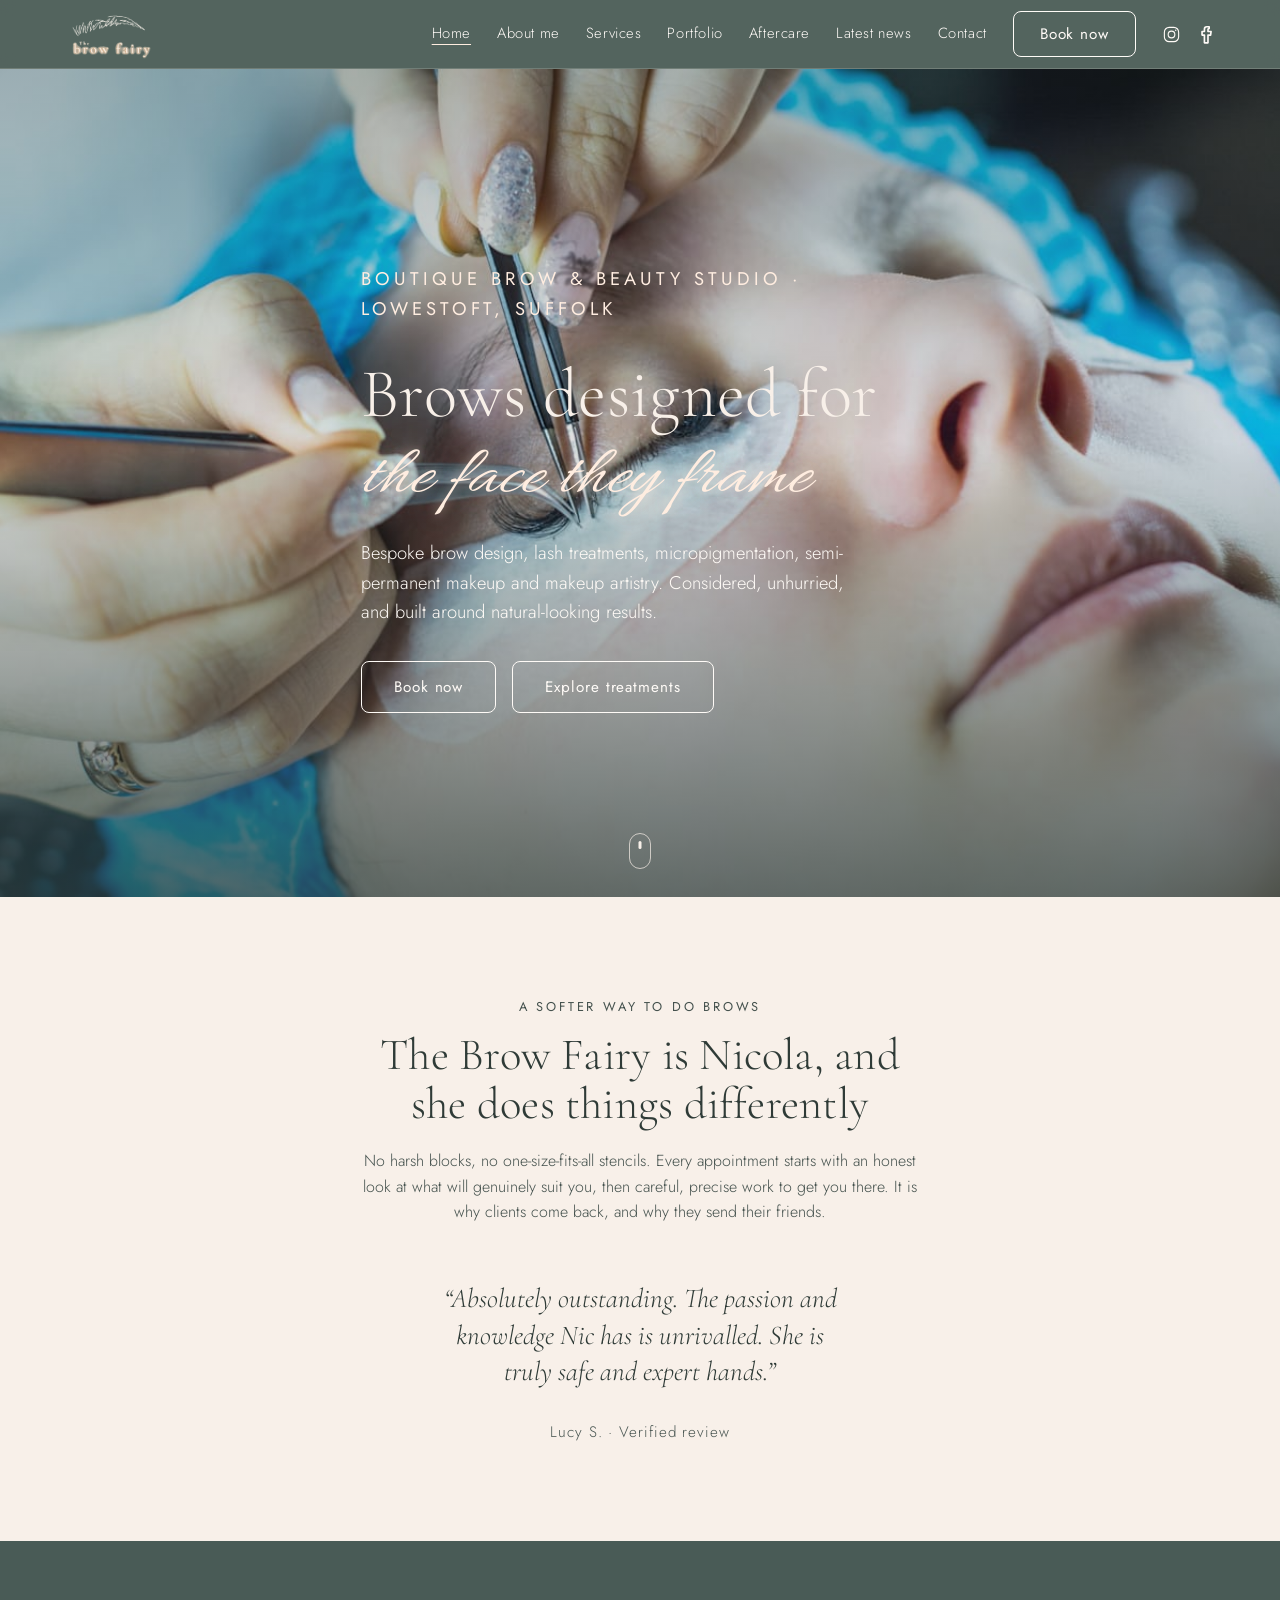
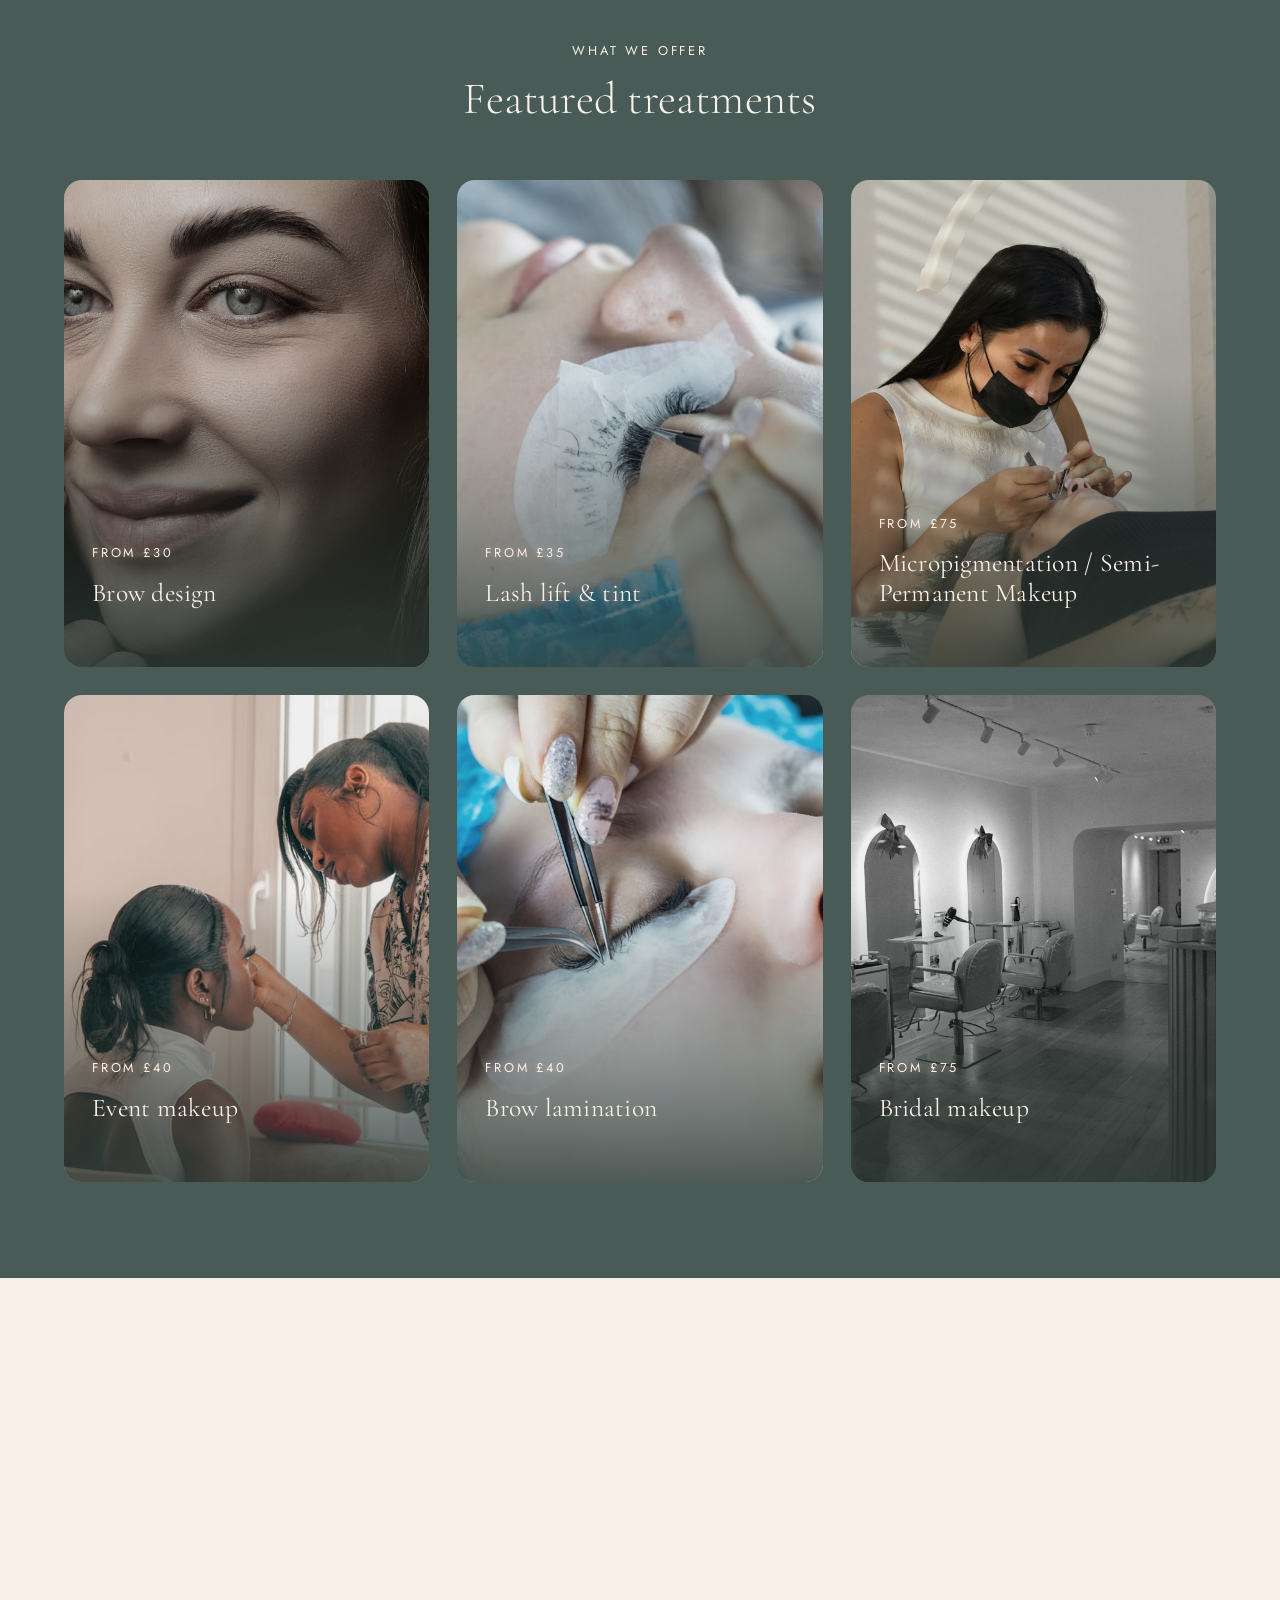
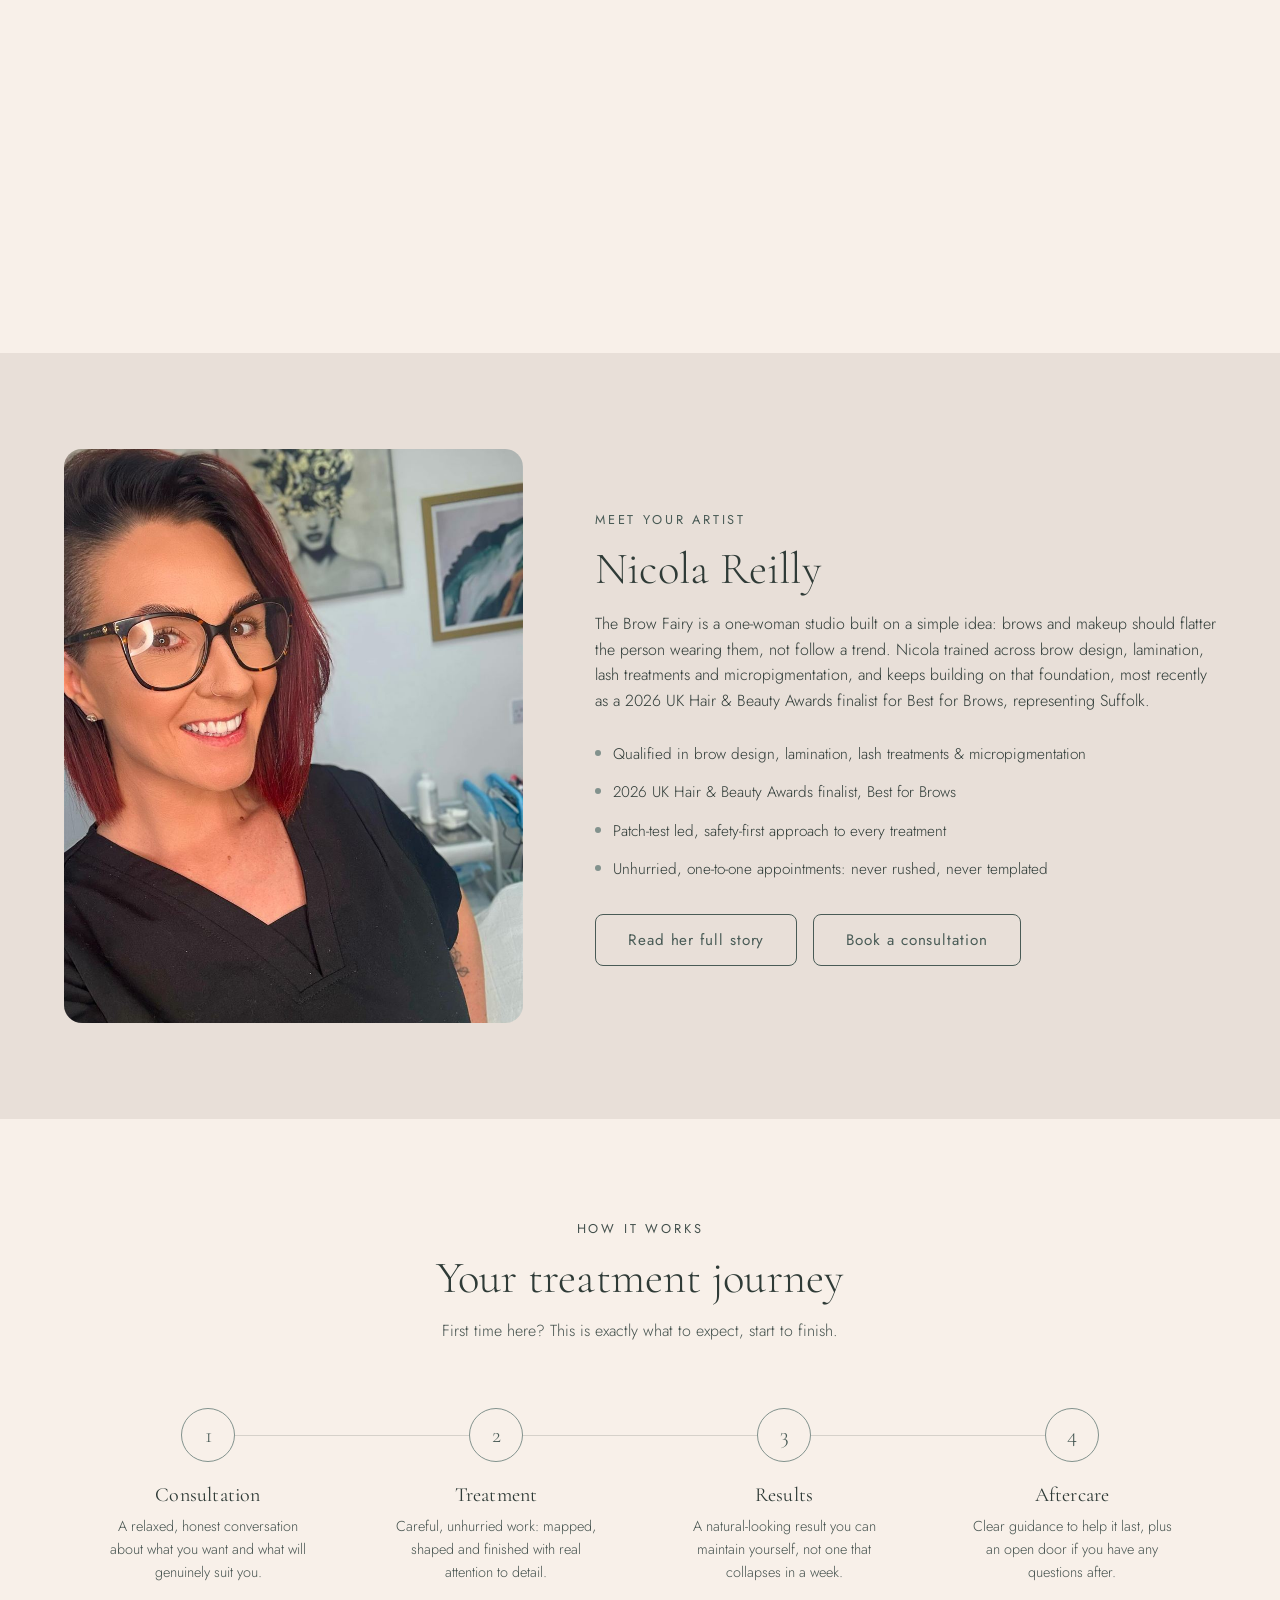
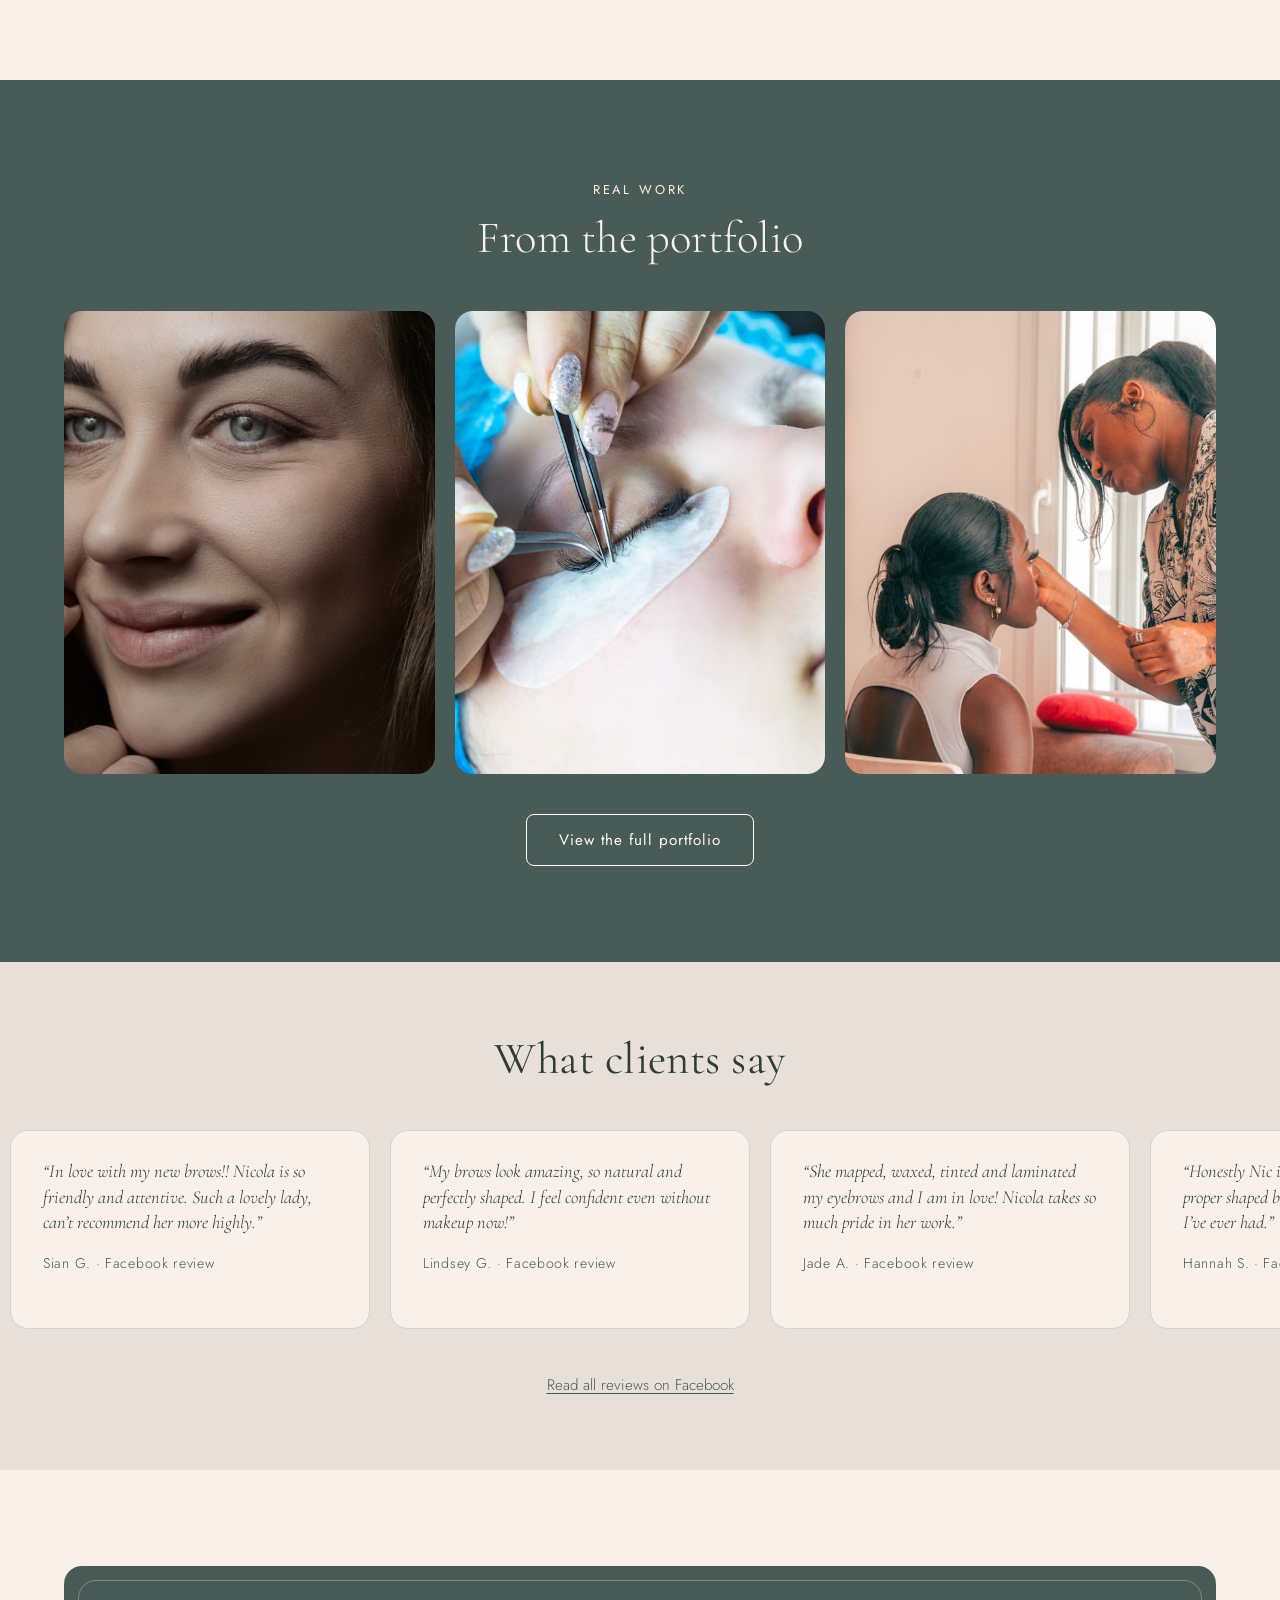
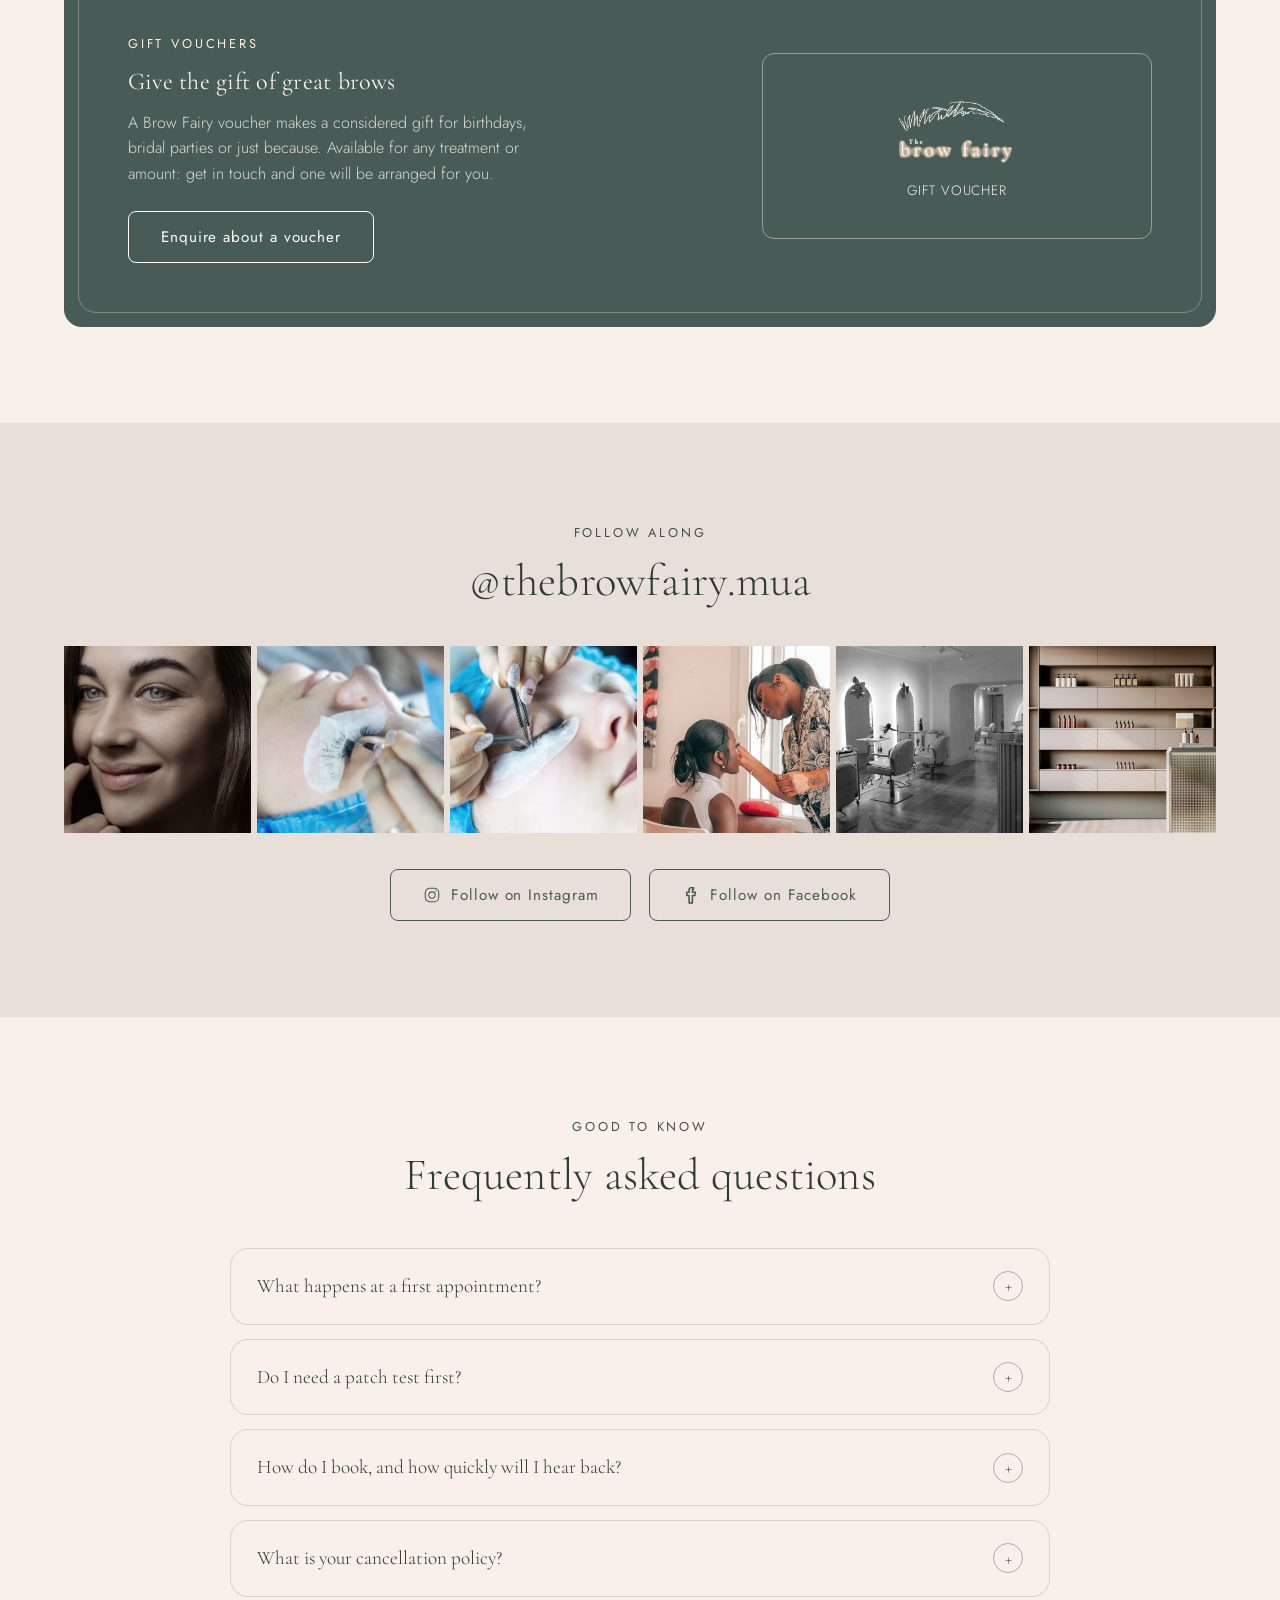
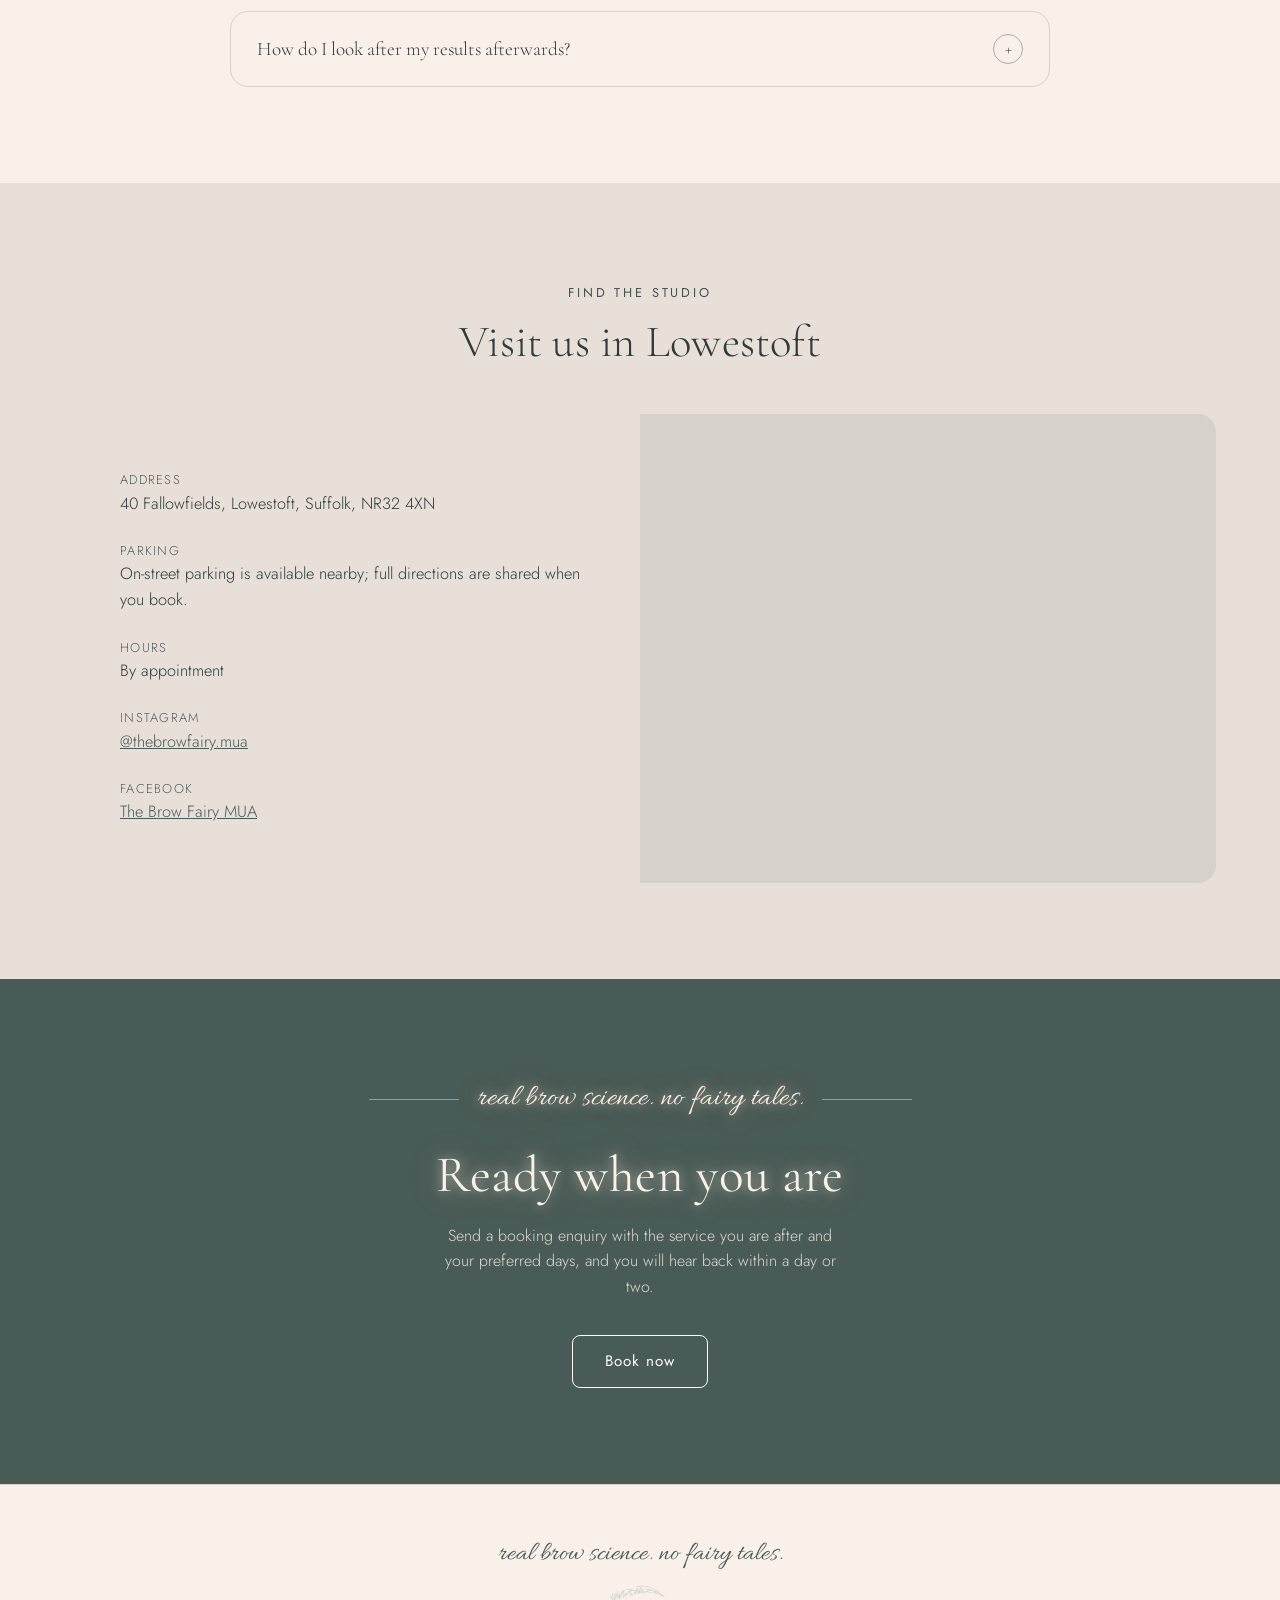
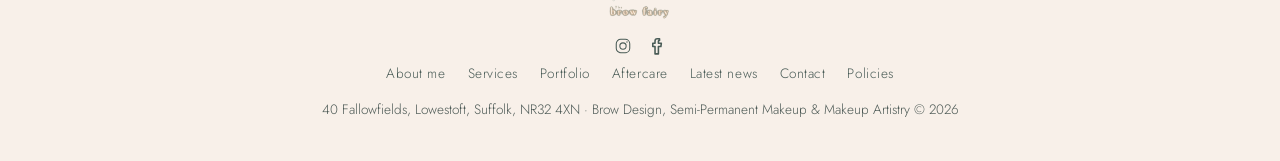
<file: index.html>
<!DOCTYPE html>
<html lang="en">
<head>
<meta charset="UTF-8">
<meta name="viewport" content="width=device-width, initial-scale=1.0">
<title>The Brow Fairy | Boutique Brow, Lash &amp; Makeup Studio, Lowestoft</title>
<meta name="description" content="The Brow Fairy: a boutique brow design, lash, micropigmentation and makeup artistry studio in Lowestoft, Suffolk. Considered treatments, natural-looking results.">
<link rel="icon" type="image/jpeg" href="assets/logo.jpg">
<link rel="preconnect" href="https://fonts.googleapis.com">
<link rel="preconnect" href="https://fonts.gstatic.com" crossorigin>
<link href="https://fonts.googleapis.com/css2?family=Cormorant+Garamond:ital,wght@0,300;0,400;0,500;1,400&family=Jost:wght@300;400;500&family=Allura&display=swap" rel="stylesheet">
<link rel="stylesheet" href="styles.css">
</head>
<body>

<header>
  <div class="wrap nav">
    <a class="logo-link" href="index.html" aria-label="The Brow Fairy - home"><img src="assets/logo-nav.png" alt="The Brow Fairy logo"></a>
    <button class="nav-toggle" aria-label="Menu" aria-expanded="false"><span></span><span></span><span></span></button>
    <nav class="nav-links">
      <a href="index.html" class="active">Home</a>
      <a href="about.html">About me</a>
      <a href="services.html">Services</a>
      <a href="portfolio.html">Portfolio</a>
      <a href="aftercare.html">Aftercare</a>
      <a href="news.html">Latest news</a>
      <a href="contact.html">Contact</a>
      <a class="btn btn-light btn-nav" href="https://facesconsent.com/bookings/therealbeautyco" target="_blank" rel="noopener">Book now</a>
      <div class="nav-social"><a href="https://www.instagram.com/thebrowfairy.mua/" target="_blank" rel="noopener" aria-label="The Brow Fairy on Instagram"><svg viewBox="0 0 24 24"><rect x="3" y="3" width="18" height="18" rx="6"/><circle cx="12" cy="12" r="4.2"/><circle class="dot" cx="17.3" cy="6.7" r="0.9"/></svg></a><a href="https://www.facebook.com/browfairymua" target="_blank" rel="noopener" aria-label="The Brow Fairy on Facebook"><svg viewBox="7.5 7 10.5 16"><path d="M15 8.5h-2c-1.1 0-2 .9-2 2v2H9v3h2v6.5h3V15.5h2.2l.4-3H14v-1.8c0-.4.3-.7.7-.7H15V8.5z"/></svg></a></div>
    </nav>
  </div>
</header>

<main>

  <!-- Hero -->
  <section class="hero-full">
    <div class="hero-full-media img-reveal">
      <!-- Sourced from Unsplash (free licence): a beautician applying eyelash extensions -->
      <img src="assets/photos/lash-treatment-2.jpg" alt="Close-up of a lash treatment in progress at a beauty studio" loading="eager">
    </div>
    <div class="wrap">
      <div class="hero-full-content">
        <p class="eyebrow on-dark reveal">Boutique brow &amp; beauty studio &middot; Lowestoft, Suffolk</p>
        <h1 class="display-heading reveal">Brows designed for <em class="script" style="font-size: 1em; color: var(--champagne);">the face they frame</em></h1>
        <p class="reveal">Bespoke brow design, lash treatments, micropigmentation, semi-permanent makeup and makeup artistry. Considered, unhurried, and built around natural-looking results.</p>
        <div class="hero-ctas reveal">
          <a class="btn btn-light" href="https://facesconsent.com/bookings/therealbeautyco" target="_blank" rel="noopener">Book now</a>
          <a class="btn btn-light" href="#treatments">Explore treatments</a>
        </div>
      </div>
    </div>
    <span class="scroll-cue" aria-hidden="true"></span>
  </section>

  <!-- Introduction -->
  <section>
    <div class="wrap">
      <div class="section-head reveal" style="text-align: center; margin: 0 auto 56px; max-width: 62ch;">
        <p class="eyebrow" style="text-align: center;">A softer way to do brows</p>
        <h2 class="display-heading" style="font-size: clamp(2rem, 3.6vw, 2.8rem);">The Brow Fairy is Nicola, and she does things differently</h2>
        <p style="margin-top: 20px;">No harsh blocks, no one-size-fits-all stencils. Every appointment starts with an honest look at what will genuinely suit you, then careful, precise work to get you there. It is why clients come back, and why they send their friends.</p>
      </div>
      <div class="quote reveal" style="max-width: 56ch; margin: 0 auto;">
        <blockquote style="font-size: clamp(1.3rem, 2.4vw, 1.7rem);">&ldquo;Absolutely outstanding. The passion and knowledge Nic has is unrivalled. She is truly safe and expert hands.&rdquo;</blockquote>
        <cite>Lucy S. &middot; Verified review</cite>
      </div>
    </div>
  </section>

  <!-- Featured Treatments -->
  <section id="treatments" class="section-dark">
    <div class="wrap">
      <div class="section-head reveal" style="text-align: center; margin: 0 auto 56px;">
        <p class="eyebrow on-dark" style="text-align: center;">What we offer</p>
        <h2 class="display-heading" style="font-size: clamp(2rem, 3.6vw, 2.8rem);">Featured treatments</h2>
      </div>
      <div class="treatment-cards">
        <a class="treatment-card reveal" href="services.html#brows-pricing">
          <img src="assets/photos/client-portrait.jpg" alt="Close-up portrait showing beautifully shaped, natural eyebrows" loading="lazy">
          <div class="treatment-card-body">
            <p class="eyebrow">From &pound;30</p>
            <h3>Brow design</h3>
            <span>Discover more &rarr;</span>
          </div>
        </a>
        <a class="treatment-card reveal" href="services.html#brows-pricing">
          <img src="assets/photos/lash-treatment-1.jpg" alt="Beautician applying a lash treatment in a calm studio setting" loading="lazy">
          <div class="treatment-card-body">
            <p class="eyebrow">From &pound;35</p>
            <h3>Lash lift &amp; tint</h3>
            <span>Discover more &rarr;</span>
          </div>
        </a>
        <a class="treatment-card reveal" href="services.html#micropigmentation-pricing">
          <!-- TODO: replace with a real micropigmentation result photo -->
          <img src="assets/photos/lash-treatment-3.jpg" alt="Precision beauty treatment being carried out in a studio" loading="lazy">
          <div class="treatment-card-body">
            <p class="eyebrow">From &pound;75</p>
            <h3>Micropigmentation / Semi-Permanent Makeup</h3>
            <span>Discover more &rarr;</span>
          </div>
        </a>
        <a class="treatment-card reveal" href="services.html#makeup-pricing">
          <img src="assets/photos/makeup-artist.jpg" alt="Makeup artist applying makeup to a client in a bright studio" loading="lazy">
          <div class="treatment-card-body">
            <p class="eyebrow">From &pound;40</p>
            <h3>Event makeup</h3>
            <span>Discover more &rarr;</span>
          </div>
        </a>
        <a class="treatment-card reveal" href="services.html#brows-pricing">
          <img src="assets/photos/lash-treatment-2.jpg" alt="Lash extension application, close-up detail shot" loading="lazy">
          <div class="treatment-card-body">
            <p class="eyebrow">From &pound;40</p>
            <h3>Brow lamination</h3>
            <span>Discover more &rarr;</span>
          </div>
        </a>
        <a class="treatment-card reveal" href="services.html#makeup-pricing">
          <img src="assets/photos/studio-interior.jpg" alt="Elegant, minimal treatment studio interior" loading="lazy">
          <div class="treatment-card-body">
            <p class="eyebrow">From &pound;75</p>
            <h3>Bridal makeup</h3>
            <span>Discover more &rarr;</span>
          </div>
        </a>
      </div>
    </div>
  </section>

  <!-- Why Choose Us -->
  <section>
    <div class="wrap">
      <div class="section-head reveal" style="text-align: center; margin: 0 auto 48px;">
        <p class="eyebrow" style="text-align: center;">Why choose us</p>
        <h2 class="display-heading" style="font-size: clamp(2rem, 3.6vw, 2.8rem);">Trust, built one appointment at a time</h2>
      </div>
      <div class="trust-strip reveal" style="margin-bottom: 72px;">
        <div class="trust-item">
          <div class="display-heading count-up" data-count-to="5">5&#9733;</div>
          <p>Client rated</p>
        </div>
        <div class="trust-item">
          <div class="display-heading count-up" data-count-to="2026">2026</div>
          <p>HBA Awards finalist</p>
        </div>
        <div class="trust-item">
          <div class="display-heading count-up" data-count-to="1">1:1</div>
          <p>Unhurried appointments</p>
        </div>
        <div class="trust-item">
          <div class="display-heading count-up" data-count-to="100">100%</div>
          <p>Consultation led</p>
        </div>
      </div>
      <div class="feature-list feature-list-centered">
        <div class="feature-item reveal">
          <div class="icon-circle" aria-hidden="true"><svg viewBox="0 0 32 32"><path d="M4 20c4-8 16-12 24-6"/><path d="M7 19l3-5M11 16.5l3-5M15.5 14.5l2.5-4.5M20 13l2-4"/></svg></div>
          <h3>Bespoke, not templated</h3>
          <p>Every shape is mapped to your bone structure and features, never a stencil pulled off a shelf.</p>
        </div>
        <div class="feature-item reveal">
          <div class="icon-circle" aria-hidden="true"><svg viewBox="0 0 32 32"><circle cx="16" cy="16" r="10"/><path d="M16 10v6l4 3"/></svg></div>
          <h3>Time to talk it through</h3>
          <p>Every appointment opens with an honest consultation, so nothing is rushed and nothing is a surprise.</p>
        </div>
        <div class="feature-item reveal">
          <div class="icon-circle" aria-hidden="true"><svg viewBox="0 0 32 32"><path d="M16 26c-1.8-3.4-9-5.4-9-11 0-3 2.2-5 4.8-5 1.7 0 3.2 1 4.2 2.5 1-1.5 2.5-2.5 4.2-2.5 2.6 0 4.8 2 4.8 5 0 5.6-7.2 7.6-9 11z"/></svg></div>
          <h3>Aftercare that actually helps</h3>
          <p>Clear, considered guidance after every treatment: not an afterthought, a proper part of the service.</p>
        </div>
      </div>
    </div>
  </section>

  <!-- Meet Your Artist -->
  <section style="background: var(--linen);">
    <div class="wrap artist-split">
      <!-- TODO: replace with a professional portrait of Nicola (portrait, about 900x1125) -->
      <div class="artist-photo reveal"><img src="assets/nicola-portrait.jpg" alt="Nicola Reilly, The Brow Fairy" loading="lazy"></div>
      <div class="reveal">
        <p class="eyebrow">Meet your artist</p>
        <h2 class="display-heading" style="font-size: clamp(2rem, 3.6vw, 2.8rem);">Nicola Reilly</h2>
        <p style="margin-top: 18px;">The Brow Fairy is a one-woman studio built on a simple idea: brows and makeup should flatter the person wearing them, not follow a trend. Nicola trained across brow design, lamination, lash treatments and micropigmentation, and keeps building on that foundation, most recently as a 2026 UK Hair &amp; Beauty Awards finalist for Best for Brows, representing Suffolk.</p>
        <ul class="artist-credentials">
          <li>Qualified in brow design, lamination, lash treatments &amp; micropigmentation</li>
          <li>2026 UK Hair &amp; Beauty Awards finalist, Best for Brows</li>
          <li>Patch-test led, safety-first approach to every treatment</li>
          <li>Unhurried, one-to-one appointments: never rushed, never templated</li>
        </ul>
        <div style="display: flex; gap: 16px; flex-wrap: wrap;">
          <a class="btn btn-dark" href="about.html">Read her full story</a>
          <a class="btn btn-dark" href="https://facesconsent.com/bookings/therealbeautyco" target="_blank" rel="noopener">Book a consultation</a>
        </div>
      </div>
    </div>
  </section>

  <!-- Treatment Journey -->
  <section>
    <div class="wrap">
      <div class="section-head reveal" style="text-align: center; margin: 0 auto 64px;">
        <p class="eyebrow" style="text-align: center;">How it works</p>
        <h2 class="display-heading" style="font-size: clamp(2rem, 3.6vw, 2.8rem);">Your treatment journey</h2>
        <p style="margin-top: 16px;">First time here? This is exactly what to expect, start to finish.</p>
      </div>
      <div class="journey reveal">
        <div class="journey-step">
          <div class="journey-number">1</div>
          <h3>Consultation</h3>
          <p>A relaxed, honest conversation about what you want and what will genuinely suit you.</p>
        </div>
        <div class="journey-step">
          <div class="journey-number">2</div>
          <h3>Treatment</h3>
          <p>Careful, unhurried work: mapped, shaped and finished with real attention to detail.</p>
        </div>
        <div class="journey-step">
          <div class="journey-number">3</div>
          <h3>Results</h3>
          <p>A natural-looking result you can maintain yourself, not one that collapses in a week.</p>
        </div>
        <div class="journey-step">
          <div class="journey-number">4</div>
          <h3>Aftercare</h3>
          <p>Clear guidance to help it last, plus an open door if you have any questions after.</p>
        </div>
      </div>
    </div>
  </section>

  <!-- Portfolio teaser -->
  <section class="section-dark">
    <div class="wrap">
      <div class="section-head reveal" style="text-align: center; margin: 0 auto 48px;">
        <p class="eyebrow on-dark" style="text-align: center;">Real work</p>
        <h2 class="display-heading" style="font-size: clamp(2rem, 3.6vw, 2.8rem);">From the portfolio</h2>
      </div>
      <div class="gallery-grid reveal" style="margin-bottom: 40px;">
        <div class="gallery-item" style="cursor: default;">
          <img src="assets/photos/client-portrait.jpg" alt="Natural, well-shaped brows" loading="lazy">
        </div>
        <div class="gallery-item" style="cursor: default;">
          <img src="assets/photos/lash-treatment-2.jpg" alt="Lash treatment detail" loading="lazy">
        </div>
        <div class="gallery-item" style="cursor: default;">
          <img src="assets/photos/makeup-artist.jpg" alt="Makeup artistry session" loading="lazy">
        </div>
      </div>
      <p style="text-align: center;"><a class="btn btn-light" href="portfolio.html">View the full portfolio</a></p>
    </div>
  </section>

  <!-- Testimonials -->
  <section class="reviews-band" aria-label="Client reviews" style="padding-left: 0; padding-right: 0;">
    <div class="wrap reveal">
      <h2 style="text-align: center;">What clients say</h2>
    </div>
    <!-- Excerpts from real client reviews (Facebook and verified bookings);
         source screenshots in Imagery/Testimonials -->
    <div class="reviews-track">
      <div class="reviews-group">
        <div class="review-card">
          <blockquote>&ldquo;In love with my new brows!! Nicola is so friendly and attentive. Such a lovely lady, can&rsquo;t recommend her more highly.&rdquo;</blockquote>
          <cite>Sian G. &middot; Facebook review</cite>
        </div>
        <div class="review-card">
          <blockquote>&ldquo;My brows look amazing, so natural and perfectly shaped. I feel confident even without makeup now!&rdquo;</blockquote>
          <cite>Lindsey G. &middot; Facebook review</cite>
        </div>
        <div class="review-card">
          <blockquote>&ldquo;She mapped, waxed, tinted and laminated my eyebrows and I am in love! Nicola takes so much pride in her work.&rdquo;</blockquote>
          <cite>Jade A. &middot; Facebook review</cite>
        </div>
        <div class="review-card">
          <blockquote>&ldquo;Honestly Nic is magic! It&rsquo;s so nice to have proper shaped brows now. The best lash lift I&rsquo;ve ever had.&rdquo;</blockquote>
          <cite>Hannah S. &middot; Facebook review</cite>
        </div>
        <div class="review-card">
          <blockquote>&ldquo;Lovely experience. She is so neat and such a perfectionist! In love with my new brows.&rdquo;</blockquote>
          <cite>Chelsea L. &middot; Facebook review</cite>
        </div>
        <div class="review-card">
          <blockquote>&ldquo;Getting up and going out with no make up but looking like some make up was sooo nice. Nicola made me feel very relaxed.&rdquo;</blockquote>
          <cite>Leanna N. &middot; Facebook review</cite>
        </div>
        <div class="review-card">
          <blockquote>&ldquo;Nic is incredible and massively makes you love the skin you&rsquo;re in!&rdquo;</blockquote>
          <cite>Emmalina M. &middot; Facebook review</cite>
        </div>
        <div class="review-card">
          <blockquote>&ldquo;Professional, fab makeup, really helps you with everything.&rdquo;</blockquote>
          <cite>Victoria H. &middot; Facebook review</cite>
        </div>
        <div class="review-card">
          <blockquote>&ldquo;The attention to detail and expertise truly transformed my brow game. I left feeling confident and refreshed, with perfectly shaped brows.&rdquo;</blockquote>
          <cite>Samantha G. &middot; Verified review</cite>
        </div>
        <div class="review-card">
          <blockquote>&ldquo;My lashes look fuller and more defined, and that&rsquo;s without wearing mascara! Professional, helpful and very welcoming.&rdquo;</blockquote>
          <cite>Beth W. &middot; Verified review</cite>
        </div>
        <div class="review-card">
          <blockquote>&ldquo;Absolutely outstanding. The passion and knowledge Nic has is unrivalled. She is truly safe and expert hands.&rdquo;</blockquote>
          <cite>Lucy S. &middot; Verified review</cite>
        </div>
        <div class="review-card">
          <blockquote>&ldquo;Have had my eyebrows done absolutely perfect and continuing to have treatments, so pleased with all treatments I have had done.&rdquo;</blockquote>
          <cite>Natalia H. &middot; Verified review</cite>
        </div>
      </div>
      <div class="reviews-group" aria-hidden="true">
        <div class="review-card">
          <blockquote>&ldquo;In love with my new brows!! Nicola is so friendly and attentive. Such a lovely lady, can&rsquo;t recommend her more highly.&rdquo;</blockquote>
          <cite>Sian G. &middot; Facebook review</cite>
        </div>
        <div class="review-card">
          <blockquote>&ldquo;My brows look amazing, so natural and perfectly shaped. I feel confident even without makeup now!&rdquo;</blockquote>
          <cite>Lindsey G. &middot; Facebook review</cite>
        </div>
        <div class="review-card">
          <blockquote>&ldquo;She mapped, waxed, tinted and laminated my eyebrows and I am in love! Nicola takes so much pride in her work.&rdquo;</blockquote>
          <cite>Jade A. &middot; Facebook review</cite>
        </div>
        <div class="review-card">
          <blockquote>&ldquo;Honestly Nic is magic! It&rsquo;s so nice to have proper shaped brows now. The best lash lift I&rsquo;ve ever had.&rdquo;</blockquote>
          <cite>Hannah S. &middot; Facebook review</cite>
        </div>
        <div class="review-card">
          <blockquote>&ldquo;Lovely experience. She is so neat and such a perfectionist! In love with my new brows.&rdquo;</blockquote>
          <cite>Chelsea L. &middot; Facebook review</cite>
        </div>
        <div class="review-card">
          <blockquote>&ldquo;Getting up and going out with no make up but looking like some make up was sooo nice. Nicola made me feel very relaxed.&rdquo;</blockquote>
          <cite>Leanna N. &middot; Facebook review</cite>
        </div>
        <div class="review-card">
          <blockquote>&ldquo;Nic is incredible and massively makes you love the skin you&rsquo;re in!&rdquo;</blockquote>
          <cite>Emmalina M. &middot; Facebook review</cite>
        </div>
        <div class="review-card">
          <blockquote>&ldquo;Professional, fab makeup, really helps you with everything.&rdquo;</blockquote>
          <cite>Victoria H. &middot; Facebook review</cite>
        </div>
        <div class="review-card">
          <blockquote>&ldquo;The attention to detail and expertise truly transformed my brow game. I left feeling confident and refreshed, with perfectly shaped brows.&rdquo;</blockquote>
          <cite>Samantha G. &middot; Verified review</cite>
        </div>
        <div class="review-card">
          <blockquote>&ldquo;My lashes look fuller and more defined, and that&rsquo;s without wearing mascara! Professional, helpful and very welcoming.&rdquo;</blockquote>
          <cite>Beth W. &middot; Verified review</cite>
        </div>
        <div class="review-card">
          <blockquote>&ldquo;Absolutely outstanding. The passion and knowledge Nic has is unrivalled. She is truly safe and expert hands.&rdquo;</blockquote>
          <cite>Lucy S. &middot; Verified review</cite>
        </div>
        <div class="review-card">
          <blockquote>&ldquo;Have had my eyebrows done absolutely perfect and continuing to have treatments, so pleased with all treatments I have had done.&rdquo;</blockquote>
          <cite>Natalia H. &middot; Verified review</cite>
        </div>
      </div>
    </div>
    <div class="wrap reviews-more reveal">
      <a href="https://www.facebook.com/browfairymua/reviews" rel="noopener">Read all reviews on Facebook</a>
    </div>
  </section>

  <!-- Gift Vouchers -->
  <section>
    <div class="wrap">
      <div class="voucher-panel reveal">
        <div>
          <p class="eyebrow on-dark">Gift vouchers</p>
          <h2>Give the gift of great brows</h2>
          <p>A Brow Fairy voucher makes a considered gift for birthdays, bridal parties or just because. Available for any treatment or amount: get in touch and one will be arranged for you.</p>
          <a class="btn btn-light" href="contact.html" style="margin-top: 24px; display: inline-block;">Enquire about a voucher</a>
        </div>
        <div class="voucher-figure">
          <img src="assets/logo-nav.png" alt="The Brow Fairy logo">
          <p>Gift voucher</p>
        </div>
      </div>
    </div>
  </section>

  <!-- Instagram -->
  <section style="background: var(--linen);">
    <div class="wrap">
      <div class="section-head reveal" style="text-align: center; margin: 0 auto 40px;">
        <p class="eyebrow" style="text-align: center;">Follow along</p>
        <h2 class="display-heading" style="font-size: clamp(2rem, 3.6vw, 2.8rem);">@thebrowfairy.mua</h2>
      </div>
      <div class="instagram-grid reveal" style="margin-bottom: 36px;">
        <a href="https://www.instagram.com/thebrowfairy.mua/" target="_blank" rel="noopener"><img src="assets/photos/client-portrait.jpg" alt="" loading="lazy"></a>
        <a href="https://www.instagram.com/thebrowfairy.mua/" target="_blank" rel="noopener"><img src="assets/photos/lash-treatment-1.jpg" alt="" loading="lazy"></a>
        <a href="https://www.instagram.com/thebrowfairy.mua/" target="_blank" rel="noopener"><img src="assets/photos/lash-treatment-2.jpg" alt="" loading="lazy"></a>
        <a href="https://www.instagram.com/thebrowfairy.mua/" target="_blank" rel="noopener"><img src="assets/photos/makeup-artist.jpg" alt="" loading="lazy"></a>
        <a href="https://www.instagram.com/thebrowfairy.mua/" target="_blank" rel="noopener"><img src="assets/photos/studio-interior.jpg" alt="" loading="lazy"></a>
        <a href="https://www.instagram.com/thebrowfairy.mua/" target="_blank" rel="noopener"><img src="assets/photos/studio-shelves.jpg" alt="" loading="lazy"></a>
      </div>
      <div class="social-cta-row reveal">
        <a class="btn btn-dark btn-icon" href="https://www.instagram.com/thebrowfairy.mua/" target="_blank" rel="noopener noreferrer"><svg viewBox="0 0 24 24"><rect x="3" y="3" width="18" height="18" rx="6"/><circle cx="12" cy="12" r="4.2"/><circle class="dot" cx="17.3" cy="6.7" r="0.9"/></svg>Follow on Instagram</a>
        <a class="btn btn-dark btn-icon" href="https://www.facebook.com/browfairymua" target="_blank" rel="noopener noreferrer"><svg viewBox="7.5 7 10.5 16"><path d="M15 8.5h-2c-1.1 0-2 .9-2 2v2H9v3h2v6.5h3V15.5h2.2l.4-3H14v-1.8c0-.4.3-.7.7-.7H15V8.5z"/></svg>Follow on Facebook</a>
      </div>
    </div>
  </section>

  <!-- FAQs -->
  <section>
    <div class="wrap">
      <div class="section-head reveal" style="text-align: center; margin: 0 auto 48px;">
        <p class="eyebrow" style="text-align: center;">Good to know</p>
        <h2 class="display-heading" style="font-size: clamp(2rem, 3.6vw, 2.8rem);">Frequently asked questions</h2>
      </div>
      <div class="faq-list reveal">
        <details class="faq-item">
          <summary>What happens at a first appointment?<span class="news-toggle" aria-hidden="true"></span></summary>
          <p>Every visit starts with a short, honest consultation, so the result suits your features and your routine. There is no obligation and no pressure; it is simply the best way to check we are a good fit.</p>
        </details>
        <details class="faq-item">
          <summary>Do I need a patch test first?<span class="news-toggle" aria-hidden="true"></span></summary>
          <p>Yes, a patch test is required at least 48 hours before your first tint, lamination or micropigmentation appointment. It is free and takes about 15 minutes. See the <a href="services.html#pricing" style="color: var(--forest);">pricing page</a> for details.</p>
        </details>
        <details class="faq-item">
          <summary>How do I book, and how quickly will I hear back?<span class="news-toggle" aria-hidden="true"></span></summary>
          <p>Book directly through the online booking system, or send an enquiry via the <a href="contact.html" style="color: var(--forest);">contact page</a> with the service you are after and your preferred days. You will typically hear back within a day or two.</p>
        </details>
        <details class="faq-item">
          <summary>What is your cancellation policy?<span class="news-toggle" aria-hidden="true"></span></summary>
          <p>Please give as much notice as you can if you need to rearrange. Full details on deposits, late cancellations and payments are on the <a href="policies.html" style="color: var(--forest);">policies page</a>.</p>
        </details>
        <details class="faq-item">
          <summary>How do I look after my results afterwards?<span class="news-toggle" aria-hidden="true"></span></summary>
          <p>Every treatment comes with clear aftercare guidance on the day. The <a href="aftercare.html" style="color: var(--forest);">aftercare hub</a> also has guides for each treatment, healing timelines and general do&rsquo;s and don&rsquo;ts.</p>
        </details>
      </div>
    </div>
  </section>

  <!-- Location -->
  <section style="background: var(--linen);">
    <div class="wrap">
      <div class="section-head reveal" style="text-align: center; margin: 0 auto 48px;">
        <p class="eyebrow" style="text-align: center;">Find the studio</p>
        <h2 class="display-heading" style="font-size: clamp(2rem, 3.6vw, 2.8rem);">Visit us in Lowestoft</h2>
      </div>
      <div class="location-grid reveal">
        <dl class="location-details">
          <dt>Address</dt>
          <dd>40 Fallowfields, Lowestoft, Suffolk, NR32 4XN</dd>
          <dt>Parking</dt>
          <dd>On-street parking is available nearby; full directions are shared when you book.</dd>
          <dt>Hours</dt>
          <dd>By appointment</dd>
          <dt>Instagram</dt>
          <dd><a href="https://www.instagram.com/thebrowfairy.mua/" target="_blank" rel="noopener noreferrer" style="color: var(--forest);">@thebrowfairy.mua</a></dd>
          <dt>Facebook</dt>
          <dd><a href="https://www.facebook.com/browfairymua" target="_blank" rel="noopener noreferrer" style="color: var(--forest);">The Brow Fairy MUA</a></dd>
        </dl>
        <div class="location-map">
          <iframe src="https://www.google.com/maps?q=40+Fallowfields,+Lowestoft,+Suffolk,+NR32+4XN&output=embed" loading="lazy" title="Map showing The Brow Fairy studio location" referrerpolicy="no-referrer-when-downgrade"></iframe>
        </div>
      </div>
    </div>
  </section>

  <section class="booking">
    <div class="wrap reveal">
      <div class="script-divider"><span class="script">real brow science. no fairy tales.</span></div>
      <h2>Ready when you are</h2>
      <p>Send a booking enquiry with the service you are after and your preferred days, and you will hear back within a day or two.</p>
      <a class="btn btn-light" href="https://facesconsent.com/bookings/therealbeautyco" target="_blank" rel="noopener">Book now</a>
    </div>
  </section>

</main>

<footer>
  <div class="wrap">
    <div class="footer-tagline">real brow science. no fairy tales.</div>
    <a class="footer-logo" href="index.html" aria-label="The Brow Fairy - home"><img src="assets/logo-nav.png" alt="The Brow Fairy logo"></a>
    <div class="footer-social">
      <a href="https://www.instagram.com/thebrowfairy.mua/" target="_blank" rel="noopener noreferrer" aria-label="The Brow Fairy on Instagram"><svg viewBox="0 0 24 24"><rect x="3" y="3" width="18" height="18" rx="6"/><circle cx="12" cy="12" r="4.2"/><circle class="dot" cx="17.3" cy="6.7" r="0.9"/></svg></a>
      <a href="https://www.facebook.com/browfairymua" target="_blank" rel="noopener noreferrer" aria-label="The Brow Fairy on Facebook"><svg viewBox="7.5 7 10.5 16"><path d="M15 8.5h-2c-1.1 0-2 .9-2 2v2H9v3h2v6.5h3V15.5h2.2l.4-3H14v-1.8c0-.4.3-.7.7-.7H15V8.5z"/></svg></a>
    </div>
    <nav class="footer-links">
      <a href="about.html">About me</a>
      <a href="services.html">Services</a>
      <a href="portfolio.html">Portfolio</a>
      <a href="aftercare.html">Aftercare</a>
      <a href="news.html">Latest news</a>
      <a href="contact.html">Contact</a>
      <a href="policies.html">Policies</a>
    </nav>
    40 Fallowfields, Lowestoft, Suffolk, NR32 4XN &middot; Brow Design, Semi-Permanent Makeup &amp; Makeup Artistry &copy; 2026
  </div>
</footer>

<script src="site.js"></script>
</body>
</html>
</file>
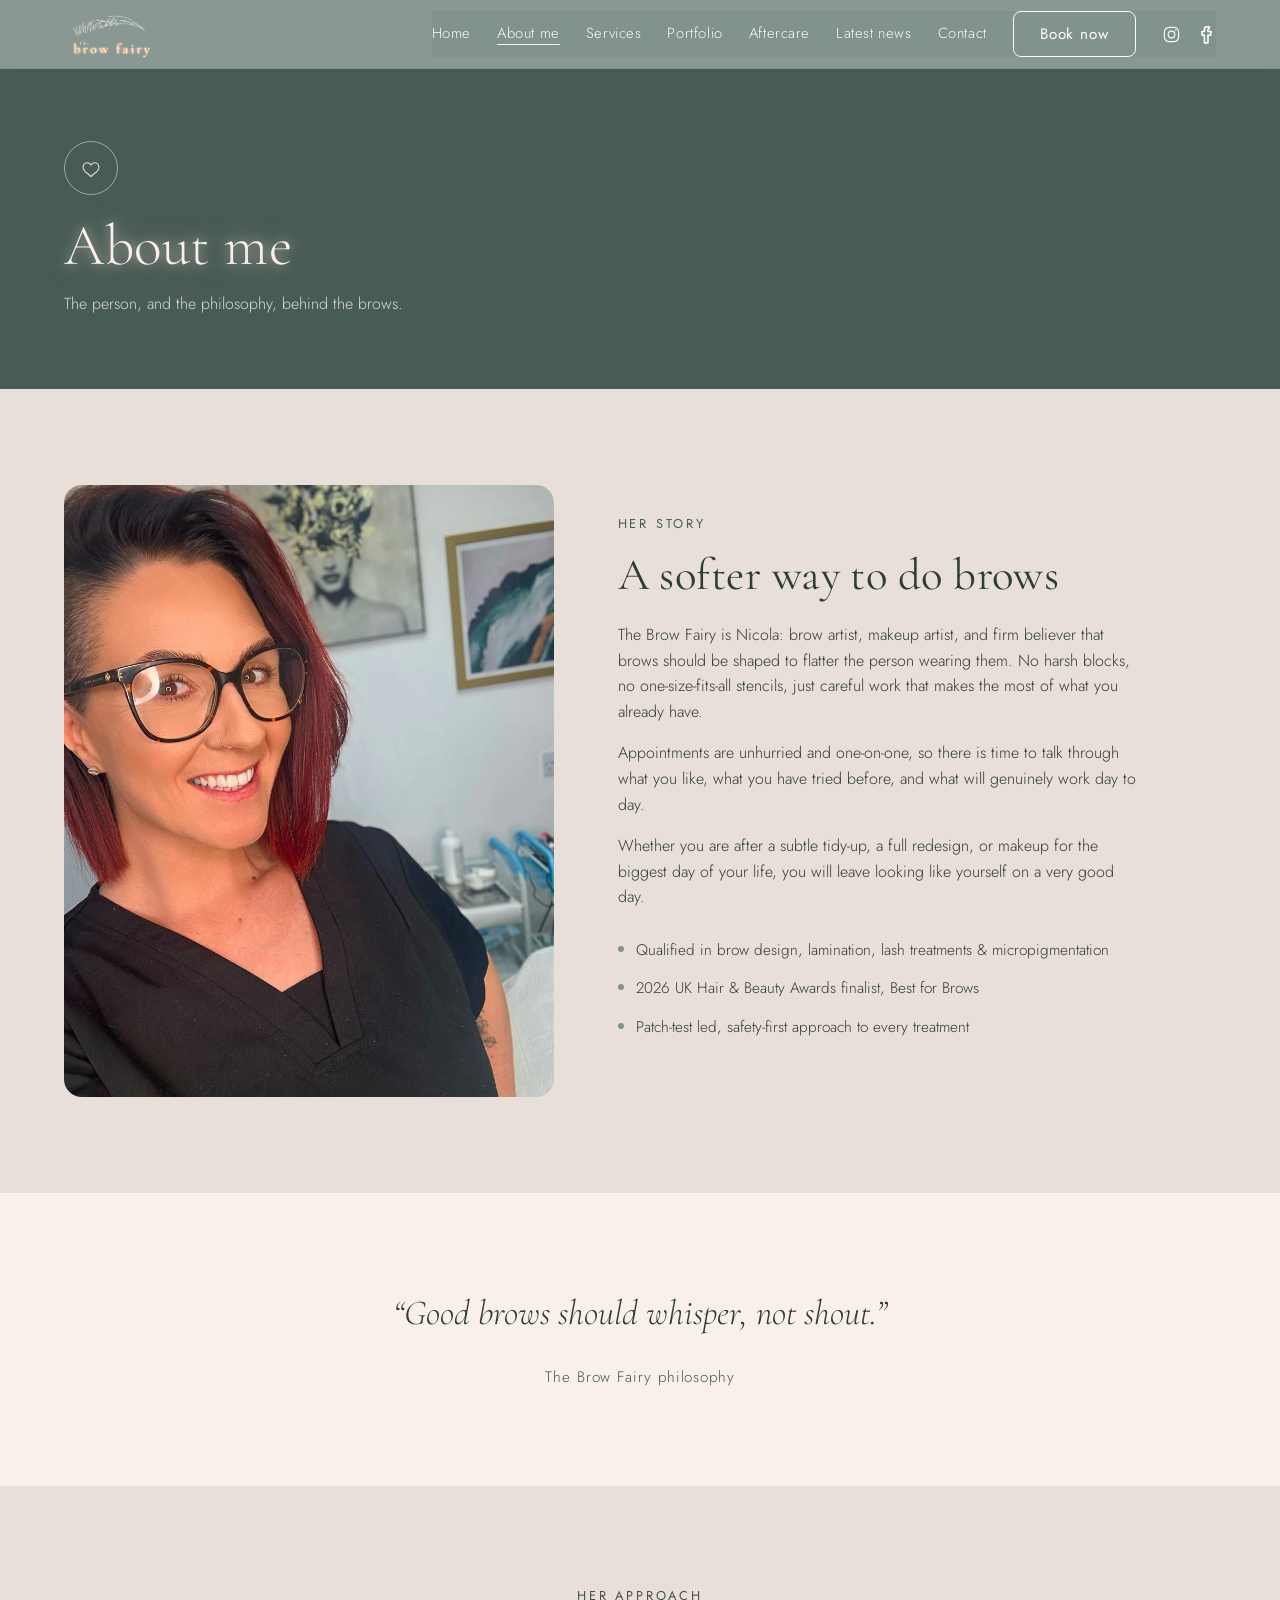
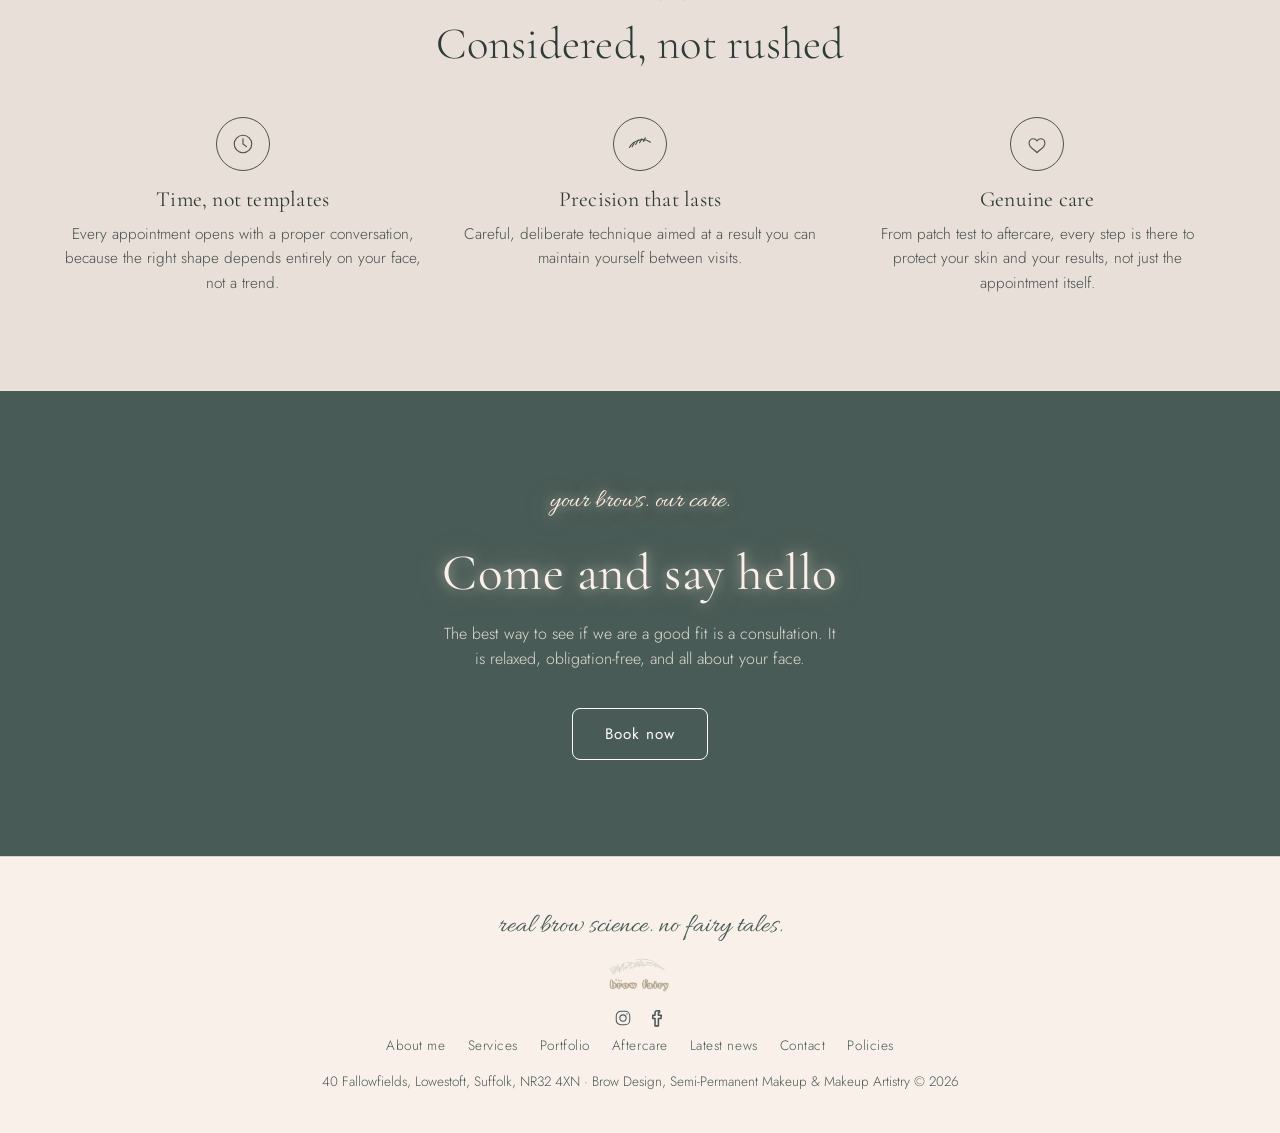
<file: about.html>
<!DOCTYPE html>
<html lang="en">
<head>
<meta charset="UTF-8">
<meta name="viewport" content="width=device-width, initial-scale=1.0">
<title>About me | The Brow Fairy</title>
<meta name="description" content="Meet the artist behind The Brow Fairy: a softer, tailored approach to brow design, semi-permanent makeup and makeup artistry.">
<link rel="icon" type="image/jpeg" href="assets/logo.jpg">
<link rel="preconnect" href="https://fonts.googleapis.com">
<link rel="preconnect" href="https://fonts.gstatic.com" crossorigin>
<link href="https://fonts.googleapis.com/css2?family=Cormorant+Garamond:ital,wght@0,300;0,400;0,500;1,400&family=Jost:wght@300;400;500&family=Allura&display=swap" rel="stylesheet">
<link rel="stylesheet" href="styles.css">
</head>
<body class="header-swap">

<header>
  <div class="wrap nav">
    <a class="logo-link" href="index.html" aria-label="The Brow Fairy - home"><img src="assets/logo-nav.png" alt="The Brow Fairy logo"></a>
    <button class="nav-toggle" aria-label="Menu" aria-expanded="false"><span></span><span></span><span></span></button>
    <nav class="nav-links">
      <a href="index.html">Home</a>
      <a href="about.html" class="active">About me</a>
      <a href="services.html">Services</a>
      <a href="portfolio.html">Portfolio</a>
      <a href="aftercare.html">Aftercare</a>
      <a href="news.html">Latest news</a>
      <a href="contact.html">Contact</a>
      <a class="btn btn-light btn-nav" href="https://facesconsent.com/bookings/therealbeautyco" target="_blank" rel="noopener">Book now</a>
      <div class="nav-social"><a href="https://www.instagram.com/thebrowfairy.mua/" target="_blank" rel="noopener" aria-label="The Brow Fairy on Instagram"><svg viewBox="0 0 24 24"><rect x="3" y="3" width="18" height="18" rx="6"/><circle cx="12" cy="12" r="4.2"/><circle class="dot" cx="17.3" cy="6.7" r="0.9"/></svg></a><a href="https://www.facebook.com/browfairymua" target="_blank" rel="noopener" aria-label="The Brow Fairy on Facebook"><svg viewBox="7.5 7 10.5 16"><path d="M15 8.5h-2c-1.1 0-2 .9-2 2v2H9v3h2v6.5h3V15.5h2.2l.4-3H14v-1.8c0-.4.3-.7.7-.7H15V8.5z"/></svg></a></div>
    </nav>
  </div>
</header>

<main>

  <div class="page-band">
    <div class="wrap">
      <div class="icon-circle" aria-hidden="true"><svg viewBox="0 0 32 32"><path d="M16 26c-1.8-3.4-9-5.4-9-11 0-3 2.2-5 4.8-5 1.7 0 3.2 1 4.2 2.5 1-1.5 2.5-2.5 4.2-2.5 2.6 0 4.8 2 4.8 5 0 5.6-7.2 7.6-9 11z"/></svg></div>
      <h1>About me</h1>
      <p>The person, and the philosophy, behind the brows.</p>
    </div>
  </div>

  <section class="split">
    <div class="wrap split-grid">
      <div class="split-photo reveal"><img src="assets/nicola-portrait.jpg" alt="Nicola Reilly, The Brow Fairy" loading="lazy"></div>
      <div class="reveal">
        <p class="eyebrow">Her story</p>
        <h2>A softer way to do brows</h2>
        <!-- TODO: add Nicola's training and story when she wants to expand this -->
        <p>The Brow Fairy is Nicola: brow artist, makeup artist, and firm believer that brows should be shaped to flatter the person wearing them. No harsh blocks, no one-size-fits-all stencils, just careful work that makes the most of what you already have.</p>
        <p>Appointments are unhurried and one-on-one, so there is time to talk through what you like, what you have tried before, and what will genuinely work day to day.</p>
        <p>Whether you are after a subtle tidy-up, a full redesign, or makeup for the biggest day of your life, you will leave looking like yourself on a very good day.</p>
        <ul class="artist-credentials">
          <li>Qualified in brow design, lamination, lash treatments &amp; micropigmentation</li>
          <li>2026 UK Hair &amp; Beauty Awards finalist, Best for Brows</li>
          <li>Patch-test led, safety-first approach to every treatment</li>
        </ul>
      </div>
    </div>
  </section>

  <section class="quote">
    <div class="wrap reveal">
      <blockquote>&ldquo;Good brows should whisper, not shout.&rdquo;</blockquote>
      <cite>The Brow Fairy philosophy</cite>
    </div>
  </section>

  <section style="background: var(--linen);">
    <div class="wrap">
      <div class="section-head reveal" style="text-align: center; margin: 0 auto 48px;">
        <p class="eyebrow" style="text-align: center;">Her approach</p>
        <h2 class="display-heading" style="font-size: clamp(2rem, 3.6vw, 2.8rem);">Considered, not rushed</h2>
      </div>
      <div class="feature-list feature-list-centered">
        <div class="feature-item reveal">
          <div class="icon-circle" aria-hidden="true"><svg viewBox="0 0 32 32"><circle cx="16" cy="16" r="10"/><path d="M16 10v6l4 3"/></svg></div>
          <h3>Time, not templates</h3>
          <p>Every appointment opens with a proper conversation, because the right shape depends entirely on your face, not a trend.</p>
        </div>
        <div class="feature-item reveal">
          <div class="icon-circle" aria-hidden="true"><svg viewBox="0 0 32 32"><path d="M4 20c4-8 16-12 24-6"/><path d="M7 19l3-5M11 16.5l3-5M15.5 14.5l2.5-4.5M20 13l2-4"/></svg></div>
          <h3>Precision that lasts</h3>
          <p>Careful, deliberate technique aimed at a result you can maintain yourself between visits.</p>
        </div>
        <div class="feature-item reveal">
          <div class="icon-circle" aria-hidden="true"><svg viewBox="0 0 32 32"><path d="M16 26c-1.8-3.4-9-5.4-9-11 0-3 2.2-5 4.8-5 1.7 0 3.2 1 4.2 2.5 1-1.5 2.5-2.5 4.2-2.5 2.6 0 4.8 2 4.8 5 0 5.6-7.2 7.6-9 11z"/></svg></div>
          <h3>Genuine care</h3>
          <p>From patch test to aftercare, every step is there to protect your skin and your results, not just the appointment itself.</p>
        </div>
      </div>
    </div>
  </section>

  <section class="booking">
    <div class="wrap reveal">
      <div class="oval-badge">your brows. our care.</div>
      <h2>Come and say hello</h2>
      <p>The best way to see if we are a good fit is a consultation. It is relaxed, obligation-free, and all about your face.</p>
      <a class="btn btn-light" href="https://facesconsent.com/bookings/therealbeautyco" target="_blank" rel="noopener">Book now</a>
    </div>
  </section>

</main>

<footer>
  <div class="wrap">
    <div class="footer-tagline">real brow science. no fairy tales.</div>
    <a class="footer-logo" href="index.html" aria-label="The Brow Fairy - home"><img src="assets/logo-nav.png" alt="The Brow Fairy logo"></a>
    <div class="footer-social">
      <a href="https://www.instagram.com/thebrowfairy.mua/" target="_blank" rel="noopener noreferrer" aria-label="The Brow Fairy on Instagram"><svg viewBox="0 0 24 24"><rect x="3" y="3" width="18" height="18" rx="6"/><circle cx="12" cy="12" r="4.2"/><circle class="dot" cx="17.3" cy="6.7" r="0.9"/></svg></a>
      <a href="https://www.facebook.com/browfairymua" target="_blank" rel="noopener noreferrer" aria-label="The Brow Fairy on Facebook"><svg viewBox="7.5 7 10.5 16"><path d="M15 8.5h-2c-1.1 0-2 .9-2 2v2H9v3h2v6.5h3V15.5h2.2l.4-3H14v-1.8c0-.4.3-.7.7-.7H15V8.5z"/></svg></a>
    </div>
    <nav class="footer-links">
      <a href="about.html">About me</a>
      <a href="services.html">Services</a>
      <a href="portfolio.html">Portfolio</a>
      <a href="aftercare.html">Aftercare</a>
      <a href="news.html">Latest news</a>
      <a href="contact.html">Contact</a>
      <a href="policies.html">Policies</a>
    </nav>
    40 Fallowfields, Lowestoft, Suffolk, NR32 4XN &middot; Brow Design, Semi-Permanent Makeup &amp; Makeup Artistry &copy; 2026
  </div>
</footer>

<script src="site.js"></script>
</body>
</html>
</file>
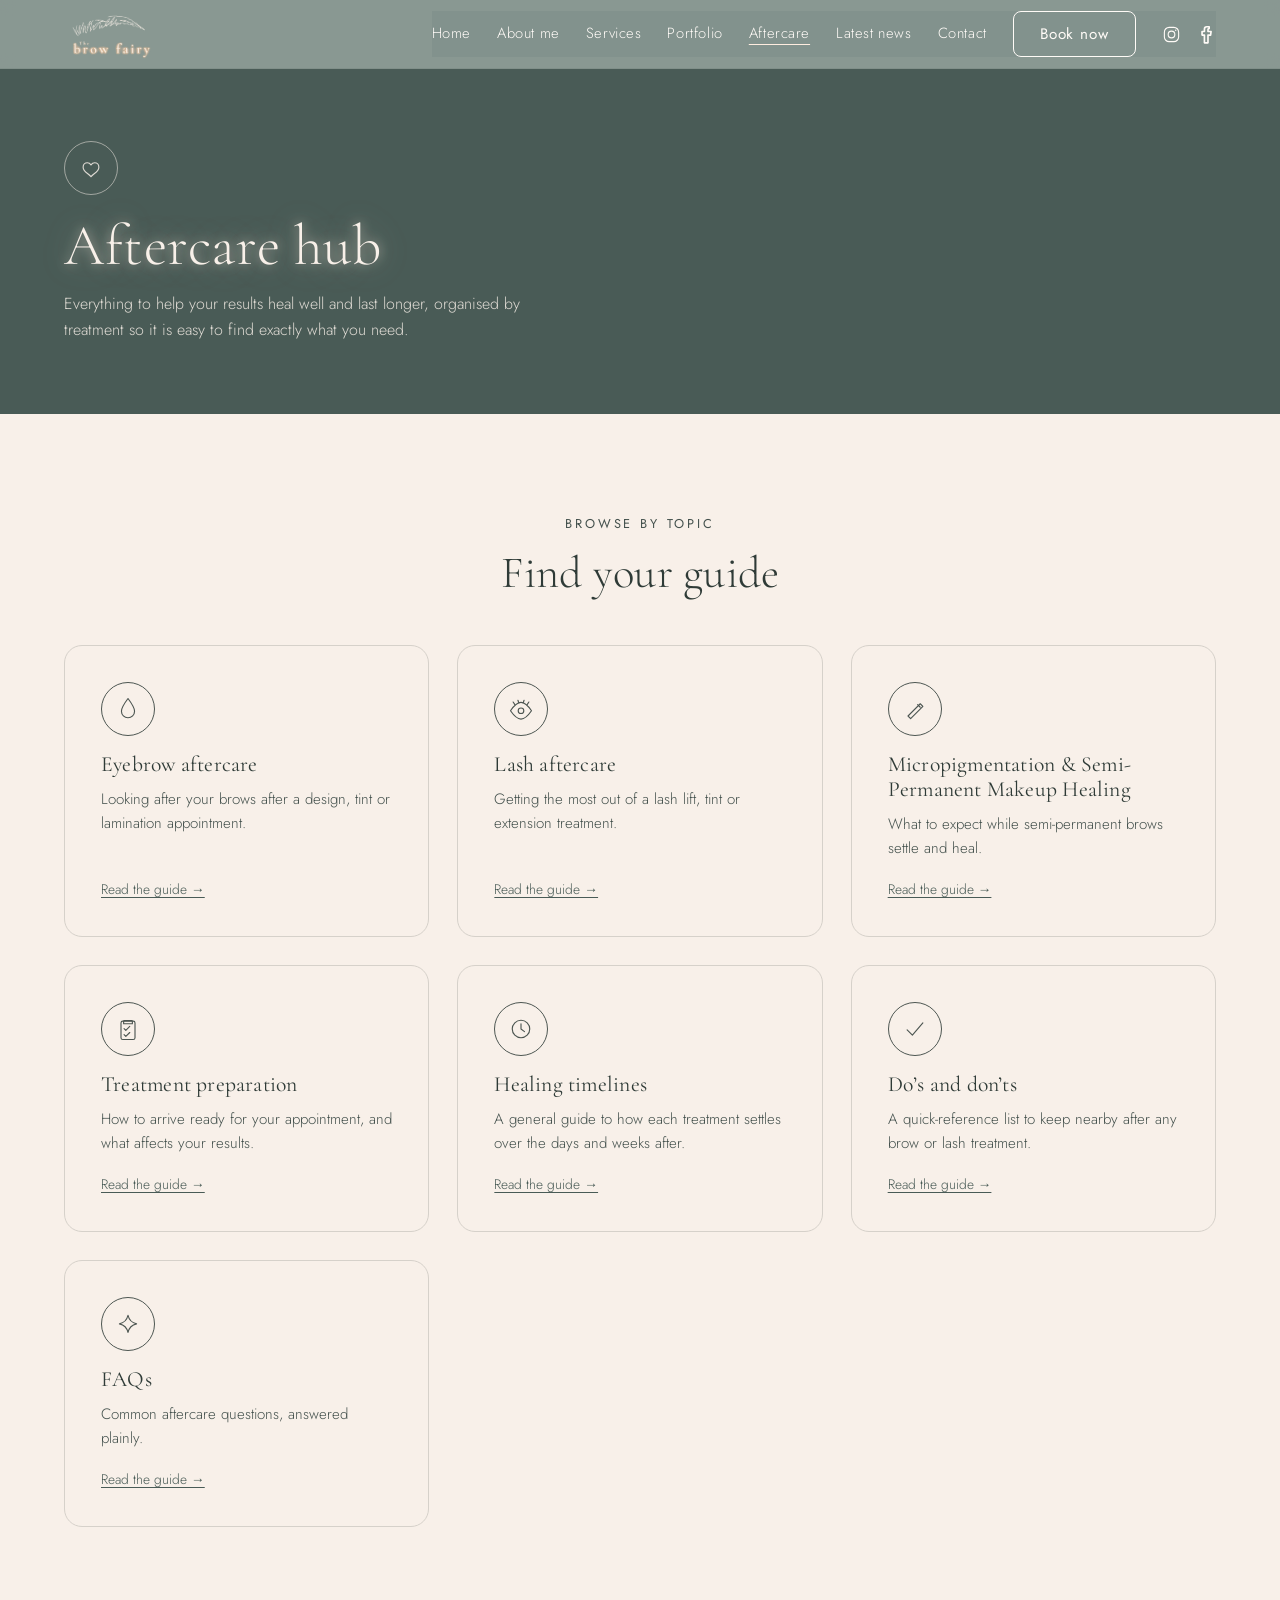
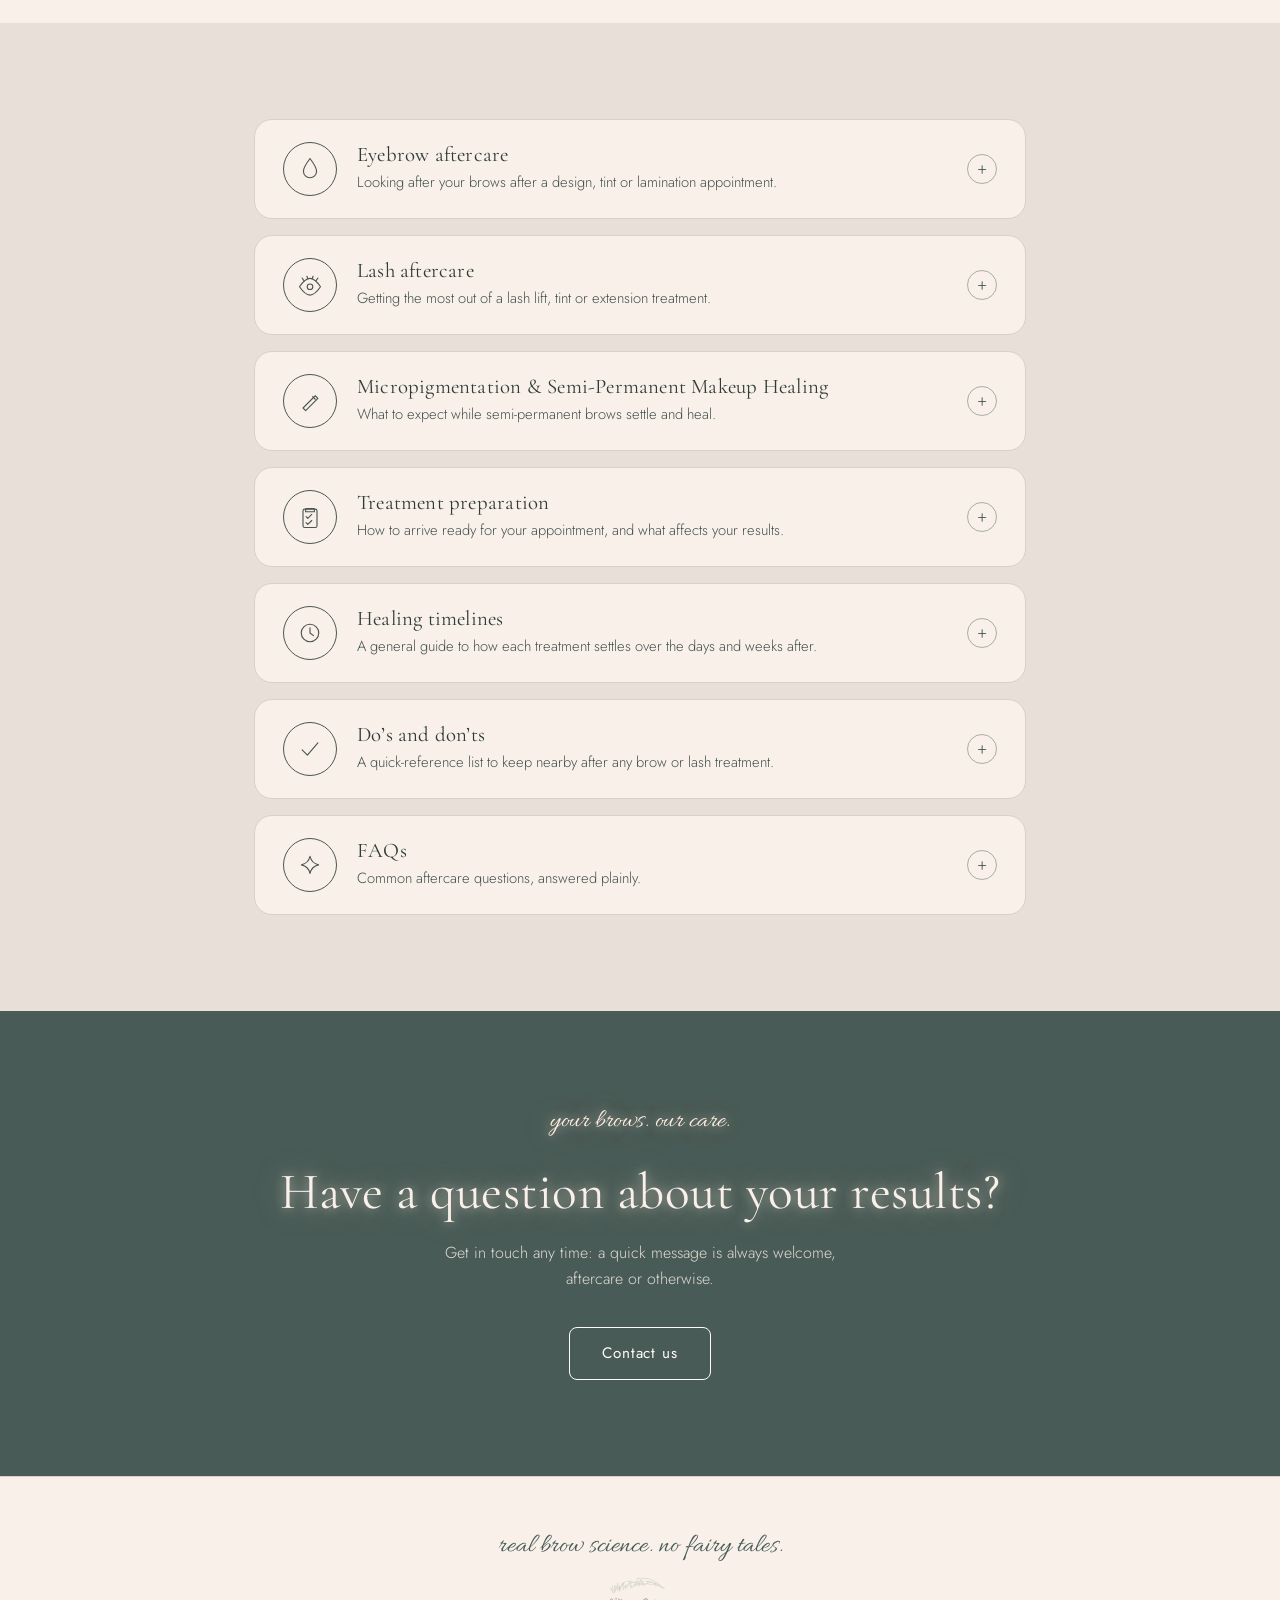
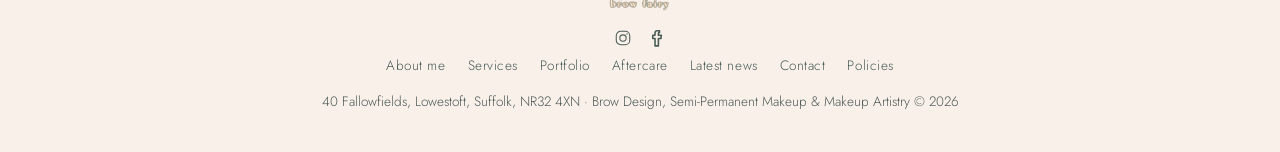
<file: aftercare.html>
<!DOCTYPE html>
<html lang="en">
<head>
<meta charset="UTF-8">
<meta name="viewport" content="width=device-width, initial-scale=1.0">
<title>Aftercare hub | The Brow Fairy</title>
<meta name="description" content="Aftercare guidance for brow, lash, micropigmentation and makeup treatments at The Brow Fairy: healing timelines, do's and don'ts, and general advice.">
<link rel="icon" type="image/jpeg" href="assets/logo.jpg">
<link rel="preconnect" href="https://fonts.googleapis.com">
<link rel="preconnect" href="https://fonts.gstatic.com" crossorigin>
<link href="https://fonts.googleapis.com/css2?family=Cormorant+Garamond:ital,wght@0,300;0,400;0,500;1,400&family=Jost:wght@300;400;500&family=Allura&display=swap" rel="stylesheet">
<link rel="stylesheet" href="styles.css">
</head>
<body class="header-swap">

<header>
  <div class="wrap nav">
    <a class="logo-link" href="index.html" aria-label="The Brow Fairy - home"><img src="assets/logo-nav.png" alt="The Brow Fairy logo"></a>
    <button class="nav-toggle" aria-label="Menu" aria-expanded="false"><span></span><span></span><span></span></button>
    <nav class="nav-links">
      <a href="index.html">Home</a>
      <a href="about.html">About me</a>
      <a href="services.html">Services</a>
      <a href="portfolio.html">Portfolio</a>
      <a href="aftercare.html" class="active">Aftercare</a>
      <a href="news.html">Latest news</a>
      <a href="contact.html">Contact</a>
      <a class="btn btn-light btn-nav" href="https://facesconsent.com/bookings/therealbeautyco" target="_blank" rel="noopener">Book now</a>
      <div class="nav-social"><a href="https://www.instagram.com/thebrowfairy.mua/" target="_blank" rel="noopener" aria-label="The Brow Fairy on Instagram"><svg viewBox="0 0 24 24"><rect x="3" y="3" width="18" height="18" rx="6"/><circle cx="12" cy="12" r="4.2"/><circle class="dot" cx="17.3" cy="6.7" r="0.9"/></svg></a><a href="https://www.facebook.com/browfairymua" target="_blank" rel="noopener" aria-label="The Brow Fairy on Facebook"><svg viewBox="7.5 7 10.5 16"><path d="M15 8.5h-2c-1.1 0-2 .9-2 2v2H9v3h2v6.5h3V15.5h2.2l.4-3H14v-1.8c0-.4.3-.7.7-.7H15V8.5z"/></svg></a></div>
    </nav>
  </div>
</header>

<main>

  <div class="page-band">
    <div class="wrap">
      <div class="icon-circle" aria-hidden="true"><svg viewBox="0 0 32 32"><path d="M16 26c-1.8-3.4-9-5.4-9-11 0-3 2.2-5 4.8-5 1.7 0 3.2 1 4.2 2.5 1-1.5 2.5-2.5 4.2-2.5 2.6 0 4.8 2 4.8 5 0 5.6-7.2 7.6-9 11z"/></svg></div>
      <h1>Aftercare hub</h1>
      <p>Everything to help your results heal well and last longer, organised by treatment so it is easy to find exactly what you need.</p>
    </div>
  </div>

  <!-- TODO: when adding a new guide, add one .aftercare-card here (linking to a new #anchor)
       and one matching .guide-card <details id="anchor" name="aftercare-guides"> in the
       "Guides" section below. No other changes needed - the page is built to grow this way. -->
  <section>
    <div class="wrap">
      <div class="section-head reveal" style="text-align: center; margin: 0 auto 48px;">
        <p class="eyebrow" style="text-align: center;">Browse by topic</p>
        <h2 class="display-heading" style="font-size: clamp(2rem, 3.6vw, 2.8rem);">Find your guide</h2>
      </div>
      <div class="aftercare-grid">
        <a class="aftercare-card reveal" href="#eyebrow-aftercare">
          <div class="icon-circle" aria-hidden="true"><svg viewBox="0 0 32 32"><path d="M16 4c4.5 6 7.5 10.5 7.5 14.5a7.5 7.5 0 0 1-15 0C8.5 14.5 11.5 10 16 4z"/></svg></div>
          <h3>Eyebrow aftercare</h3>
          <p>Looking after your brows after a design, tint or lamination appointment.</p>
          <span class="service-tile-link">Read the guide &rarr;</span>
        </a>
        <a class="aftercare-card reveal" href="#lash-aftercare">
          <div class="icon-circle" aria-hidden="true"><svg viewBox="0 0 32 32"><path d="M4 18c4.5-6.5 9.5-9.5 12-9.5s7.5 3 12 9.5c-4.5 6.5-9.5 9.5-12 9.5S8.5 24.5 4 18z"/><circle cx="16" cy="18" r="3.2"/><path d="M9 11l-2-3M13.5 9l-1-3M18.5 9l1-3M23 11l2-3"/></svg></div>
          <h3>Lash aftercare</h3>
          <p>Getting the most out of a lash lift, tint or extension treatment.</p>
          <span class="service-tile-link">Read the guide &rarr;</span>
        </a>
        <a class="aftercare-card reveal" href="#micropigmentation-healing">
          <div class="icon-circle" aria-hidden="true"><svg viewBox="0 0 32 32"><path d="M8 24L22 10L25 13L11 27Z"/><path d="M19 11l3 3"/></svg></div>
          <h3>Micropigmentation &amp; Semi-Permanent Makeup Healing</h3>
          <p>What to expect while semi-permanent brows settle and heal.</p>
          <span class="service-tile-link">Read the guide &rarr;</span>
        </a>
        <a class="aftercare-card reveal" href="#treatment-prep">
          <div class="icon-circle" aria-hidden="true"><svg viewBox="0 0 32 32"><rect x="8" y="7" width="16" height="21" rx="2"/><path d="M12 6.5h8a1 1 0 0 1 1 1V10H11V7.5a1 1 0 0 1 1-1z"/><path d="M11.5 15.5l2 2 4.5-4.5"/><path d="M11.5 22.5l2 2 4.5-4.5"/></svg></div>
          <h3>Treatment preparation</h3>
          <p>How to arrive ready for your appointment, and what affects your results.</p>
          <span class="service-tile-link">Read the guide &rarr;</span>
        </a>
        <a class="aftercare-card reveal" href="#healing-timelines">
          <div class="icon-circle" aria-hidden="true"><svg viewBox="0 0 32 32"><circle cx="16" cy="16" r="10"/><path d="M16 10v6l4 3"/></svg></div>
          <h3>Healing timelines</h3>
          <p>A general guide to how each treatment settles over the days and weeks after.</p>
          <span class="service-tile-link">Read the guide &rarr;</span>
        </a>
        <a class="aftercare-card reveal" href="#dos-and-donts">
          <div class="icon-circle" aria-hidden="true"><svg viewBox="0 0 32 32"><path d="M7 17l6 6 12-14"/></svg></div>
          <h3>Do&rsquo;s and don&rsquo;ts</h3>
          <p>A quick-reference list to keep nearby after any brow or lash treatment.</p>
          <span class="service-tile-link">Read the guide &rarr;</span>
        </a>
        <a class="aftercare-card reveal" href="#aftercare-faqs">
          <div class="icon-circle" aria-hidden="true"><svg viewBox="0 0 32 32"><path d="M16 6c1.2 5.4 4.4 8.6 9.8 9.8-5.4 1.2-8.6 4.4-9.8 9.8-1.2-5.4-4.4-8.6-9.8-9.8 5.4-1.2 8.6-4.4 9.8-9.8z"/></svg></div>
          <h3>FAQs</h3>
          <p>Common aftercare questions, answered plainly.</p>
          <span class="service-tile-link">Read the guide &rarr;</span>
        </a>
      </div>
    </div>
  </section>

  <!-- Guides: each is a <details name="aftercare-guides"> accordion card, so
       only one is open at a time (native browser behaviour, no JS). Add new
       ones here following the same pattern (id, icon, summary heading + one-
       line intro, body) to extend the hub over time. -->
  <section style="background: var(--linen);">
    <div class="wrap" style="max-width: 820px;">
      <div class="guide-list">

      <details class="guide-card reveal" name="aftercare-guides" id="eyebrow-aftercare">
        <summary>
          <div class="icon-circle" aria-hidden="true"><svg viewBox="0 0 32 32"><path d="M16 4c4.5 6 7.5 10.5 7.5 14.5a7.5 7.5 0 0 1-15 0C8.5 14.5 11.5 10 16 4z"/></svg></div>
          <div class="guide-summary-text">
            <h2>Eyebrow aftercare</h2>
            <p>Looking after your brows after a design, tint or lamination appointment.</p>
          </div>
          <span class="news-toggle" aria-hidden="true"></span>
        </summary>
        <div class="guide-card-body">
          <p>After a brow design, tint or lamination, your skin and hairs need a little time to settle. As a general guide:</p>
          <ul class="artist-credentials">
            <li>Keep the area dry and avoid touching it for the first 24 hours.</li>
            <li>Avoid makeup, sunbathing and swimming pools for 24&ndash;48 hours.</li>
            <li>Brush lamination brows into shape with a clean spoolie each morning.</li>
            <li>Avoid picking or over-plucking between appointments; let your artist tidy stray hairs instead.</li>
          </ul>
        </div>
      </details>

      <details class="guide-card reveal" name="aftercare-guides" id="lash-aftercare">
        <summary>
          <div class="icon-circle" aria-hidden="true"><svg viewBox="0 0 32 32"><path d="M4 18c4.5-6.5 9.5-9.5 12-9.5s7.5 3 12 9.5c-4.5 6.5-9.5 9.5-12 9.5S8.5 24.5 4 18z"/><circle cx="16" cy="18" r="3.2"/><path d="M9 11l-2-3M13.5 9l-1-3M18.5 9l1-3M23 11l2-3"/></svg></div>
          <div class="guide-summary-text">
            <h2>Lash aftercare</h2>
            <p>Getting the most out of a lash lift, tint or extension treatment.</p>
          </div>
          <span class="news-toggle" aria-hidden="true"></span>
        </summary>
        <div class="guide-card-body">
          <p>Lash lifts, tints and extensions all benefit from a gentle first 24&ndash;48 hours:</p>
          <ul class="artist-credentials">
            <li>Keep lashes dry and avoid steam, saunas or hot showers for the first day.</li>
            <li>Avoid oil-based cleansers and makeup removers, which can loosen the treatment early.</li>
            <li>Sleep on your back where possible for the first night or two.</li>
            <li>Brush gently with a clean spoolie if lashes look ruffled.</li>
          </ul>
        </div>
      </details>

      <details class="guide-card reveal" name="aftercare-guides" id="micropigmentation-healing">
        <summary>
          <div class="icon-circle" aria-hidden="true"><svg viewBox="0 0 32 32"><path d="M8 24L22 10L25 13L11 27Z"/><path d="M19 11l3 3"/></svg></div>
          <div class="guide-summary-text">
            <h2>Micropigmentation &amp; Semi-Permanent Makeup Healing</h2>
            <p>What to expect while semi-permanent brows settle and heal.</p>
          </div>
          <span class="news-toggle" aria-hidden="true"></span>
        </summary>
        <div class="guide-card-body">
          <p>Semi-permanent brows go through a few visible stages while they heal. This is completely normal, and every skin type heals a little differently:</p>
          <ul class="artist-credentials">
            <li>Brows often look bolder and darker for the first few days, softening as healing progresses.</li>
            <li>Light flaking or peeling is a normal part of healing. Let it happen naturally; do not pick.</li>
            <li>Keep the area clean, dry and free from makeup, sun and sweat while it heals.</li>
            <li>Colour continues to soften and settle over the following weeks, with a top-up appointment recommended to perfect the result.</li>
          </ul>
          <p>You will be given specific, written aftercare instructions for your skin and treatment at your appointment: always follow those over any general guidance.</p>
        </div>
      </details>

      <details class="guide-card reveal" name="aftercare-guides" id="treatment-prep">
        <summary>
          <div class="icon-circle" aria-hidden="true"><svg viewBox="0 0 32 32"><rect x="8" y="7" width="16" height="21" rx="2"/><path d="M12 6.5h8a1 1 0 0 1 1 1V10H11V7.5a1 1 0 0 1 1-1z"/><path d="M11.5 15.5l2 2 4.5-4.5"/><path d="M11.5 22.5l2 2 4.5-4.5"/></svg></div>
          <div class="guide-summary-text">
            <h2>Treatment preparation</h2>
            <p>How to arrive ready for your appointment, and what affects your results.</p>
          </div>
          <span class="news-toggle" aria-hidden="true"></span>
        </summary>
        <div class="guide-card-body">
          <p>A little preparation makes a real difference to your results:</p>
          <ul class="artist-credentials">
            <li>Arrive with clean, makeup-free brows and lashes where possible.</li>
            <li>Let your artist know about any sunbathing, sunbeds or sunburn beforehand.</li>
            <li>A patch test is required at least 48 hours before your first tint, lamination or micropigmentation appointment.</li>
            <li>Avoid caffeine before lash treatments if you know it makes you fidgety, since a still face gets the best result.</li>
          </ul>
        </div>
      </details>

      <details class="guide-card reveal" name="aftercare-guides" id="healing-timelines">
        <summary>
          <div class="icon-circle" aria-hidden="true"><svg viewBox="0 0 32 32"><circle cx="16" cy="16" r="10"/><path d="M16 10v6l4 3"/></svg></div>
          <div class="guide-summary-text">
            <h2>Healing timelines</h2>
            <p>A general guide to how each treatment settles over the days and weeks after.</p>
          </div>
          <span class="news-toggle" aria-hidden="true"></span>
        </summary>
        <div class="guide-card-body">
          <p>As a general guide only (your own timeline may vary), and you will get specifics for your treatment on the day:</p>
          <ul class="artist-credentials">
            <li><strong>Tints &amp; waxing:</strong> settled within 24 hours, lasting 2&ndash;4 weeks.</li>
            <li><strong>Lamination &amp; lash lifts:</strong> fully set after 24 hours, lasting 6&ndash;8 weeks.</li>
            <li><strong>Micropigmentation:</strong> initial healing over 7&ndash;10 days, full colour settle over 4&ndash;6 weeks, with a top-up typically recommended after.</li>
          </ul>
        </div>
      </details>

      <details class="guide-card reveal" name="aftercare-guides" id="dos-and-donts">
        <summary>
          <div class="icon-circle" aria-hidden="true"><svg viewBox="0 0 32 32"><path d="M7 17l6 6 12-14"/></svg></div>
          <div class="guide-summary-text">
            <h2>Do&rsquo;s and don&rsquo;ts</h2>
            <p>A quick-reference list to keep nearby after any brow or lash treatment.</p>
          </div>
          <span class="news-toggle" aria-hidden="true"></span>
        </summary>
        <div class="guide-card-body">
          <div class="split-grid" style="grid-template-columns: 1fr 1fr; align-items: start; gap: 32px;">
            <div>
              <h3 style="font-size: 1.2rem; margin-bottom: 12px;">Do</h3>
              <ul class="artist-credentials">
                <li>Follow the specific aftercare card given at your appointment.</li>
                <li>Keep the treated area clean and dry for the first 24 hours.</li>
                <li>Reach out if anything feels wrong: a quick message is always welcome.</li>
              </ul>
            </div>
            <div>
              <h3 style="font-size: 1.2rem; margin-bottom: 12px;">Don&rsquo;t</h3>
              <ul class="artist-credentials">
                <li>Pick, scratch or over-cleanse the treated area.</li>
                <li>Book a spray tan, sunbed or swim within 24&ndash;48 hours.</li>
                <li>Apply makeup, oils or retinol-based products until fully healed.</li>
              </ul>
            </div>
          </div>
        </div>
      </details>

      <details class="guide-card reveal" name="aftercare-guides" id="aftercare-faqs">
        <summary>
          <div class="icon-circle" aria-hidden="true"><svg viewBox="0 0 32 32"><path d="M16 6c1.2 5.4 4.4 8.6 9.8 9.8-5.4 1.2-8.6 4.4-9.8 9.8-1.2-5.4-4.4-8.6-9.8-9.8 5.4-1.2 8.6-4.4 9.8-9.8z"/></svg></div>
          <div class="guide-summary-text">
            <h2>FAQs</h2>
            <p>Common aftercare questions, answered plainly.</p>
          </div>
          <span class="news-toggle" aria-hidden="true"></span>
        </summary>
        <div class="guide-card-body">
          <div class="faq-list" style="max-width: none;">
            <details class="faq-item">
              <summary>Is redness or sensitivity normal?<span class="news-toggle" aria-hidden="true"></span></summary>
              <p>A little redness straight after waxing, tinting or micropigmentation is normal and usually settles within a few hours to a day. If anything feels more than mild, get in touch.</p>
            </details>
            <details class="faq-item">
              <summary>Can I wear makeup straight after my appointment?<span class="news-toggle" aria-hidden="true"></span></summary>
              <p>It is best to avoid makeup on the treated area for at least 24 hours, longer for micropigmentation. Your artist will confirm timings for your specific treatment.</p>
            </details>
            <details class="faq-item">
              <summary>What if I am not happy with my results?<span class="news-toggle" aria-hidden="true"></span></summary>
              <p>Get in touch as soon as possible. Many concerns are a normal part of the healing process and settle with time, but it is always better to check in than to wait and worry.</p>
            </details>
          </div>
        </div>
      </details>

      </div>
    </div>
  </section>

  <section class="booking">
    <div class="wrap reveal">
      <div class="oval-badge">your brows. our care.</div>
      <h2>Have a question about your results?</h2>
      <p>Get in touch any time: a quick message is always welcome, aftercare or otherwise.</p>
      <a class="btn btn-light" href="contact.html">Contact us</a>
    </div>
  </section>

</main>

<footer>
  <div class="wrap">
    <div class="footer-tagline">real brow science. no fairy tales.</div>
    <a class="footer-logo" href="index.html" aria-label="The Brow Fairy - home"><img src="assets/logo-nav.png" alt="The Brow Fairy logo"></a>
    <div class="footer-social">
      <a href="https://www.instagram.com/thebrowfairy.mua/" target="_blank" rel="noopener noreferrer" aria-label="The Brow Fairy on Instagram"><svg viewBox="0 0 24 24"><rect x="3" y="3" width="18" height="18" rx="6"/><circle cx="12" cy="12" r="4.2"/><circle class="dot" cx="17.3" cy="6.7" r="0.9"/></svg></a>
      <a href="https://www.facebook.com/browfairymua" target="_blank" rel="noopener noreferrer" aria-label="The Brow Fairy on Facebook"><svg viewBox="7.5 7 10.5 16"><path d="M15 8.5h-2c-1.1 0-2 .9-2 2v2H9v3h2v6.5h3V15.5h2.2l.4-3H14v-1.8c0-.4.3-.7.7-.7H15V8.5z"/></svg></a>
    </div>
    <nav class="footer-links">
      <a href="about.html">About me</a>
      <a href="services.html">Services</a>
      <a href="portfolio.html">Portfolio</a>
      <a href="aftercare.html">Aftercare</a>
      <a href="news.html">Latest news</a>
      <a href="contact.html">Contact</a>
      <a href="policies.html">Policies</a>
    </nav>
    40 Fallowfields, Lowestoft, Suffolk, NR32 4XN &middot; Brow Design, Semi-Permanent Makeup &amp; Makeup Artistry &copy; 2026
  </div>
</footer>

<script src="site.js"></script>
</body>
</html>
</file>
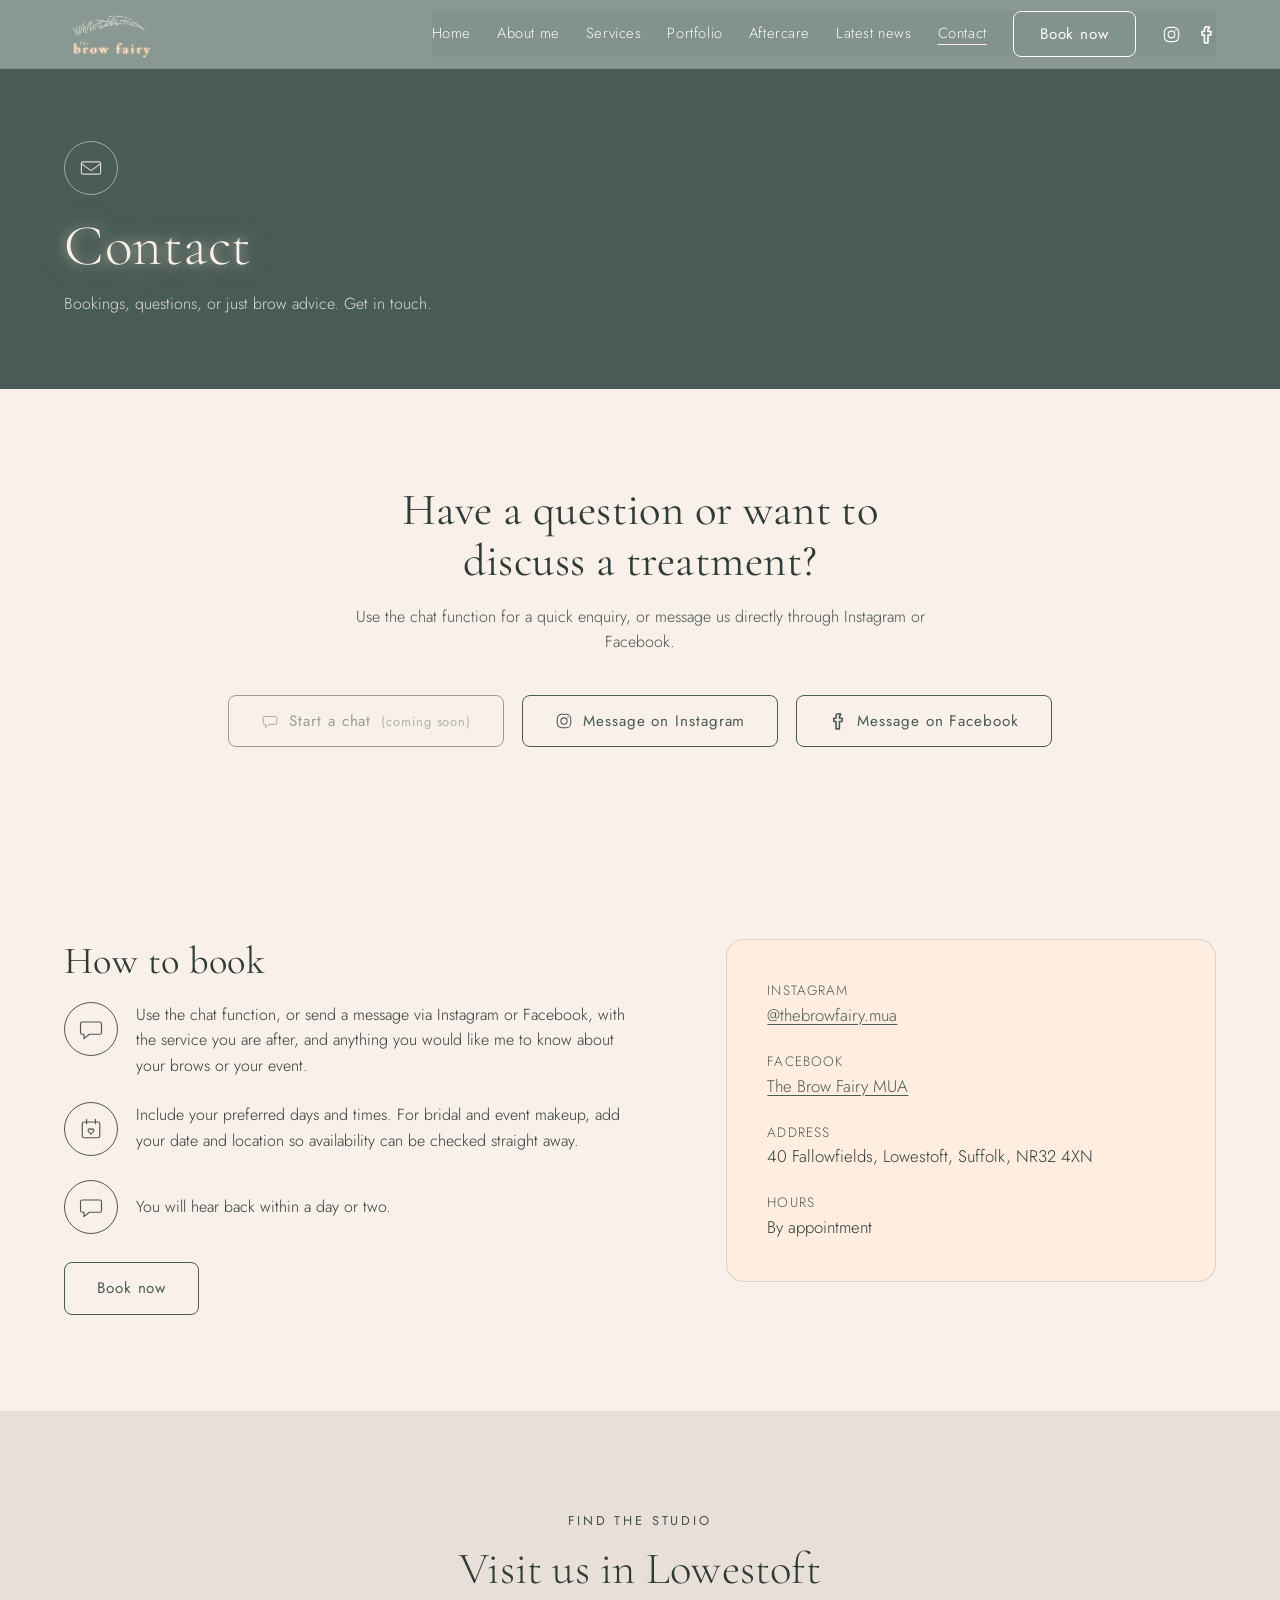
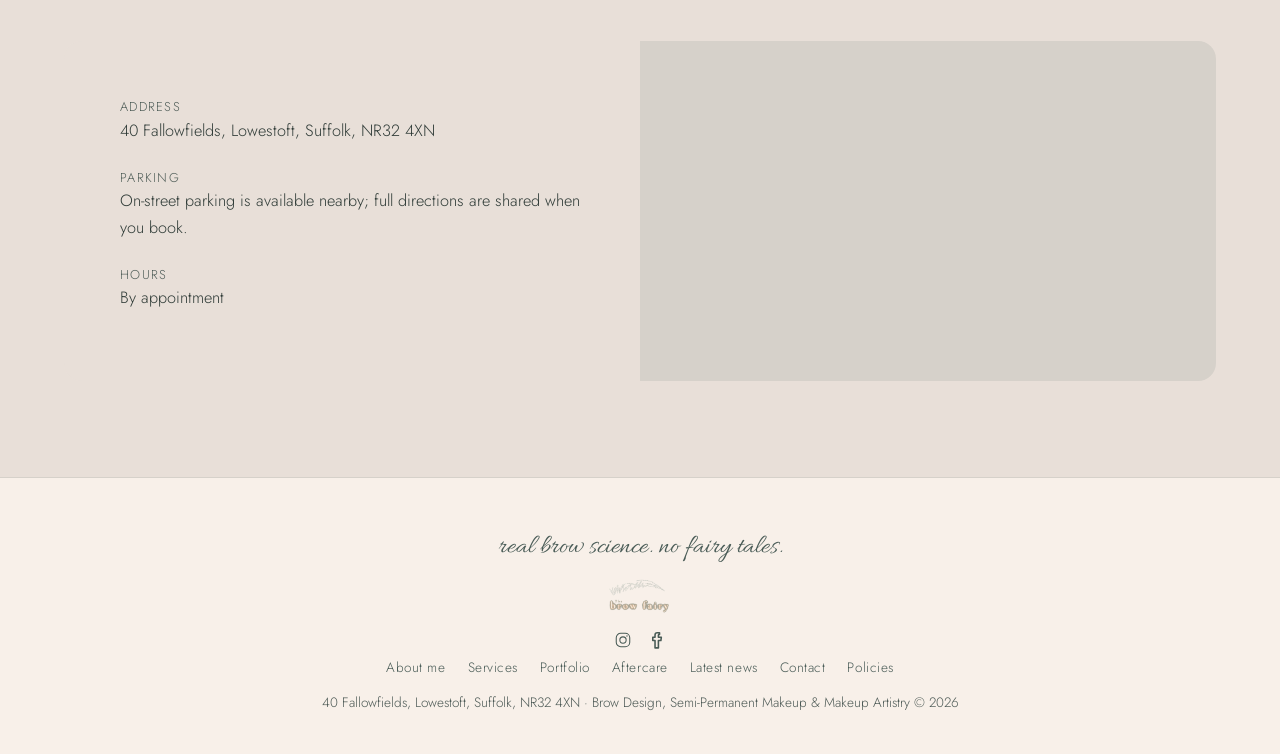
<file: contact.html>
<!DOCTYPE html>
<html lang="en">
<head>
<meta charset="UTF-8">
<meta name="viewport" content="width=device-width, initial-scale=1.0">
<title>Contact | The Brow Fairy</title>
<meta name="description" content="Book an appointment or get in touch with The Brow Fairy.">
<link rel="icon" type="image/jpeg" href="assets/logo.jpg">
<link rel="preconnect" href="https://fonts.googleapis.com">
<link rel="preconnect" href="https://fonts.gstatic.com" crossorigin>
<link href="https://fonts.googleapis.com/css2?family=Cormorant+Garamond:ital,wght@0,300;0,400;0,500;1,400&family=Jost:wght@300;400;500&family=Allura&display=swap" rel="stylesheet">
<link rel="stylesheet" href="styles.css">
</head>
<body class="header-swap">

<header>
  <div class="wrap nav">
    <a class="logo-link" href="index.html" aria-label="The Brow Fairy - home"><img src="assets/logo-nav.png" alt="The Brow Fairy logo"></a>
    <button class="nav-toggle" aria-label="Menu" aria-expanded="false"><span></span><span></span><span></span></button>
    <nav class="nav-links">
      <a href="index.html">Home</a>
      <a href="about.html">About me</a>
      <a href="services.html">Services</a>
      <a href="portfolio.html">Portfolio</a>
      <a href="aftercare.html">Aftercare</a>
      <a href="news.html">Latest news</a>
      <a href="contact.html" class="active">Contact</a>
      <a class="btn btn-light btn-nav" href="https://facesconsent.com/bookings/therealbeautyco" target="_blank" rel="noopener">Book now</a>
      <div class="nav-social"><a href="https://www.instagram.com/thebrowfairy.mua/" target="_blank" rel="noopener" aria-label="The Brow Fairy on Instagram"><svg viewBox="0 0 24 24"><rect x="3" y="3" width="18" height="18" rx="6"/><circle cx="12" cy="12" r="4.2"/><circle class="dot" cx="17.3" cy="6.7" r="0.9"/></svg></a><a href="https://www.facebook.com/browfairymua" target="_blank" rel="noopener" aria-label="The Brow Fairy on Facebook"><svg viewBox="7.5 7 10.5 16"><path d="M15 8.5h-2c-1.1 0-2 .9-2 2v2H9v3h2v6.5h3V15.5h2.2l.4-3H14v-1.8c0-.4.3-.7.7-.7H15V8.5z"/></svg></a></div>
    </nav>
  </div>
</header>

<main>

  <div class="page-band">
    <div class="wrap">
      <div class="icon-circle" aria-hidden="true"><svg viewBox="0 0 32 32"><rect x="5" y="9" width="22" height="14" rx="2"/><path d="M5 11l11 8 11-8"/></svg></div>
      <h1>Contact</h1>
      <p>Bookings, questions, or just brow advice. Get in touch.</p>
    </div>
  </div>

  <section>
    <div class="wrap">
      <div class="section-head reveal" style="text-align: center; margin: 0 auto 40px;">
        <h2>Have a question or want to discuss a treatment?</h2>
        <p>Use the chat function for a quick enquiry, or message us directly through Instagram or Facebook.</p>
      </div>
      <div class="social-cta-row reveal">
        <!-- TODO: chat widget not built yet. When it is, remove the `disabled`
             attribute below and point this button at the widget's real open/
             launch trigger (or swap it for the widget's own launcher markup). -->
        <button class="btn btn-dark btn-icon" type="button" disabled aria-label="Start a chat - coming soon">
          <svg viewBox="0 0 32 32"><path d="M6 8h20a2 2 0 0 1 2 2v10a2 2 0 0 1-2 2H14l-6 5v-5H6a2 2 0 0 1-2-2V10a2 2 0 0 1 2-2z"/></svg>
          Start a chat <span style="opacity: 0.75; font-size: 0.85em;">(coming soon)</span>
        </button>
        <a class="btn btn-dark btn-icon" href="https://www.instagram.com/thebrowfairy.mua/" target="_blank" rel="noopener noreferrer"><svg viewBox="0 0 24 24"><rect x="3" y="3" width="18" height="18" rx="6"/><circle cx="12" cy="12" r="4.2"/><circle class="dot" cx="17.3" cy="6.7" r="0.9"/></svg>Message on Instagram</a>
        <a class="btn btn-dark btn-icon" href="https://www.facebook.com/browfairymua" target="_blank" rel="noopener noreferrer"><svg viewBox="7.5 7 10.5 16"><path d="M15 8.5h-2c-1.1 0-2 .9-2 2v2H9v3h2v6.5h3V15.5h2.2l.4-3H14v-1.8c0-.4.3-.7.7-.7H15V8.5z"/></svg>Message on Facebook</a>
      </div>
    </div>
  </section>

  <section id="book">
    <div class="wrap contact-grid">
      <div class="reveal">
        <h2>How to book</h2>
        <div class="steps">
          <div class="step">
            <div class="icon-circle" aria-hidden="true"><svg viewBox="0 0 32 32"><path d="M6 8h20a2 2 0 0 1 2 2v10a2 2 0 0 1-2 2H14l-6 5v-5H6a2 2 0 0 1-2-2V10a2 2 0 0 1 2-2z"/></svg></div>
            <p>Use the chat function, or send a message via Instagram or Facebook, with the service you are after, and anything you would like me to know about your brows or your event.</p>
          </div>
          <div class="step">
            <div class="icon-circle" aria-hidden="true"><svg viewBox="0 0 32 32"><rect x="6" y="8" width="20" height="18" rx="2"/><path d="M11 5v5M21 5v5"/><path d="M16 22c-.9-1.8-3.4-2.3-3.4-4.3 0-1.1.9-1.9 1.9-1.9.6 0 1.2.3 1.5.9.3-.6.9-.9 1.5-.9 1 0 1.9.8 1.9 1.9 0 2-2.5 2.5-3.4 4.3z"/></svg></div>
            <p>Include your preferred days and times. For bridal and event makeup, add your date and location so availability can be checked straight away.</p>
          </div>
          <div class="step" style="align-items: center;">
            <div class="icon-circle" aria-hidden="true"><svg viewBox="0 0 32 32"><path d="M6 8h20a2 2 0 0 1 2 2v10a2 2 0 0 1-2 2H14l-6 5v-5H6a2 2 0 0 1-2-2V10a2 2 0 0 1 2-2z"/></svg></div>
            <p>You will hear back within a day or two.</p>
          </div>
        </div>
        <a class="btn btn-dark" href="https://facesconsent.com/bookings/therealbeautyco" target="_blank" rel="noopener">Book now</a>
      </div>
      <dl class="contact-panel reveal">
        <!-- TODO: update Instagram/Facebook links if these change -->
        <dt>Instagram</dt>
        <dd><a href="https://www.instagram.com/thebrowfairy.mua/" rel="noopener">@thebrowfairy.mua</a></dd>
        <dt>Facebook</dt>
        <dd><a href="https://www.facebook.com/browfairymua" rel="noopener">The Brow Fairy MUA</a></dd>
        <dt>Address</dt>
        <dd>40 Fallowfields, Lowestoft, Suffolk, NR32 4XN</dd>
        <dt>Hours</dt>
        <dd>By appointment</dd>
      </dl>
    </div>
  </section>

  <section style="background: var(--linen);">
    <div class="wrap">
      <div class="section-head reveal" style="text-align: center; margin: 0 auto 48px;">
        <p class="eyebrow" style="text-align: center;">Find the studio</p>
        <h2 class="display-heading" style="font-size: clamp(2rem, 3.6vw, 2.8rem);">Visit us in Lowestoft</h2>
      </div>
      <div class="location-grid reveal">
        <dl class="location-details">
          <dt>Address</dt>
          <dd>40 Fallowfields, Lowestoft, Suffolk, NR32 4XN</dd>
          <dt>Parking</dt>
          <dd>On-street parking is available nearby; full directions are shared when you book.</dd>
          <dt>Hours</dt>
          <dd>By appointment</dd>
        </dl>
        <div class="location-map">
          <iframe src="https://www.google.com/maps?q=40+Fallowfields,+Lowestoft,+Suffolk,+NR32+4XN&output=embed" loading="lazy" title="Map showing The Brow Fairy studio location" referrerpolicy="no-referrer-when-downgrade"></iframe>
        </div>
      </div>
    </div>
  </section>

</main>

<footer>
  <div class="wrap">
    <div class="footer-tagline">real brow science. no fairy tales.</div>
    <a class="footer-logo" href="index.html" aria-label="The Brow Fairy - home"><img src="assets/logo-nav.png" alt="The Brow Fairy logo"></a>
    <div class="footer-social">
      <a href="https://www.instagram.com/thebrowfairy.mua/" target="_blank" rel="noopener noreferrer" aria-label="The Brow Fairy on Instagram"><svg viewBox="0 0 24 24"><rect x="3" y="3" width="18" height="18" rx="6"/><circle cx="12" cy="12" r="4.2"/><circle class="dot" cx="17.3" cy="6.7" r="0.9"/></svg></a>
      <a href="https://www.facebook.com/browfairymua" target="_blank" rel="noopener noreferrer" aria-label="The Brow Fairy on Facebook"><svg viewBox="7.5 7 10.5 16"><path d="M15 8.5h-2c-1.1 0-2 .9-2 2v2H9v3h2v6.5h3V15.5h2.2l.4-3H14v-1.8c0-.4.3-.7.7-.7H15V8.5z"/></svg></a>
    </div>
    <nav class="footer-links">
      <a href="about.html">About me</a>
      <a href="services.html">Services</a>
      <a href="portfolio.html">Portfolio</a>
      <a href="aftercare.html">Aftercare</a>
      <a href="news.html">Latest news</a>
      <a href="contact.html">Contact</a>
      <a href="policies.html">Policies</a>
    </nav>
    40 Fallowfields, Lowestoft, Suffolk, NR32 4XN &middot; Brow Design, Semi-Permanent Makeup &amp; Makeup Artistry &copy; 2026
  </div>
</footer>

<script src="site.js"></script>
</body>
</html>
</file>
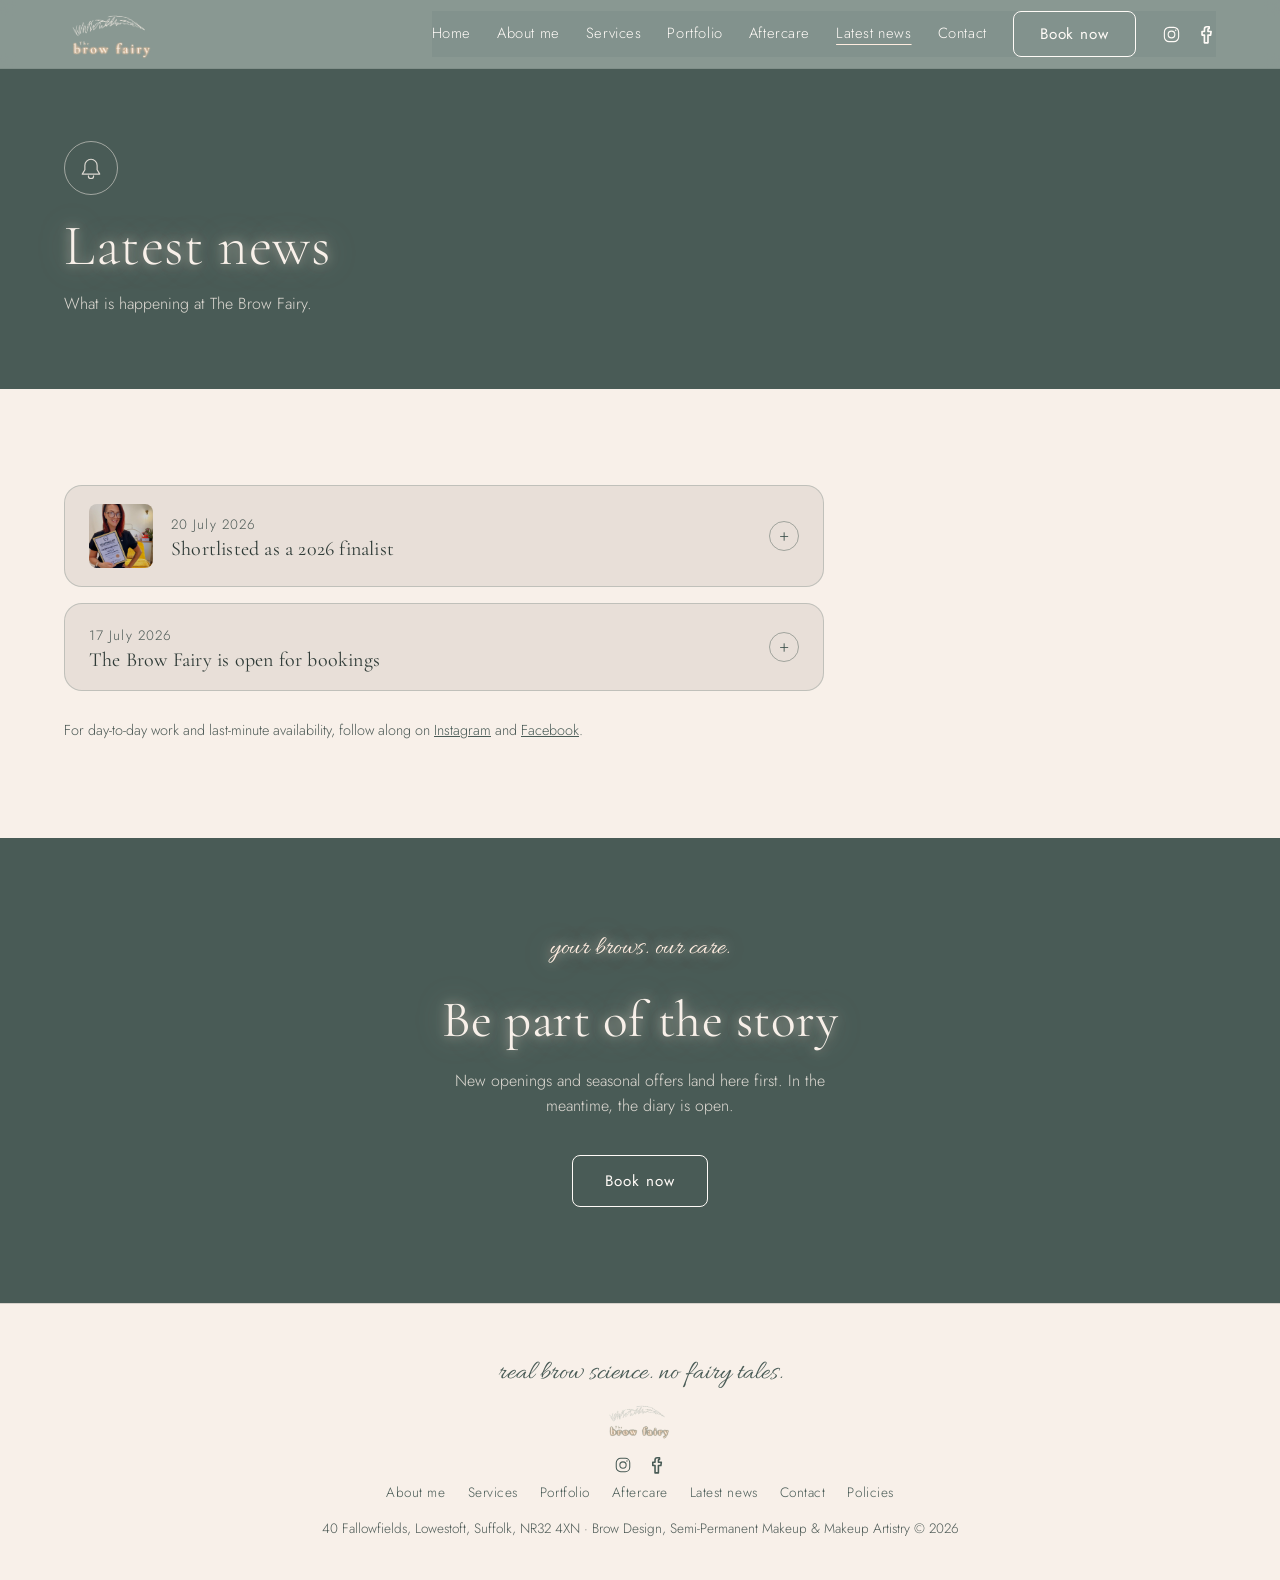
<file: news.html>
<!DOCTYPE html>
<html lang="en">
<head>
<meta charset="UTF-8">
<meta name="viewport" content="width=device-width, initial-scale=1.0">
<title>Latest news | The Brow Fairy</title>
<meta name="description" content="News and updates from The Brow Fairy.">
<link rel="icon" type="image/jpeg" href="assets/logo.jpg">
<link rel="preconnect" href="https://fonts.googleapis.com">
<link rel="preconnect" href="https://fonts.gstatic.com" crossorigin>
<link href="https://fonts.googleapis.com/css2?family=Cormorant+Garamond:ital,wght@0,300;0,400;0,500;1,400&family=Jost:wght@300;400;500&family=Allura&display=swap" rel="stylesheet">
<link rel="stylesheet" href="styles.css">
</head>
<body class="header-swap">

<header>
  <div class="wrap nav">
    <a class="logo-link" href="index.html" aria-label="The Brow Fairy - home"><img src="assets/logo-nav.png" alt="The Brow Fairy logo"></a>
    <button class="nav-toggle" aria-label="Menu" aria-expanded="false"><span></span><span></span><span></span></button>
    <nav class="nav-links">
      <a href="index.html">Home</a>
      <a href="about.html">About me</a>
      <a href="services.html">Services</a>
      <a href="portfolio.html">Portfolio</a>
      <a href="aftercare.html">Aftercare</a>
      <a href="news.html" class="active">Latest news</a>
      <a href="contact.html">Contact</a>
      <a class="btn btn-light btn-nav" href="https://facesconsent.com/bookings/therealbeautyco" target="_blank" rel="noopener">Book now</a>
      <div class="nav-social"><a href="https://www.instagram.com/thebrowfairy.mua/" target="_blank" rel="noopener" aria-label="The Brow Fairy on Instagram"><svg viewBox="0 0 24 24"><rect x="3" y="3" width="18" height="18" rx="6"/><circle cx="12" cy="12" r="4.2"/><circle class="dot" cx="17.3" cy="6.7" r="0.9"/></svg></a><a href="https://www.facebook.com/browfairymua" target="_blank" rel="noopener" aria-label="The Brow Fairy on Facebook"><svg viewBox="7.5 7 10.5 16"><path d="M15 8.5h-2c-1.1 0-2 .9-2 2v2H9v3h2v6.5h3V15.5h2.2l.4-3H14v-1.8c0-.4.3-.7.7-.7H15V8.5z"/></svg></a></div>
    </nav>
  </div>
</header>

<main>

  <div class="page-band">
    <div class="wrap">
      <div class="icon-circle" aria-hidden="true"><svg viewBox="0 0 32 32"><path d="M16 6a7 7 0 0 1 7 7v5l3 5H6l3-5v-5a7 7 0 0 1 7-7z"/><path d="M13 25a3 3 0 0 0 6 0"/></svg></div>
      <h1>Latest news</h1>
      <p>What is happening at The Brow Fairy.</p>
    </div>
  </div>

  <section>
    <div class="wrap">
      <div class="news-list">
        <!--
          To add a new post, copy a <details class="news-card"> block below, put the
          newest post at the top, and update the date, heading and text. The <summary>
          is the compact, always-visible row; everything in .news-card-body only shows
          once a reader clicks (or taps) to expand it.
        -->
        <details class="news-card reveal">
          <summary>
            <div class="news-summary-photo">
              <img src="assets/nic-2026-finalist.jpg" alt="Nicola holding her framed UK Hair &amp; Beauty Awards 2026 Finalist certificate for The Brow Fairy MUA">
            </div>
            <div class="news-summary-text">
              <time datetime="2026-07-20">20 July 2026</time>
              <h2>Shortlisted as a 2026 finalist</h2>
            </div>
            <span class="news-toggle" aria-hidden="true"></span>
          </summary>
          <div class="news-card-body">
            <div class="news-card-photo">
              <img src="assets/nic-2026-finalist.jpg" alt="Nicola holding her framed UK Hair &amp; Beauty Awards 2026 Finalist certificate for The Brow Fairy MUA">
            </div>
            <p>The Brow Fairy MUA has been named a finalist in the Best for Brows category at the UK Hair &amp; Beauty Awards 2026, representing Suffolk on a national stage.</p>
            <p>When this journey started, the goal was simple: help women feel more confident through great brows. Seeing that recognised nationally, and now seeing The Brow Fairy MUA featured in HBA Times, still hasn&rsquo;t quite sunk in.</p>
            <p>Thank you to every client who has trusted, supported and recommended along the way. Your support means more than you&rsquo;ll ever know.</p>
            <div class="news-badges">
              <span class="news-badge">UK Hair &amp; Beauty Awards 2026 Finalist</span>
              <span class="news-badge">Best for Brows</span>
              <span class="news-badge">Representing Suffolk</span>
            </div>
          </div>
        </details>
        <details class="news-card reveal">
          <summary>
            <div class="news-summary-text">
              <time datetime="2026-07-17">17 July 2026</time>
              <h2>The Brow Fairy is open for bookings</h2>
            </div>
            <span class="news-toggle" aria-hidden="true"></span>
          </summary>
          <div class="news-card-body">
            <p>Welcome to the new home of The Brow Fairy. Brow design, lamination, semi-permanent makeup and makeup artistry appointments are now open. Have a look at the services page, then get in touch to secure a spot.</p>
          </div>
        </details>
      </div>
      <p class="menu-note reveal" style="margin-top: 28px;">For day-to-day work and last-minute availability, follow along on <a href="https://www.instagram.com/thebrowfairy.mua/" target="_blank" rel="noopener noreferrer" style="color: var(--forest);">Instagram</a> and <a href="https://www.facebook.com/browfairymua" target="_blank" rel="noopener noreferrer" style="color: var(--forest);">Facebook</a>.</p>
    </div>
  </section>

  <section class="booking">
    <div class="wrap reveal">
      <div class="oval-badge">your brows. our care.</div>
      <h2>Be part of the story</h2>
      <p>New openings and seasonal offers land here first. In the meantime, the diary is open.</p>
      <a class="btn btn-light" href="https://facesconsent.com/bookings/therealbeautyco" target="_blank" rel="noopener">Book now</a>
    </div>
  </section>

</main>

<footer>
  <div class="wrap">
    <div class="footer-tagline">real brow science. no fairy tales.</div>
    <a class="footer-logo" href="index.html" aria-label="The Brow Fairy - home"><img src="assets/logo-nav.png" alt="The Brow Fairy logo"></a>
    <div class="footer-social">
      <a href="https://www.instagram.com/thebrowfairy.mua/" target="_blank" rel="noopener noreferrer" aria-label="The Brow Fairy on Instagram"><svg viewBox="0 0 24 24"><rect x="3" y="3" width="18" height="18" rx="6"/><circle cx="12" cy="12" r="4.2"/><circle class="dot" cx="17.3" cy="6.7" r="0.9"/></svg></a>
      <a href="https://www.facebook.com/browfairymua" target="_blank" rel="noopener noreferrer" aria-label="The Brow Fairy on Facebook"><svg viewBox="7.5 7 10.5 16"><path d="M15 8.5h-2c-1.1 0-2 .9-2 2v2H9v3h2v6.5h3V15.5h2.2l.4-3H14v-1.8c0-.4.3-.7.7-.7H15V8.5z"/></svg></a>
    </div>
    <nav class="footer-links">
      <a href="about.html">About me</a>
      <a href="services.html">Services</a>
      <a href="portfolio.html">Portfolio</a>
      <a href="aftercare.html">Aftercare</a>
      <a href="news.html">Latest news</a>
      <a href="contact.html">Contact</a>
      <a href="policies.html">Policies</a>
    </nav>
    40 Fallowfields, Lowestoft, Suffolk, NR32 4XN &middot; Brow Design, Semi-Permanent Makeup &amp; Makeup Artistry &copy; 2026
  </div>
</footer>

<script src="site.js"></script>
</body>
</html>
</file>
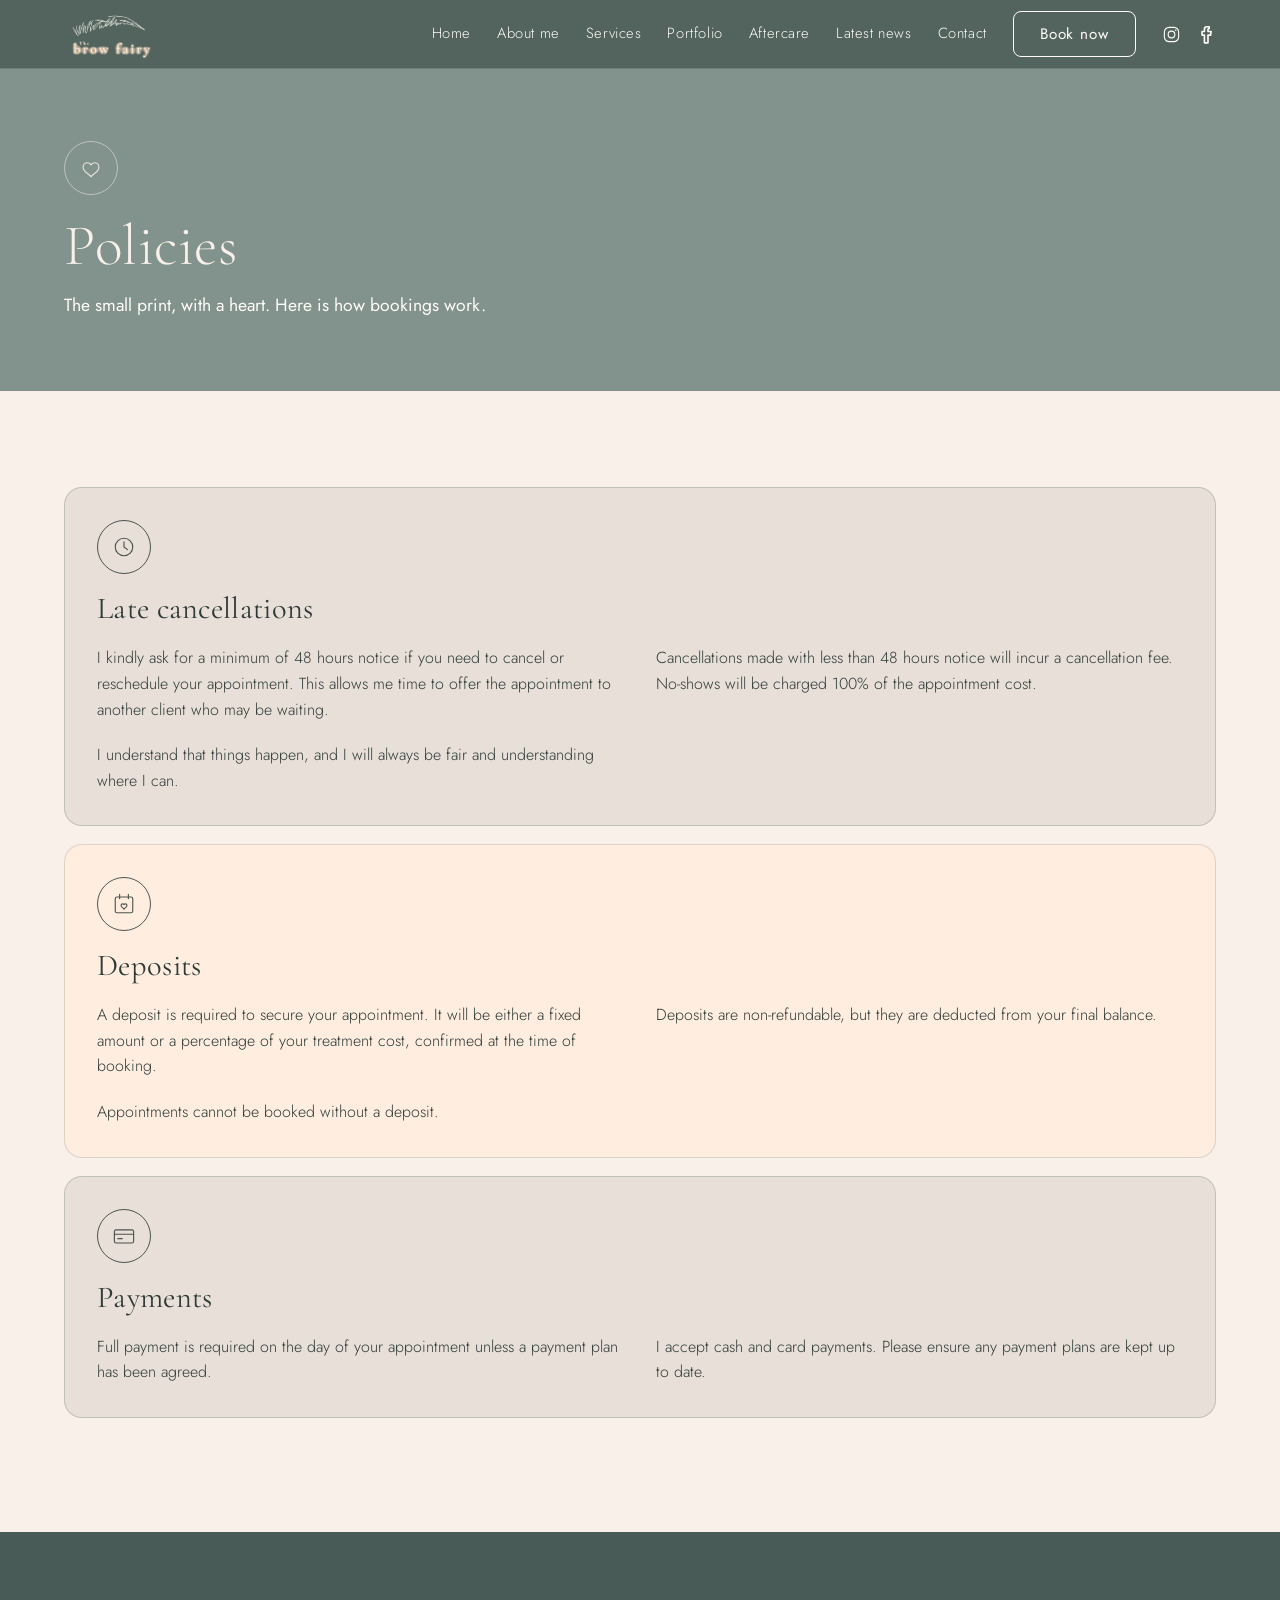
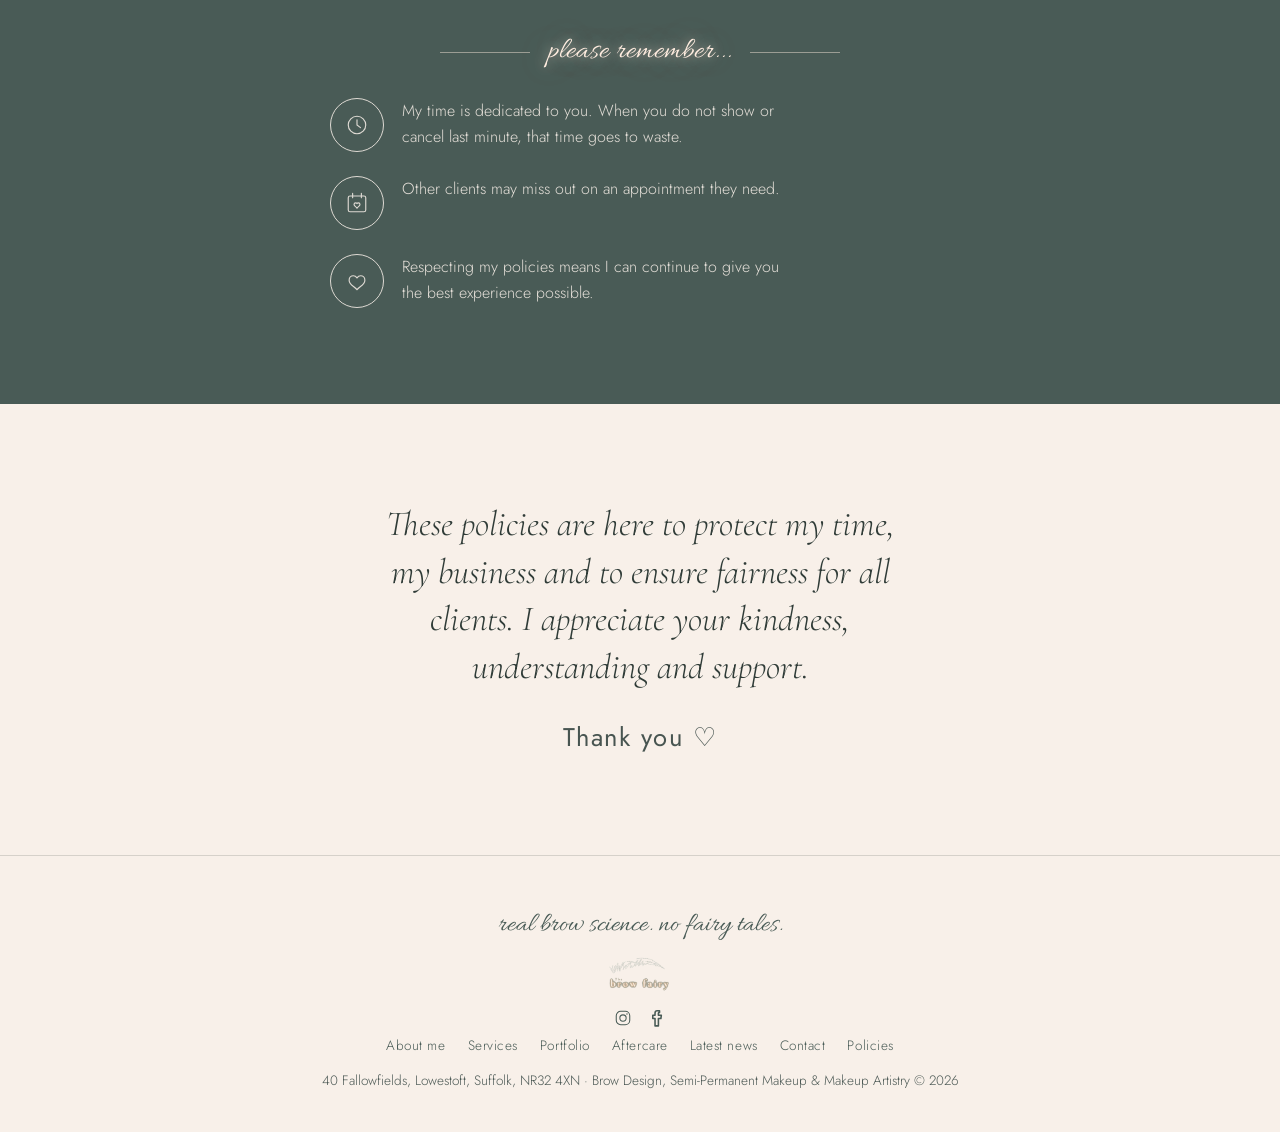
<file: policies.html>
<!DOCTYPE html>
<html lang="en">
<head>
<meta charset="UTF-8">
<meta name="viewport" content="width=device-width, initial-scale=1.0">
<title>Policies | The Brow Fairy</title>
<meta name="description" content="Booking policies at The Brow Fairy: deposits, cancellations and payments.">
<link rel="icon" type="image/jpeg" href="assets/logo.jpg">
<link rel="preconnect" href="https://fonts.googleapis.com">
<link rel="preconnect" href="https://fonts.gstatic.com" crossorigin>
<link href="https://fonts.googleapis.com/css2?family=Cormorant+Garamond:ital,wght@0,300;0,400;0,500;1,400&family=Jost:wght@300;400;500&family=Allura&display=swap" rel="stylesheet">
<link rel="stylesheet" href="styles.css">
</head>
<body>

<header>
  <div class="wrap nav">
    <a class="logo-link" href="index.html" aria-label="The Brow Fairy - home"><img src="assets/logo-nav.png" alt="The Brow Fairy logo"></a>
    <button class="nav-toggle" aria-label="Menu" aria-expanded="false"><span></span><span></span><span></span></button>
    <nav class="nav-links">
      <a href="index.html">Home</a>
      <a href="about.html">About me</a>
      <a href="services.html">Services</a>
      <a href="portfolio.html">Portfolio</a>
      <a href="aftercare.html">Aftercare</a>
      <a href="news.html">Latest news</a>
      <a href="contact.html">Contact</a>
      <a class="btn btn-light btn-nav" href="https://facesconsent.com/bookings/therealbeautyco" target="_blank" rel="noopener">Book now</a>
      <div class="nav-social"><a href="https://www.instagram.com/thebrowfairy.mua/" target="_blank" rel="noopener" aria-label="The Brow Fairy on Instagram"><svg viewBox="0 0 24 24"><rect x="3" y="3" width="18" height="18" rx="6"/><circle cx="12" cy="12" r="4.2"/><circle class="dot" cx="17.3" cy="6.7" r="0.9"/></svg></a><a href="https://www.facebook.com/browfairymua" target="_blank" rel="noopener" aria-label="The Brow Fairy on Facebook"><svg viewBox="7.5 7 10.5 16"><path d="M15 8.5h-2c-1.1 0-2 .9-2 2v2H9v3h2v6.5h3V15.5h2.2l.4-3H14v-1.8c0-.4.3-.7.7-.7H15V8.5z"/></svg></a></div>
    </nav>
  </div>
</header>

<main>

  <div class="page-band">
    <div class="wrap">
      <div class="icon-circle" aria-hidden="true"><svg viewBox="0 0 32 32"><path d="M16 26c-1.8-3.4-9-5.4-9-11 0-3 2.2-5 4.8-5 1.7 0 3.2 1 4.2 2.5 1-1.5 2.5-2.5 4.2-2.5 2.6 0 4.8 2 4.8 5 0 5.6-7.2 7.6-9 11z"/></svg></div>
      <h1>Policies</h1>
      <p>The small print, with a heart. Here is how bookings work.</p>
    </div>
  </div>

  <section>
    <div class="wrap">

      <div class="menu-group menu-group-linen reveal">
        <div class="icon-circle" aria-hidden="true"><svg viewBox="0 0 32 32"><circle cx="16" cy="16" r="10"/><path d="M16 10v6l4 3"/></svg></div>
        <h2>Late cancellations</h2>
        <div class="menu-rows">
          <p>I kindly ask for a minimum of 48 hours notice if you need to cancel or reschedule your appointment. This allows me time to offer the appointment to another client who may be waiting.</p>
          <p>Cancellations made with less than 48 hours notice will incur a cancellation fee. No-shows will be charged 100% of the appointment cost.</p>
          <p>I understand that things happen, and I will always be fair and understanding where I can.</p>
        </div>
      </div>

      <div class="menu-group menu-group-champagne reveal">
        <div class="icon-circle" aria-hidden="true"><svg viewBox="0 0 32 32"><rect x="6" y="8" width="20" height="18" rx="2"/><path d="M11 5v5M21 5v5"/><path d="M16 22c-.9-1.8-3.4-2.3-3.4-4.3 0-1.1.9-1.9 1.9-1.9.6 0 1.2.3 1.5.9.3-.6.9-.9 1.5-.9 1 0 1.9.8 1.9 1.9 0 2-2.5 2.5-3.4 4.3z"/></svg></div>
        <h2>Deposits</h2>
        <div class="menu-rows">
          <p>A deposit is required to secure your appointment. It will be either a fixed amount or a percentage of your treatment cost, confirmed at the time of booking.</p>
          <p>Deposits are non-refundable, but they are deducted from your final balance.</p>
          <p>Appointments cannot be booked without a deposit.</p>
        </div>
      </div>

      <div class="menu-group menu-group-linen reveal">
        <div class="icon-circle" aria-hidden="true"><svg viewBox="0 0 32 32"><rect x="5" y="9" width="22" height="15" rx="2"/><path d="M5 14h22"/><path d="M9 19h5"/></svg></div>
        <h2>Payments</h2>
        <div class="menu-rows">
          <p>Full payment is required on the day of your appointment unless a payment plan has been agreed.</p>
          <p>I accept cash and card payments. Please ensure any payment plans are kept up to date.</p>
        </div>
      </div>

    </div>
  </section>

  <section class="booking">
    <div class="wrap reveal">
      <div class="script-divider"><span class="script">please remember...</span></div>
      <div class="steps">
        <div class="step">
          <div class="icon-circle" aria-hidden="true"><svg viewBox="0 0 32 32"><circle cx="16" cy="16" r="10"/><path d="M16 10v6l4 3"/></svg></div>
          <p>My time is dedicated to you. When you do not show or cancel last minute, that time goes to waste.</p>
        </div>
        <div class="step">
          <div class="icon-circle" aria-hidden="true"><svg viewBox="0 0 32 32"><rect x="6" y="8" width="20" height="18" rx="2"/><path d="M11 5v5M21 5v5"/><path d="M16 22c-.9-1.8-3.4-2.3-3.4-4.3 0-1.1.9-1.9 1.9-1.9.6 0 1.2.3 1.5.9.3-.6.9-.9 1.5-.9 1 0 1.9.8 1.9 1.9 0 2-2.5 2.5-3.4 4.3z"/></svg></div>
          <p>Other clients may miss out on an appointment they need.</p>
        </div>
        <div class="step">
          <div class="icon-circle" aria-hidden="true"><svg viewBox="0 0 32 32"><path d="M16 26c-1.8-3.4-9-5.4-9-11 0-3 2.2-5 4.8-5 1.7 0 3.2 1 4.2 2.5 1-1.5 2.5-2.5 4.2-2.5 2.6 0 4.8 2 4.8 5 0 5.6-7.2 7.6-9 11z"/></svg></div>
          <p>Respecting my policies means I can continue to give you the best experience possible.</p>
        </div>
      </div>
    </div>
  </section>

  <section class="quote">
    <div class="wrap reveal">
      <blockquote>These policies are here to protect my time, my business and to ensure fairness for all clients. I appreciate your kindness, understanding and support.</blockquote>
      <cite class="script" style="font-size: 1.6rem;">Thank you &#9825;</cite>
    </div>
  </section>

</main>

<footer>
  <div class="wrap">
    <div class="footer-tagline">real brow science. no fairy tales.</div>
    <a class="footer-logo" href="index.html" aria-label="The Brow Fairy - home"><img src="assets/logo-nav.png" alt="The Brow Fairy logo"></a>
    <div class="footer-social">
      <a href="https://www.instagram.com/thebrowfairy.mua/" target="_blank" rel="noopener noreferrer" aria-label="The Brow Fairy on Instagram"><svg viewBox="0 0 24 24"><rect x="3" y="3" width="18" height="18" rx="6"/><circle cx="12" cy="12" r="4.2"/><circle class="dot" cx="17.3" cy="6.7" r="0.9"/></svg></a>
      <a href="https://www.facebook.com/browfairymua" target="_blank" rel="noopener noreferrer" aria-label="The Brow Fairy on Facebook"><svg viewBox="7.5 7 10.5 16"><path d="M15 8.5h-2c-1.1 0-2 .9-2 2v2H9v3h2v6.5h3V15.5h2.2l.4-3H14v-1.8c0-.4.3-.7.7-.7H15V8.5z"/></svg></a>
    </div>
    <nav class="footer-links">
      <a href="about.html">About me</a>
      <a href="services.html">Services</a>
      <a href="portfolio.html">Portfolio</a>
      <a href="aftercare.html">Aftercare</a>
      <a href="news.html">Latest news</a>
      <a href="contact.html">Contact</a>
      <a href="policies.html">Policies</a>
    </nav>
    40 Fallowfields, Lowestoft, Suffolk, NR32 4XN &middot; Brow Design, Semi-Permanent Makeup &amp; Makeup Artistry &copy; 2026
  </div>
</footer>

<script src="site.js"></script>
</body>
</html>
</file>
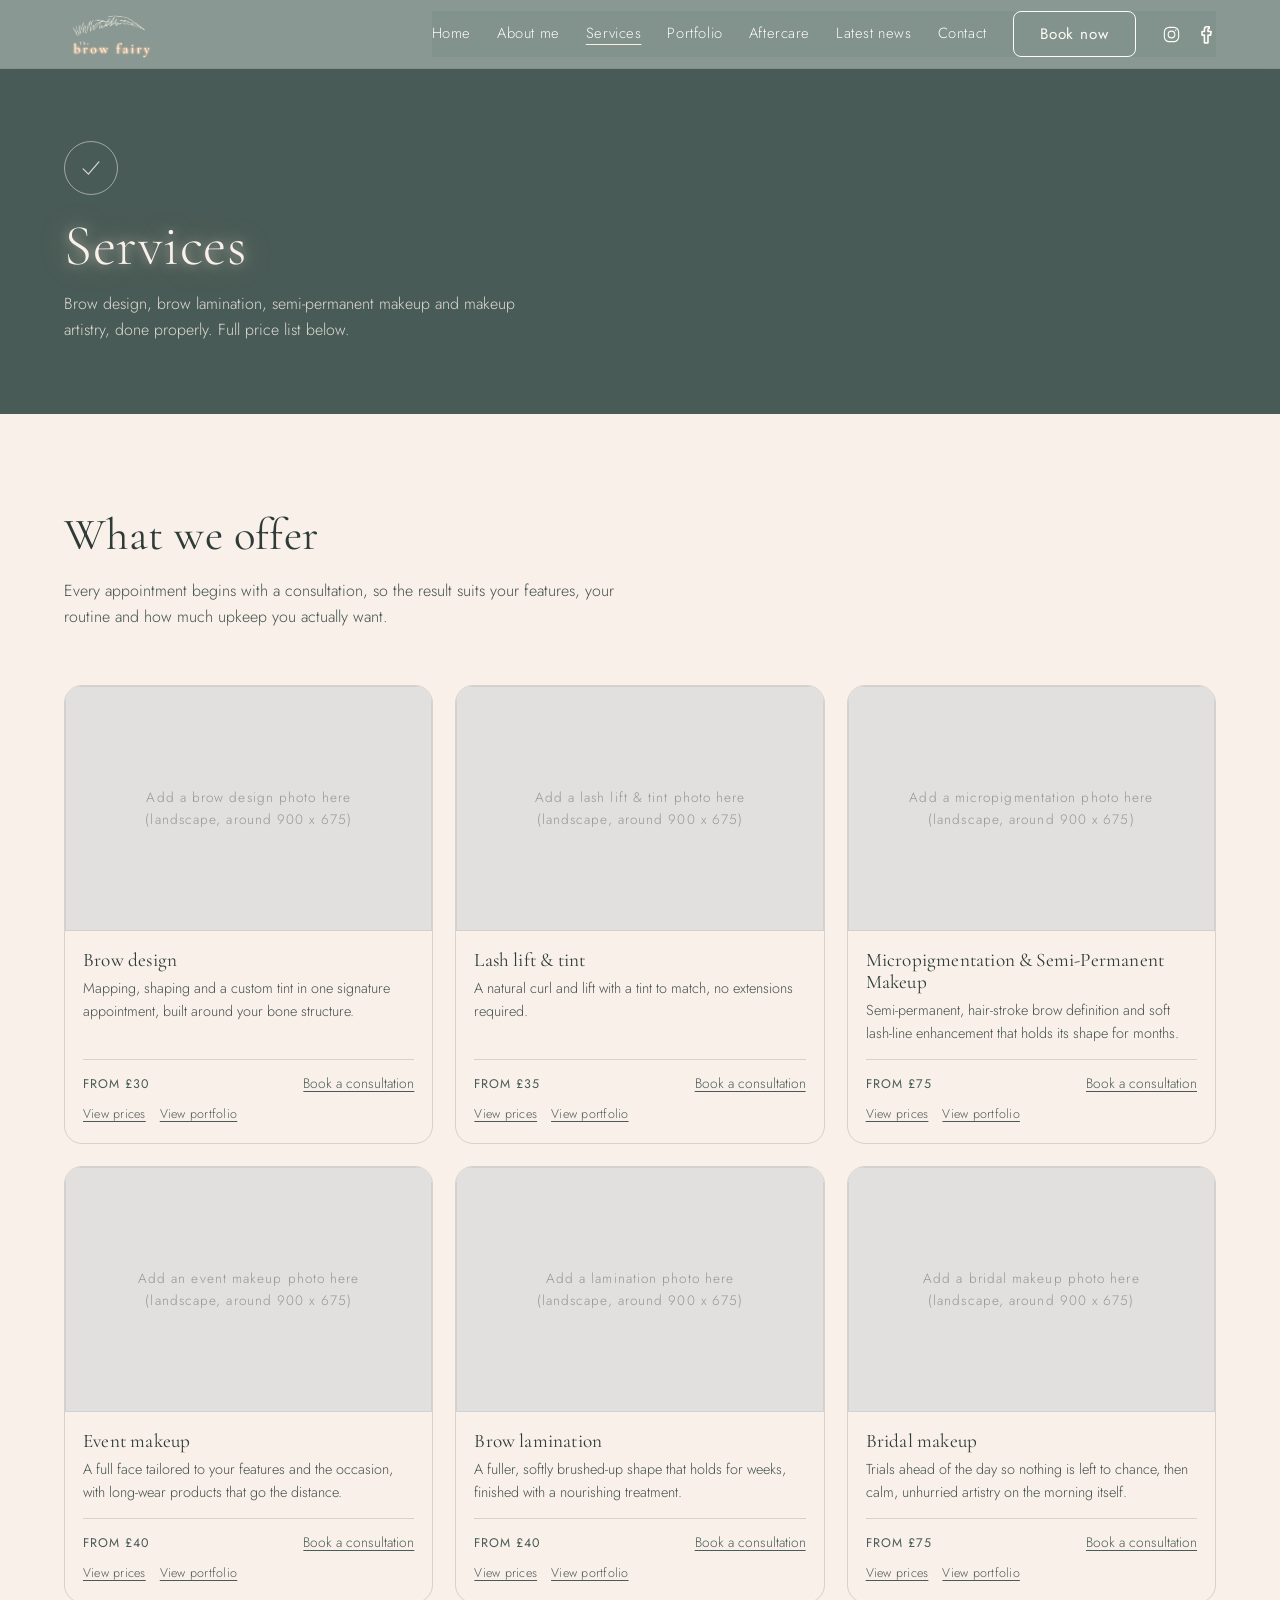
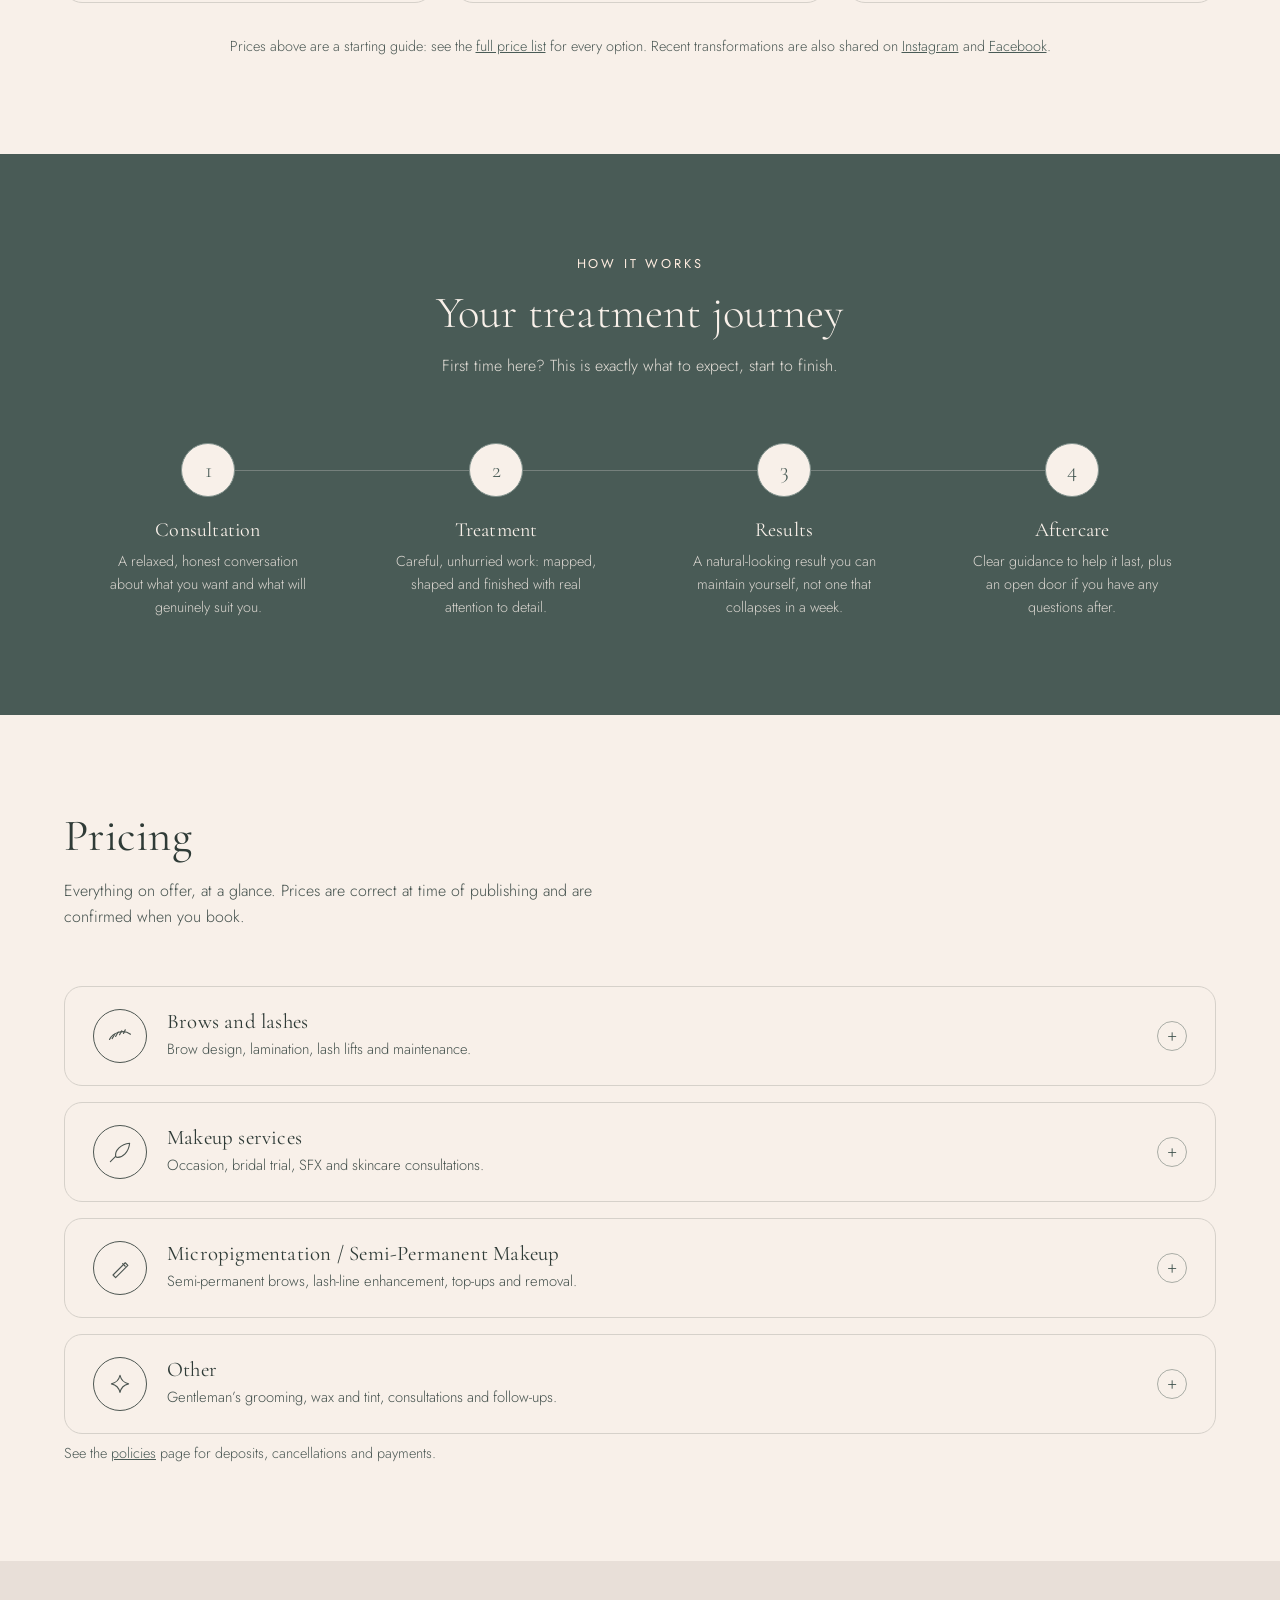
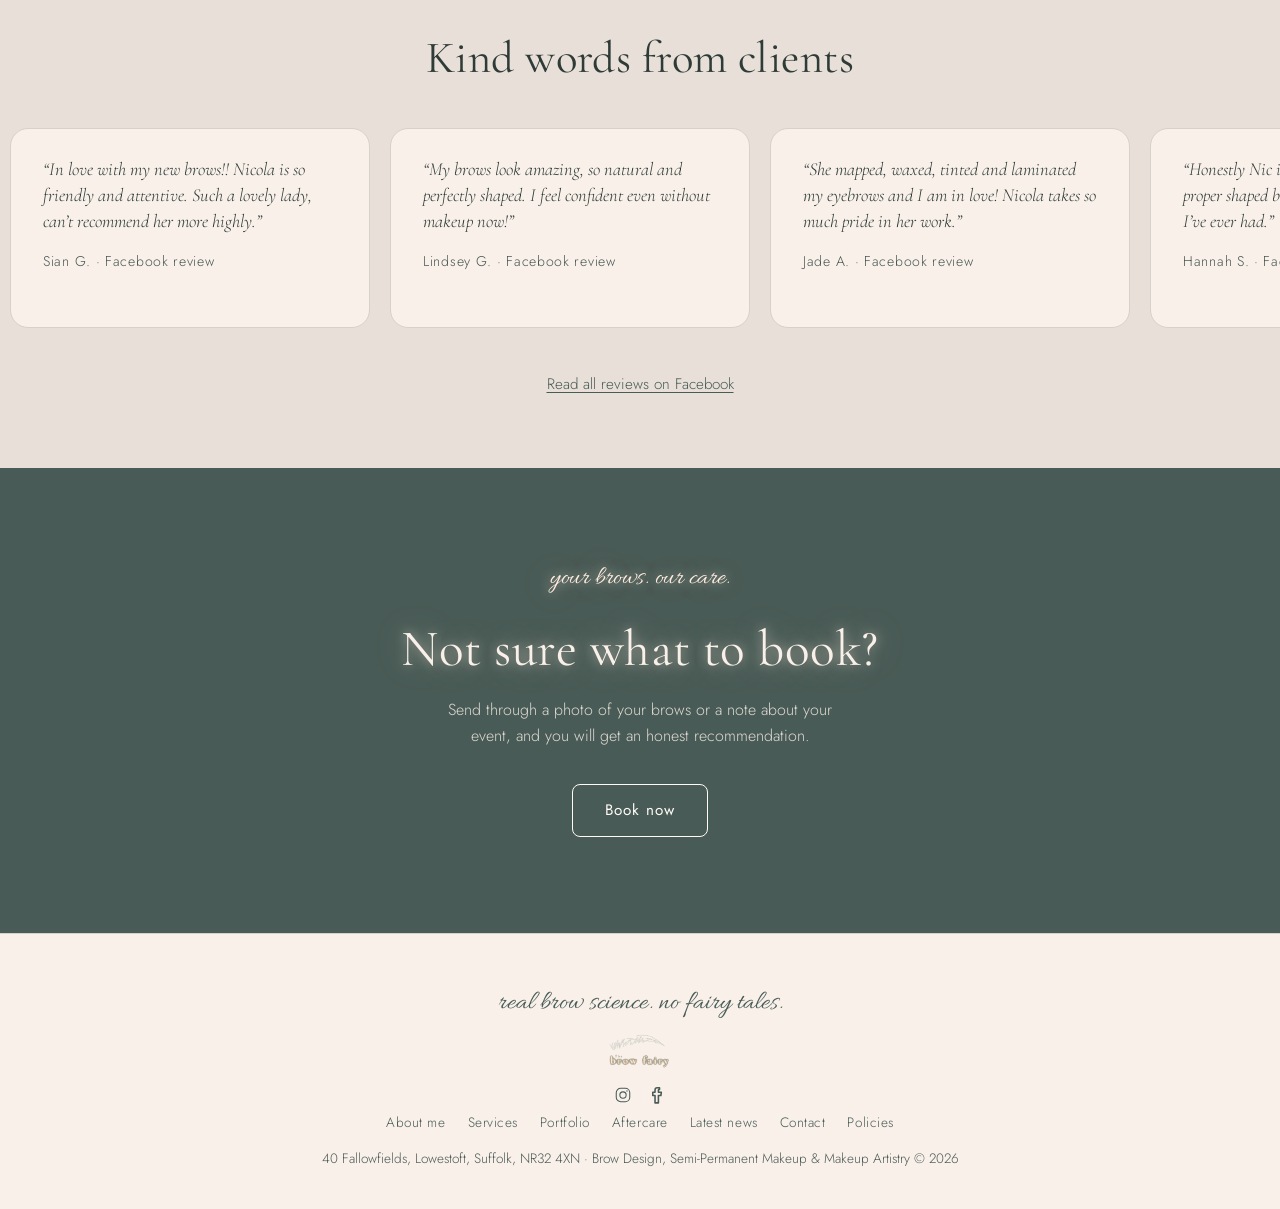
<file: services.html>
<!DOCTYPE html>
<html lang="en">
<head>
<meta charset="UTF-8">
<meta name="viewport" content="width=device-width, initial-scale=1.0">
<title>Services &amp; pricing | The Brow Fairy</title>
<meta name="description" content="Brow design, brow lamination, makeup artistry and micropigmentation at The Brow Fairy, with the full price list.">
<link rel="icon" type="image/jpeg" href="assets/logo.jpg">
<link rel="preconnect" href="https://fonts.googleapis.com">
<link rel="preconnect" href="https://fonts.gstatic.com" crossorigin>
<link href="https://fonts.googleapis.com/css2?family=Cormorant+Garamond:ital,wght@0,300;0,400;0,500;1,400&family=Jost:wght@300;400;500&family=Allura&display=swap" rel="stylesheet">
<link rel="stylesheet" href="styles.css">
</head>
<body class="header-swap">

<header>
  <div class="wrap nav">
    <a class="logo-link" href="index.html" aria-label="The Brow Fairy - home"><img src="assets/logo-nav.png" alt="The Brow Fairy logo"></a>
    <button class="nav-toggle" aria-label="Menu" aria-expanded="false"><span></span><span></span><span></span></button>
    <nav class="nav-links">
      <a href="index.html">Home</a>
      <a href="about.html">About me</a>
      <a href="services.html" class="active">Services</a>
      <a href="portfolio.html">Portfolio</a>
      <a href="aftercare.html">Aftercare</a>
      <a href="news.html">Latest news</a>
      <a href="contact.html">Contact</a>
      <a class="btn btn-light btn-nav" href="https://facesconsent.com/bookings/therealbeautyco" target="_blank" rel="noopener">Book now</a>
      <div class="nav-social"><a href="https://www.instagram.com/thebrowfairy.mua/" target="_blank" rel="noopener" aria-label="The Brow Fairy on Instagram"><svg viewBox="0 0 24 24"><rect x="3" y="3" width="18" height="18" rx="6"/><circle cx="12" cy="12" r="4.2"/><circle class="dot" cx="17.3" cy="6.7" r="0.9"/></svg></a><a href="https://www.facebook.com/browfairymua" target="_blank" rel="noopener" aria-label="The Brow Fairy on Facebook"><svg viewBox="7.5 7 10.5 16"><path d="M15 8.5h-2c-1.1 0-2 .9-2 2v2H9v3h2v6.5h3V15.5h2.2l.4-3H14v-1.8c0-.4.3-.7.7-.7H15V8.5z"/></svg></a></div>
    </nav>
  </div>
</header>

<main>

  <div class="page-band">
    <div class="wrap">
      <div class="icon-circle" aria-hidden="true"><svg viewBox="0 0 32 32"><path d="M7 17l6 6 12-14"/></svg></div>
      <h1>Services</h1>
      <p>Brow design, brow lamination, semi-permanent makeup and makeup artistry, done properly. Full price list below.</p>
    </div>
  </div>

  <section>
    <div class="wrap">
      <div class="section-head reveal">
        <h2>What we offer</h2>
        <p>Every appointment begins with a consultation, so the result suits your features, your routine and how much upkeep you actually want.</p>
      </div>
      <div class="service-tiles">
        <article class="service-tile reveal">
          <!-- TODO: replace with a brow design photo (landscape, about 900x675) -->
          <div class="service-tile-photo photo-slot">Add a brow design photo here<br>(landscape, around 900 x 675)</div>
          <div class="service-tile-body">
            <h3>Brow design</h3>
            <p>Mapping, shaping and a custom tint in one signature appointment, built around your bone structure.</p>
            <div class="service-tile-meta">
              <span class="service-tile-price">From &pound;30</span>
              <a class="service-tile-link" href="https://facesconsent.com/bookings/therealbeautyco" target="_blank" rel="noopener">Book a consultation</a>
            </div>
            <div class="service-tile-actions">
              <a href="#brows-pricing">View prices</a>
              <a href="portfolio.html#filter-brows">View portfolio</a>
            </div>
          </div>
        </article>
        <article class="service-tile reveal">
          <!-- TODO: replace with a lash lift photo (landscape, about 900x675) -->
          <div class="service-tile-photo photo-slot">Add a lash lift &amp; tint photo here<br>(landscape, around 900 x 675)</div>
          <div class="service-tile-body">
            <h3>Lash lift &amp; tint</h3>
            <p>A natural curl and lift with a tint to match, no extensions required.</p>
            <div class="service-tile-meta">
              <span class="service-tile-price">From &pound;35</span>
              <a class="service-tile-link" href="https://facesconsent.com/bookings/therealbeautyco" target="_blank" rel="noopener">Book a consultation</a>
            </div>
            <div class="service-tile-actions">
              <a href="#brows-pricing">View prices</a>
              <a href="portfolio.html#filter-lashes">View portfolio</a>
            </div>
          </div>
        </article>
        <article class="service-tile reveal">
          <!-- TODO: replace with a micropigmentation/semi-permanent makeup result photo (landscape, about 900x675) -->
          <div class="service-tile-photo photo-slot">Add a micropigmentation photo here<br>(landscape, around 900 x 675)</div>
          <div class="service-tile-body">
            <h3>Micropigmentation &amp; Semi-Permanent Makeup</h3>
            <p>Semi-permanent, hair-stroke brow definition and soft lash-line enhancement that holds its shape for months.</p>
            <div class="service-tile-meta">
              <span class="service-tile-price">From &pound;75</span>
              <a class="service-tile-link" href="https://facesconsent.com/bookings/therealbeautyco" target="_blank" rel="noopener">Book a consultation</a>
            </div>
            <div class="service-tile-actions">
              <a href="#micropigmentation-pricing">View prices</a>
              <a href="portfolio.html#filter-micropigmentation">View portfolio</a>
            </div>
          </div>
        </article>
        <article class="service-tile reveal">
          <!-- TODO: replace with an event makeup photo (landscape, about 900x675) -->
          <div class="service-tile-photo photo-slot">Add an event makeup photo here<br>(landscape, around 900 x 675)</div>
          <div class="service-tile-body">
            <h3>Event makeup</h3>
            <p>A full face tailored to your features and the occasion, with long-wear products that go the distance.</p>
            <div class="service-tile-meta">
              <span class="service-tile-price">From &pound;40</span>
              <a class="service-tile-link" href="https://facesconsent.com/bookings/therealbeautyco" target="_blank" rel="noopener">Book a consultation</a>
            </div>
            <div class="service-tile-actions">
              <a href="#makeup-pricing">View prices</a>
              <a href="portfolio.html#filter-makeup">View portfolio</a>
            </div>
          </div>
        </article>
        <article class="service-tile reveal">
          <!-- TODO: replace with a lamination result photo (landscape, about 900x675) -->
          <div class="service-tile-photo photo-slot">Add a lamination photo here<br>(landscape, around 900 x 675)</div>
          <div class="service-tile-body">
            <h3>Brow lamination</h3>
            <p>A fuller, softly brushed-up shape that holds for weeks, finished with a nourishing treatment.</p>
            <div class="service-tile-meta">
              <span class="service-tile-price">From &pound;40</span>
              <a class="service-tile-link" href="https://facesconsent.com/bookings/therealbeautyco" target="_blank" rel="noopener">Book a consultation</a>
            </div>
            <div class="service-tile-actions">
              <a href="#brows-pricing">View prices</a>
              <a href="portfolio.html#filter-brows">View portfolio</a>
            </div>
          </div>
        </article>
        <article class="service-tile reveal">
          <!-- TODO: replace with a bridal makeup photo (landscape, about 900x675) -->
          <div class="service-tile-photo photo-slot">Add a bridal makeup photo here<br>(landscape, around 900 x 675)</div>
          <div class="service-tile-body">
            <h3>Bridal makeup</h3>
            <p>Trials ahead of the day so nothing is left to chance, then calm, unhurried artistry on the morning itself.</p>
            <div class="service-tile-meta">
              <span class="service-tile-price">From &pound;75</span>
              <a class="service-tile-link" href="https://facesconsent.com/bookings/therealbeautyco" target="_blank" rel="noopener">Book a consultation</a>
            </div>
            <div class="service-tile-actions">
              <a href="#makeup-pricing">View prices</a>
              <a href="portfolio.html#filter-makeup">View portfolio</a>
            </div>
          </div>
        </article>
      </div>
      <p class="menu-note reveal" style="margin-top: 32px; text-align: center;">Prices above are a starting guide: see the <a href="#pricing" style="color: var(--forest);">full price list</a> for every option. Recent transformations are also shared on <a href="https://www.instagram.com/thebrowfairy.mua/" target="_blank" rel="noopener noreferrer" style="color: var(--forest);">Instagram</a> and <a href="https://www.facebook.com/browfairymua" target="_blank" rel="noopener noreferrer" style="color: var(--forest);">Facebook</a>.</p>
    </div>
  </section>

  <!-- Treatment Journey (same component as the homepage, dark variant here for a clear visual break) -->
  <section class="section-dark">
    <div class="wrap">
      <div class="section-head reveal" style="text-align: center; margin: 0 auto 64px;">
        <p class="eyebrow on-dark" style="text-align: center;">How it works</p>
        <h2 class="display-heading" style="font-size: clamp(2rem, 3.6vw, 2.8rem);">Your treatment journey</h2>
        <p style="margin-top: 16px;">First time here? This is exactly what to expect, start to finish.</p>
      </div>
      <div class="journey reveal">
        <div class="journey-step">
          <div class="journey-number">1</div>
          <h3>Consultation</h3>
          <p>A relaxed, honest conversation about what you want and what will genuinely suit you.</p>
        </div>
        <div class="journey-step">
          <div class="journey-number">2</div>
          <h3>Treatment</h3>
          <p>Careful, unhurried work: mapped, shaped and finished with real attention to detail.</p>
        </div>
        <div class="journey-step">
          <div class="journey-number">3</div>
          <h3>Results</h3>
          <p>A natural-looking result you can maintain yourself, not one that collapses in a week.</p>
        </div>
        <div class="journey-step">
          <div class="journey-number">4</div>
          <h3>Aftercare</h3>
          <p>Clear guidance to help it last, plus an open door if you have any questions after.</p>
        </div>
      </div>
    </div>
  </section>

  <section id="pricing">
    <div class="wrap">
      <div class="section-head reveal">
        <h2>Pricing</h2>
        <p>Everything on offer, at a glance. Prices are correct at time of publishing and are confirmed when you book.</p>
      </div>

      <div class="guide-list">

      <details class="guide-card menu-group-linen reveal" name="pricing-groups" id="brows-pricing">
        <summary>
          <div class="icon-circle" aria-hidden="true"><svg viewBox="0 0 32 32"><path d="M4 20c4-8 16-12 24-6"/><path d="M7 19l3-5M11 16.5l3-5M15.5 14.5l2.5-4.5M20 13l2-4"/></svg></div>
          <div class="guide-summary-text">
            <h2>Brows and lashes</h2>
            <p>Brow design, lamination, lash lifts and maintenance.</p>
          </div>
          <span class="news-toggle" aria-hidden="true"></span>
        </summary>
        <div class="guide-card-body">
          <div class="price-tiles">
            <div class="price-tile">
              <div class="price-tile-head"><h3 class="price-tile-name">Brow design</h3><span class="price-tile-price">&pound;30</span></div>
              <p class="price-tile-desc">The signature appointment: mapping, shaping with wax and tweezers, and a custom tint.</p>
              <span class="price-tile-duration">1 hr</span>
            </div>
            <div class="price-tile">
              <div class="price-tile-head"><h3 class="price-tile-name">Brow lamination</h3><span class="price-tile-price">&pound;40</span></div>
              <p class="price-tile-desc">Includes shape and tint, finished with a nourishing treatment. Lasts for weeks.</p>
              <span class="price-tile-duration">1 hr 30 mins</span>
            </div>
            <div class="price-tile">
              <div class="price-tile-head"><h3 class="price-tile-name">Lash lift</h3><span class="price-tile-price">&pound;35</span></div>
              <p class="price-tile-desc">A natural curl and lift with a tint to match. No extensions required.</p>
              <span class="price-tile-duration">1 hr 30 mins</span>
            </div>
            <div class="price-tile">
              <div class="price-tile-head"><h3 class="price-tile-name">Brow maintenance</h3><span class="price-tile-price">&pound;25</span></div>
              <p class="price-tile-desc">A tidy and reshape to keep your existing design crisp between full appointments.</p>
              <span class="price-tile-duration">1 hr</span>
            </div>
            <div class="price-tile">
              <div class="price-tile-head"><h3 class="price-tile-name">Patch test</h3><span class="price-tile-price">Free</span></div>
              <p class="price-tile-desc">Required at least 48 hours before your first tint or lamination appointment, for your safety.</p>
              <span class="price-tile-duration">15 mins</span>
            </div>
          </div>
          <p class="menu-group-note">See recent results in the <a href="portfolio.html#filter-brows">brow &amp; lash portfolio</a>.</p>
        </div>
      </details>

      <details class="guide-card menu-group-champagne reveal" name="pricing-groups" id="makeup-pricing">
        <summary>
          <div class="icon-circle" aria-hidden="true"><svg viewBox="0 0 32 32"><path d="M5 27l6-6"/><path d="M11 21c-1-7 6-14 16-15-1 10-8 17-15 16z"/></svg></div>
          <div class="guide-summary-text">
            <h2>Makeup services</h2>
            <p>Occasion, bridal trial, SFX and skincare consultations.</p>
          </div>
          <span class="news-toggle" aria-hidden="true"></span>
        </summary>
        <div class="guide-card-body">
          <div class="price-tiles">
            <div class="price-tile">
              <div class="price-tile-head"><h3 class="price-tile-name">Occasion makeup</h3><span class="price-tile-price">&pound;40</span></div>
              <p class="price-tile-desc">A full face for formals, race days, parties and photoshoots.</p>
              <span class="price-tile-duration">1 hr 30 mins</span>
            </div>
            <div class="price-tile">
              <div class="price-tile-head"><h3 class="price-tile-name">Bridal trial</h3><span class="price-tile-price">&pound;75</span></div>
              <p class="price-tile-desc">A relaxed run-through of your look ahead of the big day.</p>
              <span class="price-tile-duration">1 hr 30 mins</span>
            </div>
            <div class="price-tile">
              <div class="price-tile-head"><h3 class="price-tile-name">Makeup &amp; skincare consultation</h3><span class="price-tile-price">&pound;25</span></div>
              <p class="price-tile-desc">A one-to-one to talk through products, routine and what will genuinely work for your skin.</p>
              <span class="price-tile-duration">1 hr</span>
            </div>
            <div class="price-tile">
              <div class="price-tile-head"><h3 class="price-tile-name">SFX makeup</h3><span class="price-tile-price">&pound;50</span></div>
              <p class="price-tile-desc">Creative and special-effects artistry for costume, film or editorial work.</p>
              <span class="price-tile-duration">2 hrs</span>
            </div>
          </div>
          <p class="menu-group-note">On-the-day bridal party makeup is quoted individually: get in touch with your date and numbers for a tailored price. See recent looks in the <a href="portfolio.html#filter-makeup">makeup portfolio</a>.</p>
        </div>
      </details>

      <details class="guide-card menu-group-sage reveal" name="pricing-groups" id="micropigmentation-pricing">
        <summary>
          <div class="icon-circle" aria-hidden="true"><svg viewBox="0 0 32 32"><path d="M8 24L22 10L25 13L11 27Z"/><path d="M19 11l3 3"/></svg></div>
          <div class="guide-summary-text">
            <h2>Micropigmentation / Semi-Permanent Makeup</h2>
            <p>Semi-permanent brows, lash-line enhancement, top-ups and removal.</p>
          </div>
          <span class="news-toggle" aria-hidden="true"></span>
        </summary>
        <div class="guide-card-body">
          <div class="price-tiles">
            <div class="price-tile">
              <div class="price-tile-head"><h3 class="price-tile-name">Micropigmentation brows</h3><span class="price-tile-price">&pound;295</span></div>
              <p class="price-tile-desc">Semi-permanent, hair-stroke definition for fuller-looking brows that hold their shape for months.</p>
              <span class="price-tile-duration">2 hrs</span>
            </div>
            <div class="price-tile">
              <div class="price-tile-head"><h3 class="price-tile-name">Lash line enhancement</h3><span class="price-tile-price">&pound;75</span></div>
              <p class="price-tile-desc">A soft line of definition along the lashes for an awake, done look with zero daily effort.</p>
              <span class="price-tile-duration">1 hr 30 mins</span>
            </div>
            <div class="price-tile">
              <div class="price-tile-head"><h3 class="price-tile-name">Micropigmentation top-up</h3><span class="price-tile-price">&pound;50</span></div>
              <p class="price-tile-desc">Refresh and refine previous micropigmentation work between full sessions.</p>
              <span class="price-tile-duration">2 hrs</span>
            </div>
            <div class="price-tile">
              <div class="price-tile-head"><h3 class="price-tile-name">Pigment removal</h3><span class="price-tile-price">&pound;50</span></div>
              <p class="price-tile-desc">Gentle removal or lightening of unwanted micropigmentation or microblading.</p>
              <span class="price-tile-duration">2 hrs</span>
            </div>
          </div>
          <p class="menu-group-note">All micropigmentation treatments require a prior consultation and patch test. See healed results in the <a href="portfolio.html#filter-micropigmentation">semi-permanent makeup portfolio</a>.</p>
        </div>
      </details>

      <details class="guide-card menu-group-linen reveal" name="pricing-groups" id="other-pricing">
        <summary>
          <div class="icon-circle" aria-hidden="true"><svg viewBox="0 0 32 32"><path d="M16 6c1.2 5.4 4.4 8.6 9.8 9.8-5.4 1.2-8.6 4.4-9.8 9.8-1.2-5.4-4.4-8.6-9.8-9.8 5.4-1.2 8.6-4.4 9.8-9.8z"/></svg></div>
          <div class="guide-summary-text">
            <h2>Other</h2>
            <p>Gentleman&rsquo;s grooming, wax and tint, consultations and follow-ups.</p>
          </div>
          <span class="news-toggle" aria-hidden="true"></span>
        </summary>
        <div class="guide-card-body">
          <div class="price-tiles">
            <div class="price-tile">
              <div class="price-tile-head"><h3 class="price-tile-name">Gentleman&rsquo;s brow tidy</h3><span class="price-tile-price">&pound;15</span></div>
              <p class="price-tile-desc">A clean, natural shape-up for him.</p>
              <span class="price-tile-duration">30 mins</span>
            </div>
            <div class="price-tile">
              <div class="price-tile-head"><h3 class="price-tile-name">Complementary wax and tint</h3><span class="price-tile-price">&pound;25</span></div>
              <p class="price-tile-desc">Wax and tint together in one relaxed appointment.</p>
              <span class="price-tile-duration">1 hr 30 mins</span>
            </div>
            <div class="price-tile">
              <div class="price-tile-head"><h3 class="price-tile-name">Brow consultation</h3><span class="price-tile-price">&pound;50</span></div>
              <p class="price-tile-desc">A dedicated sit-down to talk through options before a full redesign or micropigmentation.</p>
            </div>
            <div class="price-tile">
              <div class="price-tile-head"><h3 class="price-tile-name">Post-treatment check</h3><span class="price-tile-price">&pound;10</span></div>
              <p class="price-tile-desc">A short follow-up appointment after semi-permanent makeup treatment.</p>
              <span class="price-tile-duration">30 mins</span>
            </div>
          </div>
        </div>
      </details>

      </div>

      <p class="menu-note reveal">See the <a href="policies.html" style="color: var(--forest);">policies</a> page for deposits, cancellations and payments.</p>

    </div>
  </section>

  <section class="reviews-band" aria-label="Client reviews" style="padding-left: 0; padding-right: 0;">
    <div class="wrap reveal">
      <h2>Kind words from clients</h2>
    </div>
    <!-- Excerpts from real client reviews (Facebook and verified bookings);
         source screenshots in Imagery/Testimonials -->
    <div class="reviews-track">
      <div class="reviews-group">
        <div class="review-card">
          <blockquote>&ldquo;In love with my new brows!! Nicola is so friendly and attentive. Such a lovely lady, can&rsquo;t recommend her more highly.&rdquo;</blockquote>
          <cite>Sian G. &middot; Facebook review</cite>
        </div>
        <div class="review-card">
          <blockquote>&ldquo;My brows look amazing, so natural and perfectly shaped. I feel confident even without makeup now!&rdquo;</blockquote>
          <cite>Lindsey G. &middot; Facebook review</cite>
        </div>
        <div class="review-card">
          <blockquote>&ldquo;She mapped, waxed, tinted and laminated my eyebrows and I am in love! Nicola takes so much pride in her work.&rdquo;</blockquote>
          <cite>Jade A. &middot; Facebook review</cite>
        </div>
        <div class="review-card">
          <blockquote>&ldquo;Honestly Nic is magic! It&rsquo;s so nice to have proper shaped brows now. The best lash lift I&rsquo;ve ever had.&rdquo;</blockquote>
          <cite>Hannah S. &middot; Facebook review</cite>
        </div>
        <div class="review-card">
          <blockquote>&ldquo;Lovely experience. She is so neat and such a perfectionist! In love with my new brows.&rdquo;</blockquote>
          <cite>Chelsea L. &middot; Facebook review</cite>
        </div>
        <div class="review-card">
          <blockquote>&ldquo;Getting up and going out with no make up but looking like some make up was sooo nice. Nicola made me feel very relaxed.&rdquo;</blockquote>
          <cite>Leanna N. &middot; Facebook review</cite>
        </div>
        <div class="review-card">
          <blockquote>&ldquo;Nic is incredible and massively makes you love the skin you&rsquo;re in!&rdquo;</blockquote>
          <cite>Emmalina M. &middot; Facebook review</cite>
        </div>
        <div class="review-card">
          <blockquote>&ldquo;Professional, fab makeup, really helps you with everything.&rdquo;</blockquote>
          <cite>Victoria H. &middot; Facebook review</cite>
        </div>
        <div class="review-card">
          <blockquote>&ldquo;The attention to detail and expertise truly transformed my brow game. I left feeling confident and refreshed, with perfectly shaped brows.&rdquo;</blockquote>
          <cite>Samantha G. &middot; Verified review</cite>
        </div>
        <div class="review-card">
          <blockquote>&ldquo;My lashes look fuller and more defined, and that&rsquo;s without wearing mascara! Professional, helpful and very welcoming.&rdquo;</blockquote>
          <cite>Beth W. &middot; Verified review</cite>
        </div>
        <div class="review-card">
          <blockquote>&ldquo;Absolutely outstanding. The passion and knowledge Nic has is unrivalled. She is truly safe and expert hands.&rdquo;</blockquote>
          <cite>Lucy S. &middot; Verified review</cite>
        </div>
        <div class="review-card">
          <blockquote>&ldquo;Have had my eyebrows done absolutely perfect and continuing to have treatments, so pleased with all treatments I have had done.&rdquo;</blockquote>
          <cite>Natalia H. &middot; Verified review</cite>
        </div>
      </div>
      <div class="reviews-group" aria-hidden="true">
        <div class="review-card">
          <blockquote>&ldquo;In love with my new brows!! Nicola is so friendly and attentive. Such a lovely lady, can&rsquo;t recommend her more highly.&rdquo;</blockquote>
          <cite>Sian G. &middot; Facebook review</cite>
        </div>
        <div class="review-card">
          <blockquote>&ldquo;My brows look amazing, so natural and perfectly shaped. I feel confident even without makeup now!&rdquo;</blockquote>
          <cite>Lindsey G. &middot; Facebook review</cite>
        </div>
        <div class="review-card">
          <blockquote>&ldquo;She mapped, waxed, tinted and laminated my eyebrows and I am in love! Nicola takes so much pride in her work.&rdquo;</blockquote>
          <cite>Jade A. &middot; Facebook review</cite>
        </div>
        <div class="review-card">
          <blockquote>&ldquo;Honestly Nic is magic! It&rsquo;s so nice to have proper shaped brows now. The best lash lift I&rsquo;ve ever had.&rdquo;</blockquote>
          <cite>Hannah S. &middot; Facebook review</cite>
        </div>
        <div class="review-card">
          <blockquote>&ldquo;Lovely experience. She is so neat and such a perfectionist! In love with my new brows.&rdquo;</blockquote>
          <cite>Chelsea L. &middot; Facebook review</cite>
        </div>
        <div class="review-card">
          <blockquote>&ldquo;Getting up and going out with no make up but looking like some make up was sooo nice. Nicola made me feel very relaxed.&rdquo;</blockquote>
          <cite>Leanna N. &middot; Facebook review</cite>
        </div>
        <div class="review-card">
          <blockquote>&ldquo;Nic is incredible and massively makes you love the skin you&rsquo;re in!&rdquo;</blockquote>
          <cite>Emmalina M. &middot; Facebook review</cite>
        </div>
        <div class="review-card">
          <blockquote>&ldquo;Professional, fab makeup, really helps you with everything.&rdquo;</blockquote>
          <cite>Victoria H. &middot; Facebook review</cite>
        </div>
        <div class="review-card">
          <blockquote>&ldquo;The attention to detail and expertise truly transformed my brow game. I left feeling confident and refreshed, with perfectly shaped brows.&rdquo;</blockquote>
          <cite>Samantha G. &middot; Verified review</cite>
        </div>
        <div class="review-card">
          <blockquote>&ldquo;My lashes look fuller and more defined, and that&rsquo;s without wearing mascara! Professional, helpful and very welcoming.&rdquo;</blockquote>
          <cite>Beth W. &middot; Verified review</cite>
        </div>
        <div class="review-card">
          <blockquote>&ldquo;Absolutely outstanding. The passion and knowledge Nic has is unrivalled. She is truly safe and expert hands.&rdquo;</blockquote>
          <cite>Lucy S. &middot; Verified review</cite>
        </div>
        <div class="review-card">
          <blockquote>&ldquo;Have had my eyebrows done absolutely perfect and continuing to have treatments, so pleased with all treatments I have had done.&rdquo;</blockquote>
          <cite>Natalia H. &middot; Verified review</cite>
        </div>
      </div>
    </div>
    <div class="wrap reviews-more reveal">
      <a href="https://www.facebook.com/browfairymua/reviews" rel="noopener">Read all reviews on Facebook</a>
    </div>
  </section>

  <section class="booking">
    <div class="wrap reveal">
      <div class="oval-badge">your brows. our care.</div>
      <h2>Not sure what to book?</h2>
      <p>Send through a photo of your brows or a note about your event, and you will get an honest recommendation.</p>
      <a class="btn btn-light" href="https://facesconsent.com/bookings/therealbeautyco" target="_blank" rel="noopener">Book now</a>
    </div>
  </section>

</main>

<footer>
  <div class="wrap">
    <div class="footer-tagline">real brow science. no fairy tales.</div>
    <a class="footer-logo" href="index.html" aria-label="The Brow Fairy - home"><img src="assets/logo-nav.png" alt="The Brow Fairy logo"></a>
    <div class="footer-social">
      <a href="https://www.instagram.com/thebrowfairy.mua/" target="_blank" rel="noopener noreferrer" aria-label="The Brow Fairy on Instagram"><svg viewBox="0 0 24 24"><rect x="3" y="3" width="18" height="18" rx="6"/><circle cx="12" cy="12" r="4.2"/><circle class="dot" cx="17.3" cy="6.7" r="0.9"/></svg></a>
      <a href="https://www.facebook.com/browfairymua" target="_blank" rel="noopener noreferrer" aria-label="The Brow Fairy on Facebook"><svg viewBox="7.5 7 10.5 16"><path d="M15 8.5h-2c-1.1 0-2 .9-2 2v2H9v3h2v6.5h3V15.5h2.2l.4-3H14v-1.8c0-.4.3-.7.7-.7H15V8.5z"/></svg></a>
    </div>
    <nav class="footer-links">
      <a href="about.html">About me</a>
      <a href="services.html">Services</a>
      <a href="portfolio.html">Portfolio</a>
      <a href="aftercare.html">Aftercare</a>
      <a href="news.html">Latest news</a>
      <a href="contact.html">Contact</a>
      <a href="policies.html">Policies</a>
    </nav>
    40 Fallowfields, Lowestoft, Suffolk, NR32 4XN &middot; Brow Design, Semi-Permanent Makeup &amp; Makeup Artistry &copy; 2026
  </div>
</footer>

<script src="site.js"></script>
</body>
</html>
</file>
<file: styles.css>
/*
  The Brow Fairy: shared stylesheet.
  Brand tokens sampled from the logo.
  Shape system: buttons are sharp rectangles with a 1px outline; panels/images are 18px radius.
  Single light theme, locked to the brand palette.
*/
:root {
  --sage: #82928D;
  --sage-deep: #6E7F7A;
  --ivory: #F8F0E9;
  --linen: #E8DFD8;
  --champagne: #FFEDE0;
  --forest: #495B56;
  --ink: #2F3B37;
  --stone: #D6D1CA;
  --radius: 18px;
}

* { margin: 0; padding: 0; box-sizing: border-box; }

html { scroll-behavior: smooth; overflow-x: hidden; }
body { overflow-x: hidden; }
@media (prefers-reduced-motion: reduce) {
  html { scroll-behavior: auto; }
}

body {
  font-family: "Jost", sans-serif;
  font-weight: 300;
  color: var(--ink);
  background: var(--ivory);
  line-height: 1.6;
  -webkit-font-smoothing: antialiased;
}

h1, h2, h3 {
  font-family: "Cormorant Garamond", serif;
  font-weight: 400;
  line-height: 1.15;
  letter-spacing: 0.01em;
}

img { max-width: 100%; display: block; }

.wrap { max-width: 1200px; margin: 0 auto; padding: 0 24px; }

/* ---------- Nav ---------- */
header {
  position: sticky;
  top: 0;
  z-index: 10;
  background: color-mix(in srgb, var(--forest) 94%, transparent);
  backdrop-filter: blur(8px);
  border-bottom: 1px solid color-mix(in srgb, var(--ivory) 18%, transparent);
}
/* Swapped header/page-band scheme: pale sage header with a dark forest
   title banner underneath, instead of the default dark header + pale band.
   Scoped to <body class="header-swap"> (About/Services/Portfolio/Aftercare/
   News/Contact) rather than changed globally, so the homepage's hero and
   policies.html's page-band are unaffected. Nav text/icons/logo stay their
   usual light colour - sage is still dark enough for them to read clearly,
   same as the existing ivory-on-sage page-band icon already relies on. */
body.header-swap header {
  background: color-mix(in srgb, var(--sage) 94%, transparent);
  border-bottom: 1px solid color-mix(in srgb, var(--forest) 15%, transparent);
}
body.header-swap .nav-links {
  background: var(--sage);
}
body.header-swap .page-band {
  background: var(--forest);
  color: var(--ivory);
}
/* Softer supporting line beneath the title on the dark banner - same
   family/weight/line-height as the site's other secondary copy (e.g. the
   "Her approach" feature text, .booking p), not the bolder near-white
   .page-band p default below (which stays as-is for policies.html, the
   only page-band this task didn't ask to touch). */
body.header-swap .page-band p {
  font-size: 1rem;
  font-weight: 300;
  color: color-mix(in srgb, var(--ivory) 85%, var(--forest));
}
/* Anchor-jump targets (e.g. the aftercare guide cards, #pricing, #treatments)
   land with their heading tucked under the sticky 68px header without this -
   scroll-margin-top pushes the scroll position down so the title clears it. */
:target { scroll-margin-top: 90px; }
.nav {
  height: 68px;
  display: flex;
  align-items: center;
  justify-content: space-between;
  gap: 24px;
}
.wordmark {
  font-family: "Cormorant Garamond", serif;
  font-size: 1.5rem;
  letter-spacing: 0.12em;
  color: var(--ivory);
  text-decoration: none;
  white-space: nowrap;
}
.nav-links {
  display: flex;
  align-items: center;
  gap: 26px;
}
.nav-links a:not(.btn) {
  color: #FFFBF7;
  text-decoration: none;
  font-size: 0.92rem;
  letter-spacing: 0.04em;
  white-space: nowrap;
}
.nav-links a:not(.btn):hover {
  color: var(--champagne);
  text-shadow: 0 0 10px color-mix(in srgb, var(--champagne) 45%, transparent);
}
.nav-links a.active {
  text-decoration: underline;
  text-underline-offset: 6px;
  text-decoration-color: var(--champagne);
}

.nav-toggle {
  display: none;
  background: transparent;
  border: 1px solid #FFFBF7;
  padding: 10px 12px;
  cursor: pointer;
  flex-direction: column;
  gap: 5px;
}
.nav-toggle span {
  display: block;
  width: 20px;
  height: 1px;
  background: #FFFBF7;
}

/* ---------- Buttons ---------- */
.btn {
  display: inline-block;
  padding: 13px 32px;
  border-radius: 8px;
  background: transparent;
  text-decoration: none;
  font-family: inherit;
  font-size: 0.95rem;
  font-weight: 400;
  letter-spacing: 0.06em;
  white-space: nowrap;
  cursor: pointer;
  transition: transform 0.2s ease, background-color 0.2s ease, color 0.2s ease, box-shadow 0.25s ease, border-color 0.25s ease;
}
.btn:active { transform: translateY(1px) scale(0.98); }
/* Placeholder buttons (e.g. "Start a chat" ahead of the chat widget existing) -
   pointer-events: none stops :hover/:focus-visible ever triggering, so the
   glow/fill treatment below never fires on something you can't actually use. */
.btn:disabled {
  opacity: 0.55;
  cursor: not-allowed;
  pointer-events: none;
}
/* White outline for buttons on sage / forest sections. Hover glow echoes the
   champagne glow used on the logo and script lettering elsewhere on the site. */
.btn-light {
  color: #FFFBF7;
  border: 1px solid #FFFBF7;
}
.btn-light:hover,
.btn-light:focus-visible {
  background: color-mix(in srgb, var(--ivory) 14%, transparent);
  box-shadow: 0 0 0 3px color-mix(in srgb, var(--champagne) 55%, transparent),
              0 0 22px color-mix(in srgb, var(--champagne) 50%, transparent);
}
.btn-light:focus-visible { outline: 2px solid var(--champagne); outline-offset: 3px; }
/* Forest outline for buttons on ivory / linen sections, where white would disappear.
   Champagne and ivory/linen are close in lightness, so a soft blur alone barely
   shows here - the solid inset ring (0 0 0 3px) is what actually reads as a glow
   on light backgrounds, topped with the same soft bloom used everywhere else. */
.btn-dark {
  color: var(--forest);
  border: 1px solid var(--forest);
}
.btn-dark:hover,
.btn-dark:focus-visible {
  background: var(--forest);
  color: var(--ivory);
  box-shadow: 0 0 0 3px color-mix(in srgb, var(--champagne) 65%, transparent),
              0 0 22px color-mix(in srgb, var(--champagne) 50%, transparent);
}
.btn-dark:focus-visible { outline: 2px solid var(--forest); outline-offset: 3px; }
.btn-nav { padding: 10px 26px; }

/* ---------- Page band (interior page headers) ---------- */
.page-band {
  background: var(--sage);
  color: var(--ivory);
  padding: 72px 0;
}
.page-band h1 {
  font-size: clamp(2.4rem, 5vw, 3.6rem);
  font-weight: 300;
  margin-bottom: 12px;
}
.page-band p {
  font-size: 1.1rem;
  font-weight: 400;
  color: #FFFBF7;
  max-width: 55ch;
}

/* ---------- Hero (home) ---------- */
.hero {
  background: var(--sage);
  color: var(--ivory);
  overflow: hidden;
}
.hero-grid {
  display: grid;
  grid-template-columns: 1.1fr 0.9fr;
  align-items: center;
  gap: 48px;
  min-height: calc(100dvh - 68px);
  padding: 48px 0 64px;
}
.hero h1 {
  font-size: clamp(2.5rem, 5.5vw, 4.2rem);
  font-weight: 300;
  margin-bottom: 24px;
}
.hero h1 em {
  font-family: "Allura", cursive;
  font-style: normal;
  font-size: 1.12em;
  color: var(--champagne);
  line-height: 1.1;
  padding-bottom: 4px;
}
.hero p {
  font-size: 1.1rem;
  font-weight: 400;
  max-width: 42ch;
  color: #FFFBF7;
  margin-bottom: 36px;
}
.hero-ctas { display: flex; gap: 16px; flex-wrap: wrap; }
.hero-logo {
  justify-self: center;
  width: min(420px, 80%);
  border-radius: var(--radius);
}

/* ---------- Sections ---------- */
section { padding: 96px 0; }
.section-head {
  max-width: 65ch;
  margin-bottom: 56px;
}
.section-head h2 {
  font-size: clamp(2rem, 3.6vw, 2.8rem);
  margin-bottom: 16px;
}
.section-head p { color: color-mix(in srgb, var(--ink) 75%, var(--sage)); }

/* ---------- Services bento (home) ---------- */
.services-grid {
  display: grid;
  grid-template-columns: 1.15fr 1fr;
  grid-template-rows: auto auto;
  gap: 20px;
}
.tile {
  border-radius: var(--radius);
  padding: 40px;
  display: flex;
  flex-direction: column;
  justify-content: flex-end;
  transition: transform 0.25s ease;
}
.tile:hover { transform: translateY(-4px); }
.tile h3 { font-size: 1.7rem; margin-bottom: 10px; }
.tile p { font-size: 0.98rem; max-width: 46ch; }
.tile-feature {
  grid-row: 1 / 3;
  background: var(--linen);
  min-height: 520px;
  position: relative;
  overflow: hidden;
}
.tile-feature .photo-slot { position: absolute; inset: 0; }
.tile-feature .tile-copy {
  position: relative;
  background: color-mix(in srgb, var(--ivory) 92%, transparent);
  border-radius: calc(var(--radius) - 6px);
  padding: 28px;
}
.tile-champagne { background: var(--champagne); }
.tile-forest { background: var(--forest); color: var(--ivory); }
.tile-forest p { color: color-mix(in srgb, var(--ivory) 85%, var(--forest)); }

/* Photo placeholder slots: replace each with a real photo */
.photo-slot {
  background: var(--linen);
  border: 1px solid var(--stone);
  display: flex;
  align-items: center;
  justify-content: center;
  color: color-mix(in srgb, var(--ink) 45%, var(--linen));
  font-size: 0.85rem;
  letter-spacing: 0.08em;
  text-align: center;
  padding: 16px;
}

/* ---------- Split rows (about, services pages) ---------- */
.split { background: var(--linen); }
.split-grid {
  display: grid;
  grid-template-columns: 0.9fr 1.1fr;
  gap: 64px;
  align-items: center;
}
.split-grid.flip { grid-template-columns: 1.1fr 0.9fr; }
.split-photo {
  aspect-ratio: 4 / 5;
  border-radius: var(--radius);
  overflow: hidden;
}
.split-photo img {
  width: 100%;
  height: 100%;
  object-fit: cover;
  display: block;
}
.split-grid h2 { font-size: clamp(2rem, 3.6vw, 2.8rem); margin-bottom: 20px; }
.split-grid p { margin-bottom: 16px; max-width: 58ch; }

/* ---------- Service tiles (services page overview) ----------
   Each tile is an <article>: photo, h3, 1-2 sentence description, then
   a price/booking footer. The photo sits desaturated by default and
   returns to full colour on hover or keyboard focus (:focus-within,
   since the tile itself isn't interactive - only the "Book a consult"
   link inside it is), as a quiet nod to the brow transformation the
   service delivers. */
.service-tiles {
  display: grid;
  grid-template-columns: repeat(3, minmax(0, 1fr));
  gap: 22px;
}
@media (max-width: 979px) {
  .service-tiles { grid-template-columns: repeat(2, minmax(0, 1fr)); }
}
.service-tile {
  background: var(--ivory);
  border: 1px solid var(--stone);
  border-radius: var(--radius);
  overflow: hidden;
  display: flex;
  flex-direction: column;
  transition: transform 0.25s ease, border-color 0.25s ease, background-color 0.25s ease;
}
.service-tile:hover,
.service-tile:focus-within {
  transform: translateY(-4px);
  border-color: var(--sage);
  background: var(--forest);
  box-shadow: 0 0 0 2px color-mix(in srgb, var(--champagne) 55%, transparent),
              0 0 24px color-mix(in srgb, var(--champagne) 40%, transparent);
}
/* Text within the tile flips to the light brand colours once the tile
   itself goes dark on hover/focus, so everything stays legible. */
.service-tile:hover .service-tile-body h3,
.service-tile:focus-within .service-tile-body h3 { color: var(--ivory); }
.service-tile:hover .service-tile-body p,
.service-tile:focus-within .service-tile-body p { color: color-mix(in srgb, var(--ivory) 85%, var(--forest)); }
.service-tile:hover .service-tile-meta,
.service-tile:focus-within .service-tile-meta { border-top-color: color-mix(in srgb, var(--ivory) 25%, transparent); }
.service-tile:hover .service-tile-price,
.service-tile:focus-within .service-tile-price { color: var(--champagne); }
.service-tile:hover .service-tile-link,
.service-tile:focus-within .service-tile-link { color: var(--champagne); }
.service-tile:hover .service-tile-actions a,
.service-tile:focus-within .service-tile-actions a { color: color-mix(in srgb, var(--ivory) 75%, var(--forest)); }
.service-tile-photo {
  aspect-ratio: 3 / 2;
  filter: grayscale(65%) saturate(65%);
  transition: filter 0.4s ease;
}
.service-tile:hover .service-tile-photo,
.service-tile:focus-within .service-tile-photo {
  filter: none;
}
.service-tile-photo img { width: 100%; height: 100%; object-fit: cover; }
.service-tile-body {
  padding: 18px;
  display: flex;
  flex-direction: column;
  flex: 1;
}
.service-tile-body h3 { font-size: 1.2rem; margin-bottom: 6px; }
.service-tile-body p {
  font-size: 0.9rem;
  color: color-mix(in srgb, var(--ink) 75%, var(--sage));
  margin-bottom: 14px;
  flex: 1;
}
.service-tile-meta {
  display: flex;
  flex-wrap: wrap;
  align-items: baseline;
  justify-content: space-between;
  gap: 6px 14px;
  padding-top: 12px;
  border-top: 1px solid var(--stone);
}
.service-tile-price {
  font-size: 0.78rem;
  font-weight: 400;
  letter-spacing: 0.08em;
  text-transform: uppercase;
  color: var(--forest);
  white-space: nowrap;
}
.service-tile-link {
  color: var(--forest);
  text-decoration: underline;
  text-underline-offset: 3px;
  font-size: 0.86rem;
  white-space: nowrap;
}
.service-tile-link:hover { color: var(--sage-deep); }
.service-tile-link:focus-visible {
  outline: 2px solid var(--forest);
  outline-offset: 3px;
}
/* The tile's own hover/focus-within already turns the link champagne (see
   above); these win back over the two plain rules just above when the link
   itself is the thing being hovered/focused, since a forest outline or
   sage-deep fill would otherwise disappear against the now-forest tile. */
.service-tile:hover .service-tile-link:hover,
.service-tile:focus-within .service-tile-link:focus-visible {
  color: var(--champagne);
}
.service-tile:focus-within .service-tile-link:focus-visible {
  outline-color: var(--champagne);
}
/* Secondary actions (View prices / View portfolio) - deliberately quieter than
   the primary "Book a consultation" link above, so the hierarchy stays clear. */
.service-tile-actions {
  display: flex;
  gap: 14px;
  flex-wrap: wrap;
  margin-top: 10px;
}
.service-tile-actions a {
  font-size: 0.78rem;
  letter-spacing: 0.02em;
  color: color-mix(in srgb, var(--ink) 65%, var(--sage));
  text-decoration: underline;
  text-underline-offset: 3px;
}
.service-tile-actions a:hover { color: var(--forest); }
.service-tile-actions a:focus-visible { outline: 2px solid var(--forest); outline-offset: 3px; }
.service-tile:hover .service-tile-actions a:hover,
.service-tile:focus-within .service-tile-actions a:focus-visible {
  color: var(--champagne);
}
.service-tile:focus-within .service-tile-actions a:focus-visible {
  outline-color: var(--champagne);
}
@media (prefers-reduced-motion: reduce) {
  .service-tile,
  .service-tile-photo,
  .service-tile-link {
    transition: none;
  }
  .service-tile:hover,
  .service-tile:focus-within {
    transform: none;
  }
}

/* ---------- Quote ---------- */
.quote { text-align: center; }
.quote blockquote {
  font-family: "Cormorant Garamond", serif;
  font-size: clamp(1.5rem, 3vw, 2.2rem);
  font-style: italic;
  max-width: 34ch;
  margin: 0 auto 24px;
  line-height: 1.35;
  padding-bottom: 4px;
}
.quote cite {
  font-family: "Jost", sans-serif;
  font-style: normal;
  font-size: 0.95rem;
  letter-spacing: 0.06em;
  color: color-mix(in srgb, var(--ink) 70%, var(--sage));
}

/* ---------- Service menu ---------- */
.menu-group {
  border-radius: var(--radius);
  padding: 32px;
  margin-bottom: 18px;
  transition: box-shadow 0.25s ease;
}
.menu-group:hover {
  box-shadow: 0 0 0 2px color-mix(in srgb, var(--champagne) 55%, transparent),
              0 0 24px color-mix(in srgb, var(--champagne) 40%, transparent);
}
.menu-group-linen { background: var(--linen); }
.menu-group-champagne { background: var(--champagne); }
/* Subtle pale-sage tint - a lighter alternative to the old solid-forest
   variant, which stood out too strongly next to the linen/champagne groups. */
.menu-group-sage { background: color-mix(in srgb, var(--sage) 14%, var(--ivory)); }
.menu-group h2 { font-size: 1.9rem; margin-bottom: 18px; }
.menu-group-note {
  font-size: 0.88rem;
  color: color-mix(in srgb, var(--ink) 65%, var(--sage));
  margin-top: 18px;
}
.menu-rows {
  display: grid;
  grid-template-columns: repeat(2, minmax(0, 1fr));
  gap: 20px 32px;
}
/* ---------- Pricing tiles ----------
   Compact card per treatment, same visual language (rounded corners, hover
   glow) as the "What We Offer" service-tiles above, minus the photo - built
   for scanning a lot of prices quickly rather than a slow, photo-led browse. */
.price-tiles {
  display: grid;
  grid-template-columns: repeat(auto-fill, minmax(240px, 1fr));
  gap: 14px;
}
.price-tile {
  background: var(--ivory);
  border: 1px solid var(--stone);
  border-radius: calc(var(--radius) - 4px);
  padding: 18px 20px;
  transition: transform 0.2s ease, border-color 0.2s ease, box-shadow 0.2s ease;
}
.price-tile:hover {
  transform: translateY(-3px);
  border-color: var(--sage);
  box-shadow: 0 0 0 2px color-mix(in srgb, var(--champagne) 55%, transparent),
              0 0 20px color-mix(in srgb, var(--champagne) 40%, transparent);
}
.price-tile-head {
  display: flex;
  justify-content: space-between;
  align-items: baseline;
  gap: 10px;
  margin-bottom: 6px;
}
.price-tile-name { font-weight: 400; font-size: 1.02rem; }
.price-tile-price {
  font-weight: 400;
  font-size: 1.02rem;
  color: var(--forest);
  white-space: nowrap;
  flex-shrink: 0;
}
.price-tile-desc {
  font-size: 0.87rem;
  color: color-mix(in srgb, var(--ink) 75%, var(--sage));
  margin-bottom: 10px;
}
.price-tile-duration {
  display: block;
  font-size: 0.76rem;
  letter-spacing: 0.06em;
  text-transform: uppercase;
  color: color-mix(in srgb, var(--ink) 55%, var(--sage));
}
@media (prefers-reduced-motion: reduce) {
  .price-tile { transition: none; }
}
.menu-note {
  font-size: 0.9rem;
  color: color-mix(in srgb, var(--ink) 65%, var(--sage));
  margin-top: 8px;
}
.menu-group-note a { color: inherit; text-decoration: underline; text-underline-offset: 3px; }
.menu-group-note a:hover { opacity: 0.8; }

/* ---------- Portfolio ---------- */
.portfolio-grid {
  display: grid;
  grid-template-columns: repeat(3, 1fr);
  gap: 20px;
}
.portfolio-grid .photo-slot { border-radius: var(--radius); }
.slot-tall { aspect-ratio: 3 / 4; }
.slot-square { aspect-ratio: 1 / 1; }
.slot-wide { aspect-ratio: 4 / 3; }

/* ---------- News ----------
   Markup pattern: each post is a <details class="news-card">. The
   <summary> is the compact, always-visible rectangle (thumbnail + date
   + title); clicking it expands <div class="news-card-body"> with the
   full text, photo and badges. Native <details> gives click + keyboard
   + screen-reader support with no JS. */
.news-list { display: grid; gap: 16px; max-width: 760px; }
.news-card {
  background: var(--linen);
  border-radius: var(--radius);
  overflow: hidden;
  transition: box-shadow 0.25s ease;
}
.news-card:hover {
  box-shadow: 0 0 0 2px color-mix(in srgb, var(--champagne) 55%, transparent),
              0 0 24px color-mix(in srgb, var(--champagne) 40%, transparent);
}
.news-card summary {
  display: flex;
  align-items: center;
  gap: 18px;
  padding: 18px 24px;
  cursor: pointer;
  list-style: none;
}
.news-card summary::-webkit-details-marker { display: none; }
.news-card summary::marker { content: ""; }
.news-summary-photo {
  flex-shrink: 0;
  width: 64px;
  height: 64px;
  border-radius: calc(var(--radius) - 10px);
  overflow: hidden;
}
.news-summary-photo img { width: 100%; height: 100%; object-fit: cover; object-position: 30% 22%; }
.news-summary-text { flex: 1; min-width: 0; }
.news-summary-text time {
  font-size: 0.85rem;
  letter-spacing: 0.08em;
  color: color-mix(in srgb, var(--ink) 65%, var(--sage));
}
.news-summary-text h2 {
  font-size: 1.25rem;
  margin-top: 2px;
  overflow: hidden;
  text-overflow: ellipsis;
  white-space: nowrap;
}
.news-toggle {
  flex-shrink: 0;
  width: 30px;
  height: 30px;
  border: 1px solid color-mix(in srgb, var(--forest) 45%, transparent);
  border-radius: 50%;
  display: flex;
  align-items: center;
  justify-content: center;
  color: var(--forest);
  font-size: 1.1rem;
  line-height: 1;
}
.news-toggle::before { content: "+"; }
.news-card[open] .news-toggle::before,
.guide-card[open] .news-toggle::before { content: "\2212"; }
.news-card-body { padding: 0 24px 32px; }
.news-card-body p { max-width: 60ch; margin-bottom: 12px; }
.news-card-body p:last-of-type { margin-bottom: 0; }
.news-card-photo {
  border-radius: calc(var(--radius) - 6px);
  overflow: hidden;
  aspect-ratio: 16 / 11;
  margin-bottom: 20px;
}
.news-card-photo img { width: 100%; height: 100%; object-fit: cover; object-position: 30% 22%; }
.news-badges { display: flex; gap: 10px; flex-wrap: wrap; margin: 18px 0 4px; }
.news-badge {
  font-size: 0.78rem;
  letter-spacing: 0.06em;
  padding: 6px 14px;
  border: 1px solid color-mix(in srgb, var(--forest) 35%, transparent);
  color: var(--forest);
  border-radius: 999px;
}

/* ---------- Contact ---------- */
.contact-grid {
  display: grid;
  grid-template-columns: 1.1fr 0.9fr;
  gap: 64px;
  align-items: start;
}
.contact-grid h2 { font-size: clamp(1.8rem, 3vw, 2.4rem); margin-bottom: 18px; }
.contact-grid p { margin-bottom: 16px; max-width: 55ch; }
.contact-panel {
  background: var(--champagne);
  border-radius: var(--radius);
  padding: 40px;
}
.contact-panel dt {
  font-size: 0.85rem;
  letter-spacing: 0.08em;
  text-transform: uppercase;
  color: color-mix(in srgb, var(--ink) 65%, var(--sage));
  margin-top: 22px;
}
.contact-panel dt:first-child { margin-top: 0; }
.contact-panel dd { font-size: 1.05rem; }
.contact-panel a { color: var(--forest); text-underline-offset: 3px; }

/* ---------- Review banner (animated marquee of Facebook reviews) ----------
   Markup pattern:
   <section class="reviews-band" aria-label="Client reviews">
     <div class="reviews-track">
       ...review cards... (all cards duplicated once for a seamless loop,
       duplicates marked aria-hidden="true")
     </div>
   </section>
*/
.reviews-band {
  background: var(--linen);
  padding: 72px 0;
  overflow: hidden;
}
.reviews-band h2 {
  text-align: center;
  font-size: clamp(2rem, 3.6vw, 2.8rem);
  margin-bottom: 44px;
}
.reviews-more {
  text-align: center;
  margin-top: 44px;
  font-size: 0.95rem;
}
.reviews-more a {
  color: var(--forest);
  text-underline-offset: 3px;
}
.reviews-group {
  display: flex;
  gap: 20px;
  flex-shrink: 0;
}
.reviews-track {
  display: flex;
  gap: 20px;
  width: max-content;
  padding: 0 10px;
}
.review-card {
  background: var(--ivory);
  border: 1px solid var(--stone);
  border-radius: var(--radius);
  padding: 28px 32px;
  width: 360px;
  flex-shrink: 0;
  display: flex;
  flex-direction: column;
  gap: 14px;
}
.review-card blockquote {
  font-family: "Cormorant Garamond", serif;
  font-size: 1.15rem;
  font-style: italic;
  line-height: 1.4;
  padding-bottom: 2px;
}
.review-card cite {
  font-style: normal;
  font-size: 0.88rem;
  letter-spacing: 0.05em;
  color: color-mix(in srgb, var(--ink) 70%, var(--sage));
}
@media (prefers-reduced-motion: no-preference) {
  .reviews-track { animation: reviews-scroll 68s linear infinite; }
  .reviews-track:hover { animation-play-state: paused; }
  /* Track holds two identical groups; sliding half the total width
     minus half the gap lands exactly on the second group for a seamless loop */
  @keyframes reviews-scroll {
    to { transform: translateX(calc(-50% - 10px)); }
  }
}
@media (prefers-reduced-motion: reduce) {
  .reviews-band { overflow-x: auto; }
}
@media (max-width: 767px) {
  .review-card { width: 300px; padding: 24px; }
  .reviews-band { padding: 48px 0; }
}

/* ---------- Booking strip ---------- */
.booking {
  background: var(--forest);
  color: var(--ivory);
  text-align: center;
}
.booking h2 { font-size: clamp(2.2rem, 4vw, 3.2rem); margin-bottom: 18px; }
.booking p {
  max-width: 44ch;
  margin: 0 auto 36px;
  color: color-mix(in srgb, var(--ivory) 85%, var(--forest));
}
.booking-alt { margin-top: 20px; font-size: 0.9rem; }
.booking-alt a {
  color: var(--champagne);
  text-decoration: underline;
  text-underline-offset: 3px;
}

/* ---------- Info-graphic accents (from the Hot Weather Brow Care art) ---------- */
/* Champagne glow on script lettering and select dark-background headings,
   echoing the graphic's glowing gold linework. Restricted to script accents,
   the shared booking-strip heading and the oval badge - never body copy, and
   never on light backgrounds, where the pale champagne shadow just looks muddy. */
.hero-full h1 em,
.booking .script,
.booking h2,
.oval-badge,
body.header-swap .page-band h1 {
  text-shadow: 0 0 12px color-mix(in srgb, var(--champagne) 60%, transparent),
               0 0 32px color-mix(in srgb, var(--champagne) 35%, transparent);
}
/* Every plain text link in the site gets a soft glow on hover/focus, echoing
   the same champagne accent - buttons and tiles have their own box-shadow
   version above/below instead of doubling up with this text-shadow one. */
a:not(.btn):hover,
a:not(.btn):focus-visible {
  text-shadow: 0 0 10px color-mix(in srgb, var(--champagne) 45%, transparent);
}
.oval-badge {
  display: inline-block;
  font-family: "Allura", cursive;
  font-size: clamp(1.35rem, 2.4vw, 1.65rem);
  line-height: 1.15;
  color: var(--champagne);
  margin-bottom: 26px;
}
/* Thin outlines on panels, echoing the graphic's fine-lined cards */
.menu-group-linen,
.menu-group-sage,
.news-card { border: 1px solid color-mix(in srgb, var(--sage) 40%, transparent); }
.menu-group-champagne,
.contact-panel,
.tile-champagne { border: 1px solid color-mix(in srgb, var(--forest) 18%, transparent); }
.tile-forest { border: 1px solid color-mix(in srgb, var(--champagne) 45%, transparent); }

/* ---------- Script accents & line icons (from brand social graphics) ---------- */
.script { font-family: "Allura", cursive; font-weight: 400; }
.script-divider {
  display: flex;
  align-items: center;
  justify-content: center;
  gap: 18px;
}
.script-divider::before,
.script-divider::after {
  content: "";
  width: min(90px, 18vw);
  height: 1px;
  background: currentColor;
  opacity: 0.45;
}
.script-divider .script { font-size: clamp(1.5rem, 2.6vw, 1.9rem); }
.booking .script-divider { color: var(--champagne); margin-bottom: 22px; }

.icon-circle {
  width: 54px;
  height: 54px;
  border: 1px solid currentColor;
  border-radius: 50%;
  display: inline-flex;
  align-items: center;
  justify-content: center;
  opacity: 0.85;
  flex-shrink: 0;
}
.icon-circle svg {
  width: 28px;
  height: 28px;
  fill: none;
  stroke: currentColor;
  stroke-width: 1.3;
  stroke-linecap: round;
  stroke-linejoin: round;
}
.tile .icon-circle { margin-bottom: 18px; align-self: flex-start; }
.split-grid .icon-circle { margin-bottom: 20px; }
.page-band .icon-circle {
  margin-bottom: 18px;
  border-color: color-mix(in srgb, var(--ivory) 60%, transparent);
  color: var(--ivory);
}

.steps { display: grid; gap: 24px; margin-bottom: 28px; }
.step { display: flex; gap: 18px; align-items: flex-start; }
.step p { margin-bottom: 0; }
.menu-group .icon-circle { margin-bottom: 18px; }
.booking .steps {
  max-width: 620px;
  margin: 0 auto;
  text-align: left;
}
.booking .step p { color: color-mix(in srgb, var(--ivory) 88%, var(--forest)); margin: 0; }

.footer-tagline {
  font-family: "Allura", cursive;
  font-size: 1.7rem;
  color: var(--forest);
  margin-bottom: 4px;
}

/* ---------- Footer ---------- */
footer {
  padding: 48px 0 40px;
  text-align: center;
  font-size: 0.85rem;
  color: color-mix(in srgb, var(--ink) 65%, var(--sage));
  border-top: 1px solid var(--stone);
}
.footer-logo { display: inline-block; margin-bottom: 10px; }
.footer-logo img { height: 40px; width: auto; display: block; }
.footer-logo:focus-visible { outline: 2px solid var(--forest); outline-offset: 3px; }
.footer-social { display: flex; justify-content: center; gap: 16px; color: var(--forest); margin-bottom: 6px; }
.footer-social a { color: var(--forest); display: inline-flex; }
.footer-social a:hover { color: var(--sage-deep); }
.footer-social a:focus-visible { outline: 2px solid var(--forest); outline-offset: 3px; }
.footer-social svg {
  width: 18px;
  height: 18px;
  fill: none;
  stroke: currentColor;
  stroke-width: 1.4;
  stroke-linecap: round;
  stroke-linejoin: round;
}
.footer-social svg .dot { fill: currentColor; stroke: none; }
.footer-links {
  display: flex;
  justify-content: center;
  flex-wrap: wrap;
  gap: 10px 22px;
  margin: 8px 0 14px;
}
.footer-links a {
  color: var(--forest);
  text-decoration: none;
  font-size: 0.85rem;
  letter-spacing: 0.04em;
}
.footer-links a:hover { text-decoration: underline; text-underline-offset: 3px; }

/* ---------- Scroll reveal ---------- */
@media (prefers-reduced-motion: no-preference) {
  .reveal {
    opacity: 0;
    transform: translateY(24px);
    transition: opacity 0.7s cubic-bezier(0.16, 1, 0.3, 1), transform 0.7s cubic-bezier(0.16, 1, 0.3, 1);
  }
  .reveal.in { opacity: 1; transform: none; }
  .hero .reveal:nth-child(1) { transition-delay: 0.05s; }
  .hero .reveal:nth-child(2) { transition-delay: 0.15s; }
  .hero .reveal:nth-child(3) { transition-delay: 0.25s; }
}

/* ---------- Mobile / narrow ---------- */
@media (max-width: 979px) {
  .nav-toggle { display: flex; }
  .nav-links {
    display: none;
    position: absolute;
    top: 68px;
    left: 0;
    right: 0;
    background: var(--forest);
    flex-direction: column;
    align-items: flex-start;
    padding: 24px;
    gap: 20px;
    border-bottom: 1px solid color-mix(in srgb, var(--ivory) 18%, transparent);
  }
  .nav-links.open { display: flex; }
}

@media (max-width: 767px) {
  .hero-grid,
  .services-grid,
  .split-grid,
  .split-grid.flip,
  .contact-grid {
    grid-template-columns: 1fr;
  }
  .hero-grid { padding: 40px 0 56px; gap: 32px; }
  .hero-logo { order: -1; width: min(300px, 70%); }
  .tile-feature { grid-row: auto; min-height: 420px; }
  section { padding: 64px 0; }
  .split-grid, .split-grid.flip { gap: 32px; }
  .service-tiles { grid-template-columns: minmax(0, 1fr); gap: 18px; }
  .service-tile-body { padding: 16px; }
  .page-band { padding: 56px 0; }
  .menu-group { padding: 24px 20px; }
  .menu-rows { grid-template-columns: 1fr; gap: 18px; }
  .price-tiles { grid-template-columns: 1fr; }
  .portfolio-grid { grid-template-columns: 1fr 1fr; }
  .news-card summary { padding: 14px 18px; gap: 14px; }
  .news-card-body { padding: 0 18px 26px; }
  .news-summary-photo { width: 52px; height: 52px; }
}

/* =========================================================================
   PREMIUM REDESIGN: added for the boutique-studio rebuild.
   Reuses the existing brand tokens (--sage/--ivory/--linen/--champagne/
   --forest/--ink/--stone), radius, fonts and animation timings throughout.
   No new colours or fonts are introduced.
   ========================================================================= */

/* ---------- Editorial type scale ---------- */
.eyebrow {
  display: inline-block;
  font-family: "Jost", sans-serif;
  font-size: 0.8rem;
  font-weight: 400;
  letter-spacing: 0.22em;
  text-transform: uppercase;
  color: var(--forest);
  margin-bottom: 14px;
}
.eyebrow.on-dark { color: var(--champagne); }
/* Dark-forest section variant, used where a section needs a richer
   background so the champagne hover glow on its tiles/buttons reads more
   clearly than it does against ivory/linen (Featured treatments, the
   homepage portfolio teaser). Same forest tone already used for .booking
   and .voucher-panel, just applied to a regular content section. */
.section-dark { background: var(--forest); color: var(--ivory); }
.section-dark h2, .section-dark h3 { color: var(--ivory); }
.section-dark p { color: color-mix(in srgb, var(--ivory) 88%, var(--forest)); }
.display-heading {
  font-size: clamp(2.6rem, 5.4vw, 4.4rem);
  font-weight: 300;
  line-height: 1.08;
  letter-spacing: 0.005em;
}

/* ---------- Nav logo & social links ---------- */
.logo-link { display: inline-flex; align-items: center; gap: 10px; text-decoration: none; flex-shrink: 0; }
.logo-link img {
  height: 52px;
  width: auto;
  display: block;
}
.nav-social { display: flex; align-items: center; gap: 16px; }
.nav-social a { color: #FFFBF7; display: inline-flex; }
.nav-social a:hover {
  color: var(--champagne);
  text-shadow: 0 0 10px color-mix(in srgb, var(--champagne) 45%, transparent);
}
.nav-social svg {
  width: 19px;
  height: 19px;
  fill: none;
  stroke: currentColor;
  stroke-width: 1.4;
  stroke-linecap: round;
  stroke-linejoin: round;
}
.nav-social svg .dot { fill: currentColor; stroke: none; }

/* ---------- Full-bleed premium hero ---------- */
.hero-full {
  position: relative;
  min-height: 92vh;
  display: flex;
  align-items: flex-end;
  overflow: hidden;
  color: var(--ivory);
  background: var(--forest);
}
.hero-full-media {
  position: absolute;
  inset: 0;
  overflow: hidden;
}
.hero-full-media img {
  width: 100%;
  height: 100%;
  object-fit: cover;
  object-position: 50% 30%;
}
@media (prefers-reduced-motion: no-preference) {
  .hero-full-media img { animation: hero-kenburns 26s ease-in-out infinite alternate; }
}
@keyframes hero-kenburns {
  from { transform: scale(1); }
  to { transform: scale(1.08); }
}
.hero-full-media::after {
  content: "";
  position: absolute;
  inset: 0;
  background: linear-gradient(180deg, color-mix(in srgb, var(--ink) 35%, transparent) 0%, color-mix(in srgb, var(--ink) 15%, transparent) 45%, color-mix(in srgb, var(--ink) 75%, transparent) 100%);
}
.hero-full-content {
  position: relative;
  z-index: 1;
  padding: 64px 0 88px;
  max-width: 62ch;
}
.hero-full-content p {
  font-size: 1.15rem;
  max-width: 46ch;
  margin: 22px 0 34px;
  color: #FFFBF7;
}
.hero-full .hero-ctas { display: flex; gap: 16px; flex-wrap: wrap; }
.scroll-cue {
  position: absolute;
  left: 50%;
  bottom: 28px;
  transform: translateX(-50%);
  z-index: 1;
  width: 22px;
  height: 36px;
  border: 1px solid color-mix(in srgb, var(--ivory) 70%, transparent);
  border-radius: 999px;
}
.scroll-cue::before {
  content: "";
  position: absolute;
  top: 7px;
  left: 50%;
  width: 3px;
  height: 8px;
  border-radius: 999px;
  background: var(--ivory);
  transform: translateX(-50%);
}
@media (prefers-reduced-motion: no-preference) {
  .scroll-cue::before { animation: scroll-cue-move 1.8s ease-in-out infinite; }
}
@keyframes scroll-cue-move {
  0%, 100% { top: 7px; opacity: 1; }
  60% { top: 16px; opacity: 0.3; }
}

/* ---------- Trust / why-choose-us strip ---------- */
.trust-strip {
  display: grid;
  grid-template-columns: repeat(4, 1fr);
  gap: 32px;
  text-align: center;
}
.trust-item .display-heading { font-size: clamp(2rem, 3.4vw, 2.6rem); color: var(--forest); margin-bottom: 6px; }
.trust-item p { font-size: 0.92rem; color: color-mix(in srgb, var(--ink) 70%, var(--sage)); }

.feature-list {
  display: grid;
  grid-template-columns: repeat(3, 1fr);
  gap: 40px;
}
.feature-item h3 { font-size: 1.35rem; margin: 16px 0 10px; }
.feature-item p { font-size: 0.96rem; color: color-mix(in srgb, var(--ink) 75%, var(--sage)); }
/* Centred variant: icon/heading/text centred instead of the default left
   alignment. Used on the homepage's "Why choose us" and about.html's "Her
   approach" - an extra class rather than changing .feature-item itself, in
   case a future left-aligned use of the component is ever needed again. */
.feature-list-centered .feature-item { text-align: center; }

/* ---------- Treatment cards (featured treatments grid) ---------- */
.treatment-cards {
  display: grid;
  grid-template-columns: repeat(3, minmax(0, 1fr));
  gap: 28px;
}
.treatment-card {
  position: relative;
  border-radius: var(--radius);
  overflow: hidden;
  aspect-ratio: 3 / 4;
  display: flex;
  align-items: flex-end;
  color: var(--ivory);
  text-decoration: none;
}
.treatment-card img {
  position: absolute;
  inset: 0;
  width: 100%;
  height: 100%;
  object-fit: cover;
  filter: saturate(0.75) brightness(0.94);
  transform: scale(1.02);
  transition: transform 0.6s cubic-bezier(0.16, 1, 0.3, 1), filter 0.5s ease;
}
.treatment-card::after {
  content: "";
  position: absolute;
  inset: 0;
  background: linear-gradient(180deg, transparent 40%, color-mix(in srgb, var(--ink) 82%, transparent) 100%);
}
.treatment-card:hover img,
.treatment-card:focus-visible img {
  transform: scale(1.09);
  filter: saturate(1) brightness(1);
}
.treatment-card-body {
  position: relative;
  z-index: 1;
  padding: 28px;
}
.treatment-card-body .eyebrow {
  color: var(--champagne);
  text-shadow: 0 0 10px color-mix(in srgb, var(--champagne) 40%, transparent);
}
.treatment-card-body h3 { font-size: 1.6rem; margin-bottom: 6px; }
.treatment-card-body span {
  display: inline-flex;
  align-items: center;
  gap: 8px;
  font-size: 0.88rem;
  letter-spacing: 0.04em;
  opacity: 0;
  transform: translateY(6px);
  transition: opacity 0.3s ease, transform 0.3s ease;
}
.treatment-card:hover .treatment-card-body span,
.treatment-card:focus-visible .treatment-card-body span {
  opacity: 1;
  transform: none;
}
.treatment-card:focus-visible { outline: 2px solid var(--champagne); outline-offset: 4px; }
.treatment-card:hover,
.treatment-card:focus-visible {
  box-shadow: 0 0 0 2px color-mix(in srgb, var(--champagne) 55%, transparent),
              0 0 28px color-mix(in srgb, var(--champagne) 45%, transparent);
}

/* ---------- Artist intro (Meet Your Artist) ---------- */
.artist-split {
  display: grid;
  grid-template-columns: 0.85fr 1.15fr;
  gap: 72px;
  align-items: center;
}
.artist-photo {
  aspect-ratio: 4 / 5;
  border-radius: var(--radius);
  overflow: hidden;
  position: relative;
}
.artist-photo img {
  width: 100%;
  height: 100%;
  object-fit: cover;
  display: block;
}
.artist-credentials {
  display: grid;
  gap: 14px;
  margin: 28px 0 32px;
  padding: 0;
  list-style: none;
}
.artist-credentials li {
  display: flex;
  gap: 12px;
  align-items: baseline;
  font-size: 0.96rem;
}
.artist-credentials li::before {
  content: "";
  width: 6px;
  height: 6px;
  border-radius: 50%;
  background: var(--sage);
  flex-shrink: 0;
  transform: translateY(-3px);
}

/* ---------- Treatment journey timeline ---------- */
.journey {
  display: grid;
  grid-template-columns: repeat(4, 1fr);
  gap: 0;
  position: relative;
}
.journey::before {
  content: "";
  position: absolute;
  top: 27px;
  left: 12.5%;
  right: 12.5%;
  height: 1px;
  background: var(--stone);
}
.journey-step { text-align: center; padding: 0 16px; position: relative; }
.journey-number {
  width: 54px;
  height: 54px;
  border-radius: 50%;
  background: var(--ivory);
  border: 1px solid var(--sage);
  color: var(--forest);
  font-family: "Cormorant Garamond", serif;
  font-size: 1.4rem;
  display: flex;
  align-items: center;
  justify-content: center;
  margin: 0 auto 22px;
  position: relative;
  z-index: 1;
}
.journey-step h3 { font-size: 1.25rem; margin-bottom: 8px; }
.journey-step p { font-size: 0.9rem; color: color-mix(in srgb, var(--ink) 72%, var(--sage)); max-width: 26ch; margin: 0 auto; }
/* Dark-section variant: .journey-step p's own color above is as specific as
   .section-dark p, so it needs an explicit override here to actually read
   against the forest background. The number badges stay cream-on-forest
   (already legible), just the connecting line gets a lighter, subtler tone. */
.section-dark .journey-step p { color: color-mix(in srgb, var(--ivory) 82%, var(--forest)); }
.section-dark .journey::before { background: color-mix(in srgb, var(--ivory) 25%, transparent); }

/* ---------- FAQ accordion (reuses the news-card details/summary pattern) ---------- */
.faq-list { display: grid; gap: 14px; max-width: 820px; margin: 0 auto; }
.faq-item {
  background: var(--ivory);
  border: 1px solid var(--stone);
  border-radius: var(--radius);
  overflow: hidden;
  transition: box-shadow 0.25s ease;
}
.faq-item:hover {
  box-shadow: 0 0 0 2px color-mix(in srgb, var(--champagne) 55%, transparent),
              0 0 24px color-mix(in srgb, var(--champagne) 40%, transparent);
}
.faq-item summary {
  display: flex;
  align-items: center;
  justify-content: space-between;
  gap: 20px;
  padding: 22px 26px;
  cursor: pointer;
  list-style: none;
  font-family: "Cormorant Garamond", serif;
  font-size: 1.2rem;
}
.faq-item summary::-webkit-details-marker { display: none; }
.faq-item summary::marker { content: ""; }
.faq-item .news-toggle { flex-shrink: 0; }
.faq-item p { padding: 0 26px 24px; color: color-mix(in srgb, var(--ink) 75%, var(--sage)); max-width: 65ch; }

/* ---------- Filterable gallery + lightbox ---------- */
.gallery-filters {
  display: flex;
  gap: 10px;
  flex-wrap: wrap;
  justify-content: center;
  margin-bottom: 44px;
}
/* Matches .btn-dark's shape, padding, typography and hover/active treatment
   (same as the "View more on Instagram/Facebook" buttons below on this
   page), so the filters read as part of the same button system rather than
   a separate pill style. One deliberate difference: no white-space:nowrap -
   the "Micropigmentation & Semi-Permanent Makeup" label needs to be able to
   wrap on narrow phones, since .gallery-filters already wraps whole buttons
   onto new rows but can't be relied on alone to prevent that one long label
   overflowing a small viewport. */
.gallery-filter {
  font-family: "Jost", sans-serif;
  font-size: 0.95rem;
  font-weight: 400;
  letter-spacing: 0.06em;
  padding: 13px 32px;
  border: 1px solid var(--forest);
  background: transparent;
  color: var(--forest);
  cursor: pointer;
  border-radius: 8px;
  transition: background-color 0.2s ease, color 0.2s ease, border-color 0.25s ease, box-shadow 0.25s ease;
}
.gallery-filter:hover {
  background: var(--forest);
  color: var(--ivory);
  box-shadow: 0 0 0 3px color-mix(in srgb, var(--champagne) 65%, transparent),
              0 0 22px color-mix(in srgb, var(--champagne) 50%, transparent);
}
.gallery-filter[aria-pressed="true"] {
  background: var(--forest);
  border-color: var(--forest);
  color: var(--ivory);
  /* Deliberately a touch stronger than the hover glow above, so the active
     filter still reads as "more selected" than whatever's just being hovered. */
  box-shadow: 0 0 0 3px color-mix(in srgb, var(--champagne) 75%, transparent),
              0 0 26px color-mix(in srgb, var(--champagne) 60%, transparent);
}
.gallery-grid {
  display: grid;
  grid-template-columns: repeat(3, minmax(0, 1fr));
  gap: 20px;
}
.gallery-item {
  border: 0;
  padding: 0;
  background: none;
  cursor: pointer;
  border-radius: var(--radius);
  overflow: hidden;
  aspect-ratio: 4 / 5;
  position: relative;
  display: block;
  width: 100%;
}
.gallery-item.is-hidden { display: none; }
.gallery-item img {
  width: 100%;
  height: 100%;
  object-fit: cover;
  transition: transform 0.5s cubic-bezier(0.16, 1, 0.3, 1);
}
.gallery-item:hover img,
.gallery-item:focus-visible img { transform: scale(1.06); }
.gallery-item:hover,
.gallery-item:focus-visible {
  box-shadow: 0 0 0 2px color-mix(in srgb, var(--champagne) 55%, transparent),
              0 0 24px color-mix(in srgb, var(--champagne) 40%, transparent);
}
.gallery-item:focus-visible { outline: 2px solid var(--forest); outline-offset: 3px; }
.gallery-item-label {
  position: absolute;
  left: 16px;
  bottom: 14px;
  color: var(--ivory);
  font-size: 0.85rem;
  letter-spacing: 0.04em;
  text-shadow: 0 1px 8px rgba(0,0,0,0.5);
}

.lightbox {
  position: fixed;
  inset: 0;
  z-index: 100;
  display: none;
  align-items: center;
  justify-content: center;
  background: color-mix(in srgb, var(--ink) 92%, transparent);
  padding: 32px;
}
.lightbox.is-open { display: flex; }
.lightbox img {
  max-width: min(900px, 100%);
  max-height: 82vh;
  border-radius: calc(var(--radius) - 6px);
  opacity: 0;
  transform: scale(0.97);
}
@media (prefers-reduced-motion: no-preference) {
  .lightbox img { transition: opacity 0.3s ease, transform 0.3s ease; }
}
.lightbox.is-open img { opacity: 1; transform: none; }
.lightbox-close {
  position: absolute;
  top: 24px;
  right: 24px;
  width: 44px;
  height: 44px;
  border-radius: 50%;
  border: 1px solid color-mix(in srgb, var(--ivory) 50%, transparent);
  background: transparent;
  color: var(--ivory);
  font-size: 1.4rem;
  line-height: 1;
  cursor: pointer;
}
.lightbox-close:hover { background: color-mix(in srgb, var(--ivory) 14%, transparent); }
.lightbox-nav {
  position: absolute;
  top: 50%;
  transform: translateY(-50%);
  width: 48px;
  height: 48px;
  border-radius: 50%;
  border: 1px solid color-mix(in srgb, var(--ivory) 50%, transparent);
  background: transparent;
  color: var(--ivory);
  font-size: 1.3rem;
  cursor: pointer;
}
.lightbox-nav:hover { background: color-mix(in srgb, var(--ivory) 14%, transparent); }
.lightbox-prev { left: 24px; }
.lightbox-next { right: 24px; }
.lightbox-close:focus-visible,
.lightbox-nav:focus-visible,
.gallery-filter:focus-visible { outline: 2px solid var(--champagne); outline-offset: 2px; }

/* ---------- Instagram preview grid ---------- */
.instagram-grid {
  display: grid;
  grid-template-columns: repeat(6, 1fr);
  gap: 6px;
}
.instagram-grid a {
  display: block;
  aspect-ratio: 1;
  overflow: hidden;
  position: relative;
}
.instagram-grid img { width: 100%; height: 100%; object-fit: cover; transition: transform 0.4s ease, filter 0.4s ease; filter: saturate(0.85); }
.instagram-grid a:hover img, .instagram-grid a:focus-visible img { transform: scale(1.06); filter: saturate(1); }

/* ---------- Location / map ---------- */
.location-grid {
  display: grid;
  grid-template-columns: 1fr 1fr;
  gap: 0;
  border-radius: var(--radius);
  overflow: hidden;
}
.location-details { background: var(--linen); padding: 56px; }
.location-details dt {
  font-size: 0.8rem;
  letter-spacing: 0.1em;
  text-transform: uppercase;
  color: color-mix(in srgb, var(--ink) 60%, var(--sage));
  margin-top: 24px;
}
.location-details dt:first-child { margin-top: 0; }
.location-details dd { font-size: 1.02rem; margin-bottom: 2px; }
.location-map { min-height: 340px; background: var(--stone); }
.location-map iframe { width: 100%; height: 100%; min-height: 340px; border: 0; display: block; filter: grayscale(0.35) contrast(1.05); }

/* ---------- Gift voucher panel ---------- */
.voucher-panel {
  background: var(--forest);
  color: var(--ivory);
  border-radius: var(--radius);
  padding: 64px;
  display: grid;
  grid-template-columns: 1.2fr 0.8fr;
  gap: 48px;
  align-items: center;
  position: relative;
  overflow: hidden;
}
.voucher-panel::before {
  content: "";
  position: absolute;
  inset: 0;
  border: 1px solid color-mix(in srgb, var(--champagne) 30%, transparent);
  border-radius: var(--radius);
  margin: 14px;
  pointer-events: none;
}
.voucher-panel h2 { color: var(--ivory); margin-bottom: 14px; }
.voucher-panel p { color: color-mix(in srgb, var(--ivory) 85%, var(--forest)); max-width: 48ch; }
.voucher-figure {
  border: 1px solid color-mix(in srgb, var(--champagne) 45%, transparent);
  border-radius: calc(var(--radius) - 6px);
  padding: 36px;
  text-align: center;
}
.voucher-figure img { height: 76px; width: auto; margin: 0 auto; display: block; }
.voucher-figure p { color: var(--ivory); margin: 14px 0 0; font-size: 0.85rem; letter-spacing: 0.06em; text-transform: uppercase; }

/* ---------- Section image reveal (generic desaturate-to-colour on scroll-in) ---------- */
.img-reveal { overflow: hidden; }
.img-reveal img { filter: saturate(0.7); transition: filter 1.1s ease; }
.img-reveal.in img { filter: saturate(1); }
@media (prefers-reduced-motion: reduce) {
  .img-reveal img { filter: none; transition: none; }
  .hero-full-media img { animation: none; }
  .scroll-cue::before { animation: none; }
  .treatment-card img,
  .gallery-item img,
  .instagram-grid img { transition: none; }
}

/* ---------- Aftercare hub ---------- */
.aftercare-grid {
  display: grid;
  grid-template-columns: repeat(3, minmax(0, 1fr));
  gap: 28px;
}
.aftercare-card {
  background: var(--ivory);
  border: 1px solid var(--stone);
  border-radius: var(--radius);
  padding: 36px;
  text-decoration: none;
  color: inherit;
  display: flex;
  flex-direction: column;
  transition: transform 0.25s ease, border-color 0.25s ease, background-color 0.3s ease, color 0.3s ease, box-shadow 0.3s ease;
}
.aftercare-card:hover, .aftercare-card:focus-visible {
  transform: translateY(-4px);
  border-color: var(--sage);
  background: var(--forest);
  color: var(--ivory);
  box-shadow: 0 0 0 2px color-mix(in srgb, var(--champagne) 55%, transparent),
              0 0 24px color-mix(in srgb, var(--champagne) 40%, transparent);
}
/* h3 and the icon-circle have no colour of their own, so they inherit the
   ivory set above automatically - only these two need an explicit override. */
.aftercare-card:hover p, .aftercare-card:focus-visible p {
  color: color-mix(in srgb, var(--ivory) 85%, var(--forest));
}
.aftercare-card:hover .service-tile-link, .aftercare-card:focus-visible .service-tile-link {
  color: var(--champagne);
}
.aftercare-card:active { transform: translateY(-2px) scale(0.99); }
.aftercare-card:focus-visible { outline: 2px solid var(--champagne); outline-offset: 3px; }
.aftercare-card h3 { font-size: 1.35rem; margin: 16px 0 10px; }
.aftercare-card p { font-size: 0.94rem; color: color-mix(in srgb, var(--ink) 75%, var(--sage)); flex: 1; }
.aftercare-card .service-tile-link { margin-top: 18px; }
@media (prefers-reduced-motion: reduce) {
  .aftercare-card { transition: none; }
  .aftercare-card:hover, .aftercare-card:focus-visible { transform: none; }
}

/* ---------- Aftercare guide accordion cards ----------
   Reuses the news-card/faq-item pattern (native <details>/<summary>, the
   same .news-toggle +/- control) rather than a one-off component. The
   name="aftercare-guides" attribute on each <details> is native HTML - the
   browser keeps only one open at a time with no JS required. */
.guide-list { display: grid; gap: 16px; }
.guide-card {
  background: var(--ivory);
  border: 1px solid var(--stone);
  border-radius: var(--radius);
  overflow: hidden;
  transition: border-color 0.25s ease, box-shadow 0.25s ease;
}
.guide-card:hover, .guide-card:focus-within {
  border-color: var(--sage);
  box-shadow: 0 0 0 2px color-mix(in srgb, var(--champagne) 55%, transparent),
              0 0 20px color-mix(in srgb, var(--champagne) 40%, transparent);
}
.guide-card[open] { border-color: var(--forest); }
.guide-card summary {
  display: flex;
  align-items: center;
  gap: 20px;
  padding: 22px 28px;
  cursor: pointer;
  list-style: none;
}
.guide-card summary::-webkit-details-marker { display: none; }
.guide-card summary::marker { content: ""; }
.guide-card .icon-circle { flex-shrink: 0; transition: border-color 0.2s ease, color 0.2s ease; }
.guide-card[open] .icon-circle { border-color: var(--forest); color: var(--forest); }
.guide-summary-text { flex: 1; min-width: 0; }
.guide-summary-text h2 {
  font-size: 1.3rem;
  margin-bottom: 4px;
  transition: color 0.2s ease;
}
.guide-card[open] .guide-summary-text h2 { color: var(--forest); }
.guide-summary-text p {
  font-size: 0.92rem;
  color: color-mix(in srgb, var(--ink) 75%, var(--sage));
  margin: 0;
}
.guide-card .news-toggle { flex-shrink: 0; }
.guide-card-body {
  padding: 4px 28px 32px;
  border-top: 1px solid var(--stone);
  margin: 0 28px;
  padding-left: 0;
  padding-right: 0;
}
.guide-card-body p:first-child { margin-top: 20px; }
.guide-card-body p { max-width: 65ch; margin-bottom: 14px; }
.guide-card-body p:last-child { margin-bottom: 0; }
@media (max-width: 767px) {
  .guide-card summary { padding: 16px 18px; gap: 14px; }
  .guide-card-body { margin: 0 18px; }
}

/* ---------- Social CTA row (Instagram / Facebook, used sparingly) ---------- */
.social-cta-row { display: flex; gap: 18px; justify-content: center; flex-wrap: wrap; }
.btn-icon { display: inline-flex; align-items: center; gap: 10px; }
.btn-icon svg {
  width: 18px;
  height: 18px;
  flex-shrink: 0;
  fill: none;
  stroke: currentColor;
  stroke-width: 1.4;
  stroke-linecap: round;
  stroke-linejoin: round;
}
.btn-icon svg .dot { fill: currentColor; stroke: none; }

/* ---------- Premium redesign: mobile ---------- */
@media (max-width: 767px) {
  .hero-full { min-height: 88vh; align-items: flex-end; }
  .hero-full-content { padding: 40px 0 56px; }
  .trust-strip { grid-template-columns: repeat(2, 1fr); gap: 28px 20px; }
  .feature-list, .treatment-cards, .aftercare-grid { grid-template-columns: 1fr; }
  .artist-split { grid-template-columns: 1fr; gap: 32px; }
  .journey { grid-template-columns: 1fr; gap: 36px; }
  .journey::before { display: none; }
  .gallery-grid { grid-template-columns: repeat(2, 1fr); gap: 12px; }
  .instagram-grid { grid-template-columns: repeat(3, 1fr); gap: 4px; }
  .location-grid { grid-template-columns: 1fr; }
  .location-details { padding: 36px 24px; }
  .voucher-panel { grid-template-columns: 1fr; padding: 40px 24px; text-align: center; }
  .lightbox-nav { width: 40px; height: 40px; }
  .lightbox-prev { left: 8px; }
  .lightbox-next { right: 8px; }
  .social-cta-row { gap: 14px; }
  .service-tile-actions { gap: 14px; }
}
</file>
